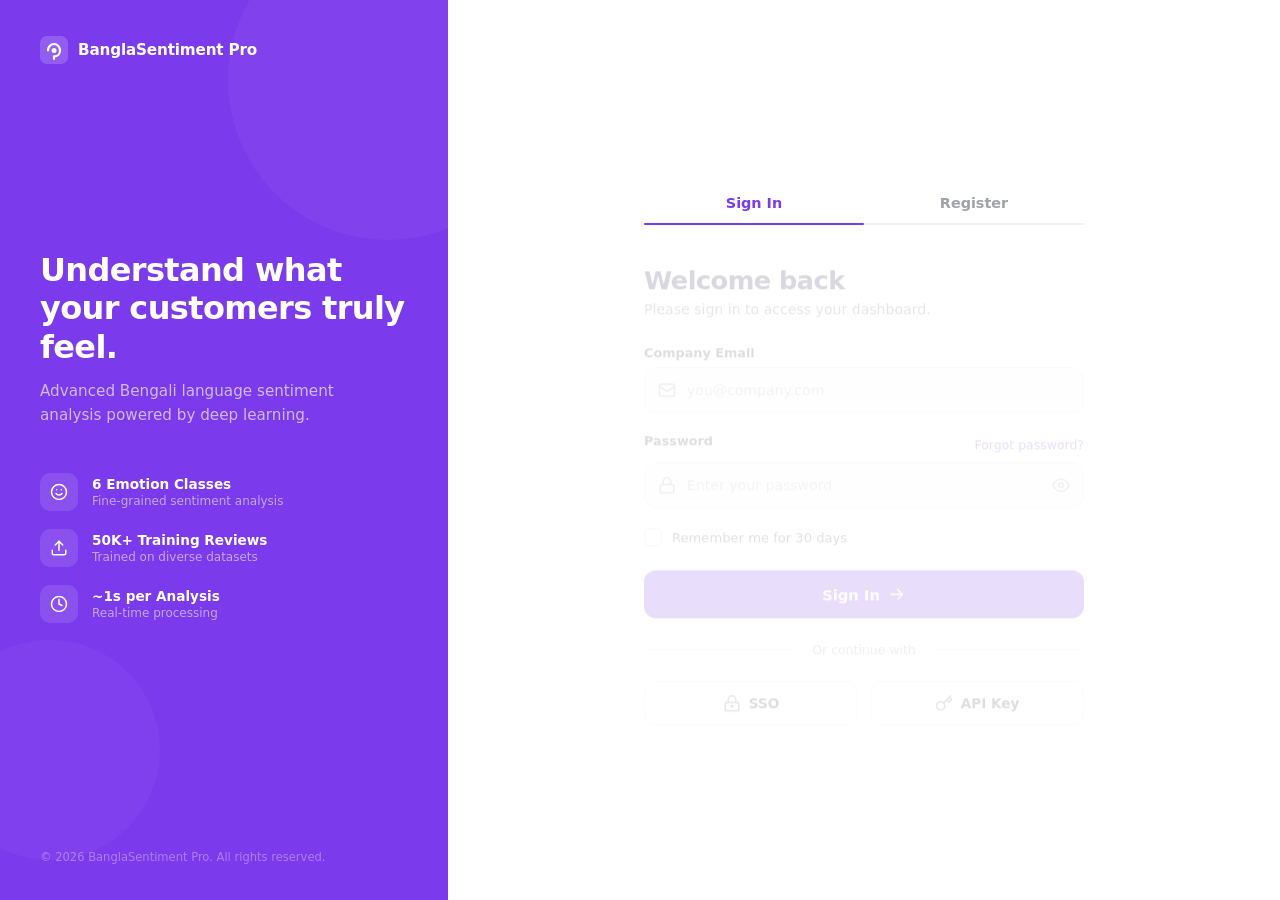
<file: SentimentPro/index.html>
<!DOCTYPE html>
<html lang="en">
<head>
    <meta charset="UTF-8">
    <meta name="viewport" content="width=device-width, initial-scale=1.0">
    <meta name="description" content="BanglaSentiment Pro — Advanced Bengali language sentiment analysis powered by deep learning.">
    <title>BanglaSentiment Pro</title>
    <meta http-equiv="refresh" content="0;url=html/login.html">
    <style>
        body {
            margin: 0;
            min-height: 100vh;
            display: flex;
            align-items: center;
            justify-content: center;
            background: #F5F3FF;
            font-family: 'Inter', system-ui, sans-serif;
            color: #7C3AED;
        }
        .loader {
            text-align: center;
        }
        .spinner {
            width: 36px;
            height: 36px;
            border: 3px solid #EDE9FE;
            border-top-color: #7C3AED;
            border-radius: 50%;
            animation: spin 0.8s linear infinite;
            margin: 0 auto 16px;
        }
        @keyframes spin { to { transform: rotate(360deg); } }
        p { font-size: 0.9rem; font-weight: 500; }
    </style>
</head>
<body>
    <div class="loader">
        <div class="spinner"></div>
        <p>Loading BanglaSentiment Pro…</p>
    </div>
</body>
</html>
</file>
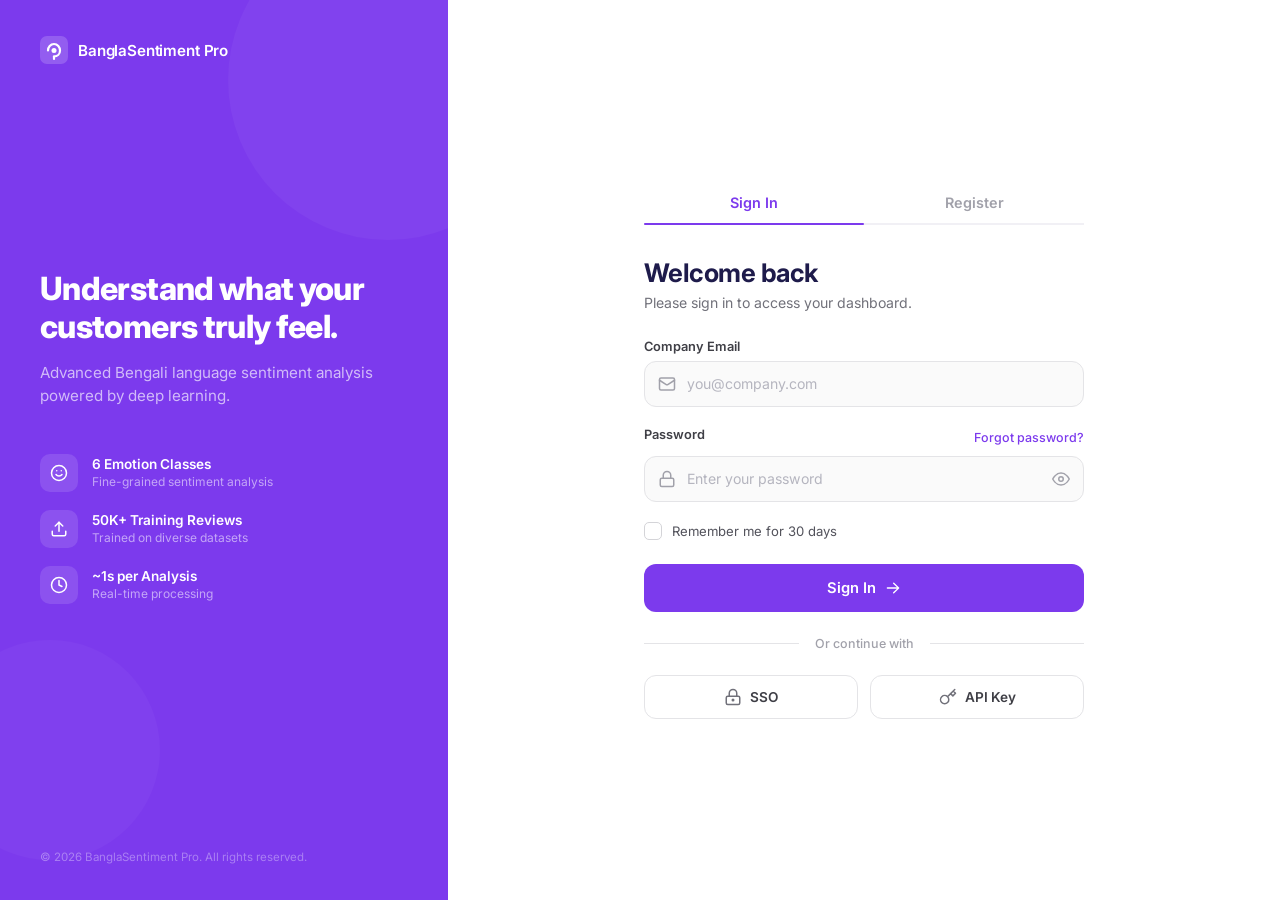
<file: SentimentPro/html/analysis.html>
<!DOCTYPE html>
<html lang="en">
<head>
    <meta charset="UTF-8">
    <meta name="viewport" content="width=device-width, initial-scale=1.0">
    <meta name="description" content="Create a new sentiment analysis — input Bengali text, upload files, or paste bulk data for AI-powered analysis.">
    <title>BanglaSentiment Pro — New Analysis</title>
    <link rel="preconnect" href="https://fonts.googleapis.com">
    <link rel="preconnect" href="https://fonts.gstatic.com" crossorigin>
    <link href="https://fonts.googleapis.com/css2?family=Inter:wght@400;500;600;700;800&family=Noto+Sans+Bengali:wght@400;500;600;700&display=swap" rel="stylesheet">
        <link rel="icon" type="image/svg+xml" href="data:image/svg+xml,<svg xmlns='http://www.w3.org/2000/svg' viewBox='0 0 28 28'><rect width='28' height='28' rx='7' fill='%237C3AED'/><circle cx='14' cy='14.5' r='2.5' fill='white'/></svg>">
<link rel="stylesheet" href="../css/dashboard.css">
        <link rel="icon" type="image/svg+xml" href="data:image/svg+xml,<svg xmlns='http://www.w3.org/2000/svg' viewBox='0 0 28 28'><rect width='28' height='28' rx='7' fill='%237C3AED'/><circle cx='14' cy='14.5' r='2.5' fill='white'/></svg>">
<link rel="stylesheet" href="../css/analysis.css">
    <link rel="stylesheet" href="../css/toast.css">
    <link rel="stylesheet" href="../css/theme.css">
</head>
<body>
    <script src="../js/theme.js"></script>
    <div class="app-layout">

        <!-- ===== SIDEBAR (same as dashboard) ===== -->
        <aside class="sidebar" id="sidebar">
            <div class="sidebar-brand">
                <svg class="sidebar-logo" viewBox="0 0 28 28" fill="none" xmlns="http://www.w3.org/2000/svg">
                    <rect width="28" height="28" rx="7" fill="#7C3AED"/>
                    <path d="M8 14.5C8 11 10.5 8 14 8C17.5 8 20 11 20 14.5C20 18 17.5 20.5 14 20.5" stroke="#fff" stroke-width="2.2" stroke-linecap="round"/>
                    <circle cx="14" cy="14.5" r="2.5" fill="#fff"/>
                    <path d="M14 20.5V23" stroke="#fff" stroke-width="2.2" stroke-linecap="round"/>
                </svg>
                <span class="sidebar-brand-name">BanglaSentiment</span>
            </div>

            <nav class="sidebar-nav" aria-label="Main navigation">
                <ul class="nav-list">
                    <li><a href="dashboard.html" class="nav-link" id="navDashboard">
                        <svg viewBox="0 0 24 24" fill="none" stroke="currentColor" stroke-width="2" stroke-linecap="round" stroke-linejoin="round"><rect x="3" y="3" width="7" height="7" rx="1"/><rect x="14" y="3" width="7" height="7" rx="1"/><rect x="3" y="14" width="7" height="7" rx="1"/><rect x="14" y="14" width="7" height="7" rx="1"/></svg>
                        <span>Dashboard</span>
                    </a></li>
                    <li><a href="analysis.html" class="nav-link active" id="navNewAnalysis">
                        <svg viewBox="0 0 24 24" fill="none" stroke="currentColor" stroke-width="2" stroke-linecap="round" stroke-linejoin="round"><circle cx="12" cy="12" r="10"/><line x1="12" y1="8" x2="12" y2="16"/><line x1="8" y1="12" x2="16" y2="12"/></svg>
                        <span>New Analysis</span>
                    </a></li>
                    <li><a href="results.html" class="nav-link" id="navResults">
                        <svg viewBox="0 0 24 24" fill="none" stroke="currentColor" stroke-width="2" stroke-linecap="round" stroke-linejoin="round"><path d="M14 2H6a2 2 0 0 0-2 2v16a2 2 0 0 0 2 2h12a2 2 0 0 0 2-2V8z"/><polyline points="14 2 14 8 20 8"/><line x1="16" y1="13" x2="8" y2="13"/><line x1="16" y1="17" x2="8" y2="17"/></svg>
                        <span>Results</span>
                    </a></li>
                    <li><a href="history.html" class="nav-link" id="navHistory">
                        <svg viewBox="0 0 24 24" fill="none" stroke="currentColor" stroke-width="2" stroke-linecap="round" stroke-linejoin="round"><circle cx="12" cy="12" r="10"/><polyline points="12 6 12 12 16 14"/></svg>
                        <span>History</span>
                    </a></li>
                    <li><a href="settings.html" class="nav-link" id="navSettings">
                        <svg viewBox="0 0 24 24" fill="none" stroke="currentColor" stroke-width="2" stroke-linecap="round" stroke-linejoin="round"><circle cx="12" cy="12" r="3"/><path d="M19.4 15a1.65 1.65 0 0 0 .33 1.82l.06.06a2 2 0 0 1-2.83 2.83l-.06-.06a1.65 1.65 0 0 0-1.82-.33 1.65 1.65 0 0 0-1 1.51V21a2 2 0 0 1-4 0v-.09A1.65 1.65 0 0 0 9 19.4a1.65 1.65 0 0 0-1.82.33l-.06.06a2 2 0 0 1-2.83-2.83l.06-.06A1.65 1.65 0 0 0 4.68 15a1.65 1.65 0 0 0-1.51-1H3a2 2 0 0 1 0-4h.09A1.65 1.65 0 0 0 4.6 9a1.65 1.65 0 0 0-.33-1.82l-.06-.06a2 2 0 0 1 2.83-2.83l.06.06A1.65 1.65 0 0 0 9 4.68a1.65 1.65 0 0 0 1-1.51V3a2 2 0 0 1 4 0v.09a1.65 1.65 0 0 0 1 1.51 1.65 1.65 0 0 0 1.82-.33l.06-.06a2 2 0 0 1 2.83 2.83l-.06.06A1.65 1.65 0 0 0 19.4 9a1.65 1.65 0 0 0 1.51 1H21a2 2 0 0 1 0 4h-.09a1.65 1.65 0 0 0-1.51 1z"/></svg>
                        <span>Settings</span>
                    </a></li>
                </ul>
            </nav>

            <div class="sidebar-bottom">
                <a href="#" class="nav-link" id="navHelp">
                    <svg viewBox="0 0 24 24" fill="none" stroke="currentColor" stroke-width="2" stroke-linecap="round" stroke-linejoin="round"><circle cx="12" cy="12" r="10"/><path d="M9.09 9a3 3 0 0 1 5.83 1c0 2-3 3-3 3"/><line x1="12" y1="17" x2="12.01" y2="17"/></svg>
                    <span>Help</span>
                </a>
                <a href="login.html" class="nav-link" id="navLogout">
                    <svg viewBox="0 0 24 24" fill="none" stroke="currentColor" stroke-width="2" stroke-linecap="round" stroke-linejoin="round"><path d="M9 21H5a2 2 0 0 1-2-2V5a2 2 0 0 1 2-2h4"/><polyline points="16 17 21 12 16 7"/><line x1="21" y1="12" x2="9" y2="12"/></svg>
                    <span>Logout</span>
                </a>
            </div>
        </aside>

        <!-- ===== MAIN CONTENT ===== -->
        <main class="main-content">
            <!-- Header -->
            <header class="page-header">
                <div>
                    <h1 class="page-title">Create New Analysis</h1>
                    <p class="page-subtitle">Choose how you want to input your data.</p>
                </div>
            </header>

            <!-- Input Method Tabs -->
            <div class="method-tabs" role="tablist" id="methodTabs">
                <button class="method-tab active" role="tab" data-tab="single" id="tabSingle">
                    <svg viewBox="0 0 24 24" fill="none" stroke="currentColor" stroke-width="2" stroke-linecap="round" stroke-linejoin="round"><path d="M21 15a2 2 0 0 1-2 2H7l-4 4V5a2 2 0 0 1 2-2h14a2 2 0 0 1 2 2z"/></svg>
                    <span>Single Comment</span>
                </button>
                <button class="method-tab" role="tab" data-tab="bulk" id="tabBulk">
                    <svg viewBox="0 0 24 24" fill="none" stroke="currentColor" stroke-width="2" stroke-linecap="round" stroke-linejoin="round"><path d="M14 2H6a2 2 0 0 0-2 2v16a2 2 0 0 0 2 2h12a2 2 0 0 0 2-2V8z"/><polyline points="14 2 14 8 20 8"/><line x1="16" y1="13" x2="8" y2="13"/><line x1="16" y1="17" x2="8" y2="17"/></svg>
                    <span>Bulk Paste</span>
                </button>
                <button class="method-tab" role="tab" data-tab="upload" id="tabUpload">
                    <svg viewBox="0 0 24 24" fill="none" stroke="currentColor" stroke-width="2" stroke-linecap="round" stroke-linejoin="round"><path d="M21 15v4a2 2 0 0 1-2 2H5a2 2 0 0 1-2-2v-4"/><polyline points="17 8 12 3 7 8"/><line x1="12" y1="3" x2="12" y2="15"/></svg>
                    <span>Upload Preview</span>
                </button>
                <button class="method-tab" role="tab" data-tab="api" id="tabApi">
                    <svg viewBox="0 0 24 24" fill="none" stroke="currentColor" stroke-width="2" stroke-linecap="round" stroke-linejoin="round"><polyline points="16 18 22 12 16 6"/><polyline points="8 6 2 12 8 18"/></svg>
                    <span>API Docs</span>
                </button>
            </div>

            <!-- ===== TAB PANELS ===== -->

            <!-- Single Comment Panel -->
            <div class="tab-panel active" id="panelSingle" data-panel="single">
                <div class="input-card">
                    <label class="input-label" for="bengaliInput">Bengali Text Input</label>
                    <div class="textarea-wrap" id="textareaWrap">
                        <textarea
                            id="bengaliInput"
                            class="bengali-textarea"
                            lang="bn"
                            placeholder="এখানে বাংলা লিখুন... (Write your review here...)"
                            rows="6"
                        ></textarea>
                        <div class="textarea-actions">
                            <span class="char-count" id="charCount">0 / 2,000</span>
                            <div class="textarea-btns">
                                <button type="button" class="icon-btn" id="micBtn" aria-label="Voice input">
                                    <svg viewBox="0 0 24 24" fill="none" stroke="currentColor" stroke-width="2" stroke-linecap="round" stroke-linejoin="round"><path d="M12 1a3 3 0 0 0-3 3v8a3 3 0 0 0 6 0V4a3 3 0 0 0-3-3z"/><path d="M19 10v2a7 7 0 0 1-14 0v-2"/><line x1="12" y1="19" x2="12" y2="23"/><line x1="8" y1="23" x2="16" y2="23"/></svg>
                                </button>
                                <button type="button" class="icon-btn" id="clearBtn" aria-label="Clear text">
                                    <svg viewBox="0 0 24 24" fill="none" stroke="currentColor" stroke-width="2" stroke-linecap="round" stroke-linejoin="round"><circle cx="12" cy="12" r="10"/><line x1="15" y1="9" x2="9" y2="15"/><line x1="9" y1="9" x2="15" y2="15"/></svg>
                                </button>
                            </div>
                        </div>
                    </div>

                    <!-- Quick Samples -->
                    <div class="samples-section">
                        <span class="samples-label">Quick Samples</span>
                        <div class="sample-chips">
                            <button class="sample-chip" data-text="পণ্যটি খুব ভালো">
                                <span class="chip-bengali">পণ্যটি খুব ভালো</span>
                                <span class="chip-english">Product is very good</span>
                            </button>
                            <button class="sample-chip" data-text="দাম অনেক বেশি">
                                <span class="chip-bengali">দাম অনেক বেশি</span>
                                <span class="chip-english">Price is too high</span>
                            </button>
                            <button class="sample-chip" data-text="ডেলিভারি দেরিতে এলো">
                                <span class="chip-bengali">ডেলিভারি দেরিতে এলো</span>
                                <span class="chip-english">Delivery was late</span>
                            </button>
                        </div>
                    </div>
                </div>
            </div>

            <!-- Bulk Paste Panel -->
            <div class="tab-panel" id="panelBulk" data-panel="bulk">
                <div class="input-card">
                    <label class="input-label" for="bulkInput">Bulk Text Input</label>
                    <p class="input-hint">Paste multiple reviews, one per line.</p>
                    <div class="textarea-wrap">
                        <textarea
                            id="bulkInput"
                            class="bengali-textarea"
                            placeholder="পণ্যটি খুব ভালো&#10;দাম অনেক বেশি&#10;ডেলিভারি দেরিতে এলো&#10;...&#10;(Paste one review per line)"
                            rows="8"
                        ></textarea>
                    </div>
                    <p class="input-meta"><strong>0</strong> reviews detected</p>
                </div>
            </div>

            <!-- Upload File Panel -->
            <div class="tab-panel" id="panelUpload" data-panel="upload">
                <div class="input-card">
                    <label class="input-label">Upload Preview</label>
                    <div class="upload-zone" id="uploadZone">
                        <svg viewBox="0 0 48 48" fill="none" stroke="#A78BFA" stroke-width="2" stroke-linecap="round" stroke-linejoin="round" width="48" height="48"><path d="M30 32l-6-6-6 6"/><path d="M24 26v14"/><path d="M40.78 35.37A8 8 0 0 0 36 20h-2.18A12 12 0 1 0 8 28"/><path d="M30 32l-6-6-6 6"/></svg>
                        <p class="upload-title">File upload is not enabled in this backend</p>
                        <p class="upload-hint">Use Bulk Paste for multiple reviews.</p>
                        <input type="file" id="fileInput" class="file-input" accept=".csv,.txt,.xlsx">
                    </div>
                </div>
            </div>

            <!-- API Integration Panel -->
            <div class="tab-panel" id="panelApi" data-panel="api">
                <div class="input-card">
                    <label class="input-label">Local API Contract</label>
                    <div class="api-info">
                        <div class="api-code-block">
                            <div class="code-header">
                                <span>cURL Example</span>
                                <button class="copy-btn" id="copyApiBtn">
                                    <svg viewBox="0 0 24 24" fill="none" stroke="currentColor" stroke-width="2" stroke-linecap="round" stroke-linejoin="round" width="14" height="14"><rect x="9" y="9" width="13" height="13" rx="2"/><path d="M5 15H4a2 2 0 0 1-2-2V4a2 2 0 0 1 2-2h9a2 2 0 0 1 2 2v1"/></svg>
                                    Copy
                                </button>
                            </div>
                            <pre class="code-body"><code>curl -X POST http://localhost:8000/predict \
  -H "Authorization: Bearer YOUR_JWT_TOKEN" \
  -H "Content-Type: application/json" \
  -d '{"text": "এই পণ্যটি খুব ভালো লেগেছে"}'</code></pre>
                        </div>
                        <p class="api-note">Login first, then use the returned JWT access token.</p>
                    </div>
                </div>
            </div>

            <!-- Analyse Button -->
            <div class="analyse-bar">
                <button class="analyse-btn" id="analyseBtn">
                    <span>Analyse</span>
                    <svg viewBox="0 0 20 20" fill="currentColor" width="18" height="18"><path fill-rule="evenodd" d="M3 10a.75.75 0 01.75-.75h10.638L10.23 5.29a.75.75 0 111.04-1.08l5.5 5.25a.75.75 0 010 1.08l-5.5 5.25a.75.75 0 11-1.04-1.08l4.158-3.96H3.75A.75.75 0 013 10z" clip-rule="evenodd"/></svg>
                </button>
            </div>

            <!-- How It Works -->
            <div class="how-it-works" id="howItWorks">
                <button class="hiw-toggle" id="hiwToggle">
                    <svg class="hiw-chevron" viewBox="0 0 24 24" fill="none" stroke="currentColor" stroke-width="2.5" stroke-linecap="round" stroke-linejoin="round"><polyline points="6 9 12 15 18 9"/></svg>
                    <span>How it works?</span>
                </button>
                <div class="hiw-content" id="hiwContent">
                    <div class="hiw-steps">
                        <div class="hiw-step">
                            <div class="hiw-icon">
                                <svg viewBox="0 0 24 24" fill="none" stroke="currentColor" stroke-width="2" stroke-linecap="round" stroke-linejoin="round"><path d="M11 4H4a2 2 0 0 0-2 2v14a2 2 0 0 0 2 2h14a2 2 0 0 0 2-2v-7"/><path d="M18.5 2.5a2.121 2.121 0 0 1 3 3L12 15l-4 1 1-4 9.5-9.5z"/></svg>
                            </div>
                            <div class="hiw-num">1</div>
                            <strong class="hiw-title">Input Text</strong>
                            <p class="hiw-desc">Provide Bengali reviews</p>
                        </div>
                        <div class="hiw-connector" aria-hidden="true">
                            <svg viewBox="0 0 40 12" fill="none"><path d="M0 6h32m0 0l-5-5m5 5l-5 5" stroke="#D8B4FE" stroke-width="2" stroke-linecap="round" stroke-linejoin="round"/></svg>
                        </div>
                        <div class="hiw-step">
                            <div class="hiw-icon">
                                <svg viewBox="0 0 24 24" fill="none" stroke="currentColor" stroke-width="2" stroke-linecap="round" stroke-linejoin="round"><path d="M12 2a5 5 0 0 1 5 5v3a5 5 0 0 1-10 0V7a5 5 0 0 1 5-5z"/><path d="M3.34 17a10 10 0 0 0 17.32 0"/></svg>
                            </div>
                            <div class="hiw-num">2</div>
                            <strong class="hiw-title">AI Analysis</strong>
                            <p class="hiw-desc">Our model analyses sentiment &amp; emotion</p>
                        </div>
                        <div class="hiw-connector" aria-hidden="true">
                            <svg viewBox="0 0 40 12" fill="none"><path d="M0 6h32m0 0l-5-5m5 5l-5 5" stroke="#D8B4FE" stroke-width="2" stroke-linecap="round" stroke-linejoin="round"/></svg>
                        </div>
                        <div class="hiw-step">
                            <div class="hiw-icon">
                                <svg viewBox="0 0 24 24" fill="none" stroke="currentColor" stroke-width="2" stroke-linecap="round" stroke-linejoin="round"><path d="M21 12V7H5a2 2 0 0 1 0-4h14v4"/><path d="M3 5v14a2 2 0 0 0 2 2h16v-5"/><path d="M18 12a2 2 0 0 0 0 4h4v-4Z"/></svg>
                            </div>
                            <div class="hiw-num">3</div>
                            <strong class="hiw-title">Get Insights</strong>
                            <p class="hiw-desc">View detailed results and export</p>
                        </div>
                    </div>
                </div>
            </div>
        </main>
    </div>

    <script src="../js/api.js"></script>
    <script src="../js/analysis.js"></script>
</body>
</html>
</file>
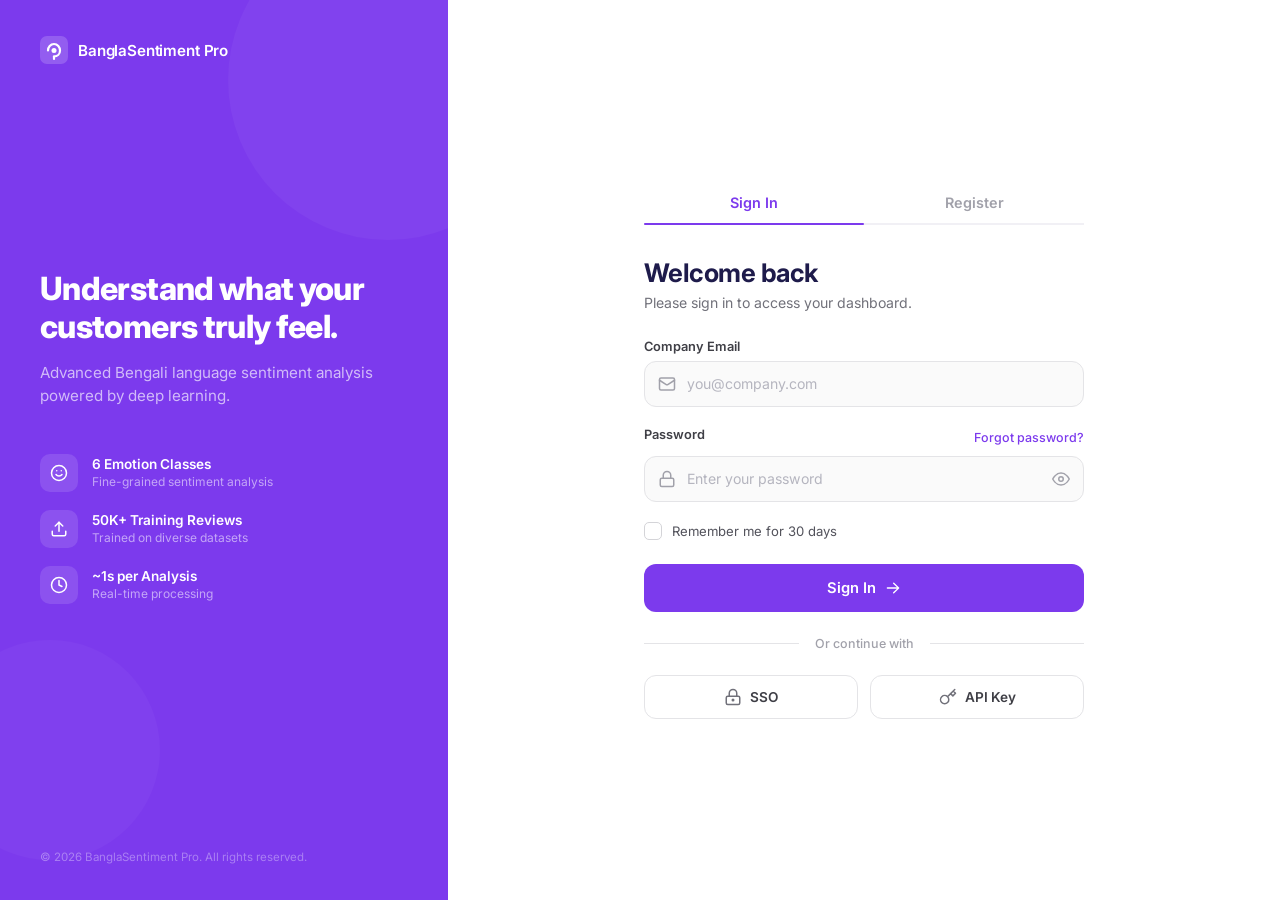
<file: SentimentPro/html/dashboard.html>
<!DOCTYPE html>
<html lang="en">
<head>
    <meta charset="UTF-8">
    <meta name="viewport" content="width=device-width, initial-scale=1.0">
    <meta name="description" content="BanglaSentiment Pro Dashboard — Monitor your sentiment analyses and customer insights at a glance.">
    <title>BanglaSentiment Pro — Dashboard</title>
    <link rel="preconnect" href="https://fonts.googleapis.com">
    <link rel="preconnect" href="https://fonts.gstatic.com" crossorigin>
    <link href="https://fonts.googleapis.com/css2?family=Inter:wght@400;500;600;700;800&display=swap" rel="stylesheet">
        <link rel="icon" type="image/svg+xml" href="data:image/svg+xml,<svg xmlns='http://www.w3.org/2000/svg' viewBox='0 0 28 28'><rect width='28' height='28' rx='7' fill='%237C3AED'/><circle cx='14' cy='14.5' r='2.5' fill='white'/></svg>">
<link rel="stylesheet" href="../css/dashboard.css">
    <link rel="stylesheet" href="../css/toast.css">
    <link rel="stylesheet" href="../css/theme.css">
</head>
<body>
    <script src="../js/theme.js"></script>
    <div class="app-layout">

        <!-- ===== SIDEBAR ===== -->
        <aside class="sidebar" id="sidebar">
            <!-- Logo -->
            <div class="sidebar-brand">
                <svg class="sidebar-logo" viewBox="0 0 28 28" fill="none" xmlns="http://www.w3.org/2000/svg">
                    <rect width="28" height="28" rx="7" fill="#7C3AED"/>
                    <path d="M8 14.5C8 11 10.5 8 14 8C17.5 8 20 11 20 14.5C20 18 17.5 20.5 14 20.5" stroke="#fff" stroke-width="2.2" stroke-linecap="round"/>
                    <circle cx="14" cy="14.5" r="2.5" fill="#fff"/>
                    <path d="M14 20.5V23" stroke="#fff" stroke-width="2.2" stroke-linecap="round"/>
                </svg>
                <span class="sidebar-brand-name">BanglaSentiment</span>
            </div>

            <!-- Nav links -->
            <nav class="sidebar-nav" aria-label="Main navigation">
                <ul class="nav-list">
                    <li>
                        <a href="dashboard.html" class="nav-link active" id="navDashboard">
                            <svg viewBox="0 0 24 24" fill="none" stroke="currentColor" stroke-width="2" stroke-linecap="round" stroke-linejoin="round"><rect x="3" y="3" width="7" height="7" rx="1"/><rect x="14" y="3" width="7" height="7" rx="1"/><rect x="3" y="14" width="7" height="7" rx="1"/><rect x="14" y="14" width="7" height="7" rx="1"/></svg>
                            <span>Dashboard</span>
                        </a>
                    </li>
                    <li>
                        <a href="analysis.html" class="nav-link" id="navNewAnalysis">
                            <svg viewBox="0 0 24 24" fill="none" stroke="currentColor" stroke-width="2" stroke-linecap="round" stroke-linejoin="round"><circle cx="12" cy="12" r="10"/><line x1="12" y1="8" x2="12" y2="16"/><line x1="8" y1="12" x2="16" y2="12"/></svg>
                            <span>New Analysis</span>
                        </a>
                    </li>
                    <li>
                        <a href="results.html" class="nav-link" id="navResults">
                            <svg viewBox="0 0 24 24" fill="none" stroke="currentColor" stroke-width="2" stroke-linecap="round" stroke-linejoin="round"><path d="M14 2H6a2 2 0 0 0-2 2v16a2 2 0 0 0 2 2h12a2 2 0 0 0 2-2V8z"/><polyline points="14 2 14 8 20 8"/><line x1="16" y1="13" x2="8" y2="13"/><line x1="16" y1="17" x2="8" y2="17"/></svg>
                            <span>Results</span>
                        </a>
                    </li>
                    <li>
                        <a href="history.html" class="nav-link" id="navHistory">
                            <svg viewBox="0 0 24 24" fill="none" stroke="currentColor" stroke-width="2" stroke-linecap="round" stroke-linejoin="round"><circle cx="12" cy="12" r="10"/><polyline points="12 6 12 12 16 14"/></svg>
                            <span>History</span>
                        </a>
                    </li>
                    <li>
                        <a href="settings.html" class="nav-link" id="navSettings">
                            <svg viewBox="0 0 24 24" fill="none" stroke="currentColor" stroke-width="2" stroke-linecap="round" stroke-linejoin="round"><circle cx="12" cy="12" r="3"/><path d="M19.4 15a1.65 1.65 0 0 0 .33 1.82l.06.06a2 2 0 0 1-2.83 2.83l-.06-.06a1.65 1.65 0 0 0-1.82-.33 1.65 1.65 0 0 0-1 1.51V21a2 2 0 0 1-4 0v-.09A1.65 1.65 0 0 0 9 19.4a1.65 1.65 0 0 0-1.82.33l-.06.06a2 2 0 0 1-2.83-2.83l.06-.06A1.65 1.65 0 0 0 4.68 15a1.65 1.65 0 0 0-1.51-1H3a2 2 0 0 1 0-4h.09A1.65 1.65 0 0 0 4.6 9a1.65 1.65 0 0 0-.33-1.82l-.06-.06a2 2 0 0 1 2.83-2.83l.06.06A1.65 1.65 0 0 0 9 4.68a1.65 1.65 0 0 0 1-1.51V3a2 2 0 0 1 4 0v.09a1.65 1.65 0 0 0 1 1.51 1.65 1.65 0 0 0 1.82-.33l.06-.06a2 2 0 0 1 2.83 2.83l-.06.06A1.65 1.65 0 0 0 19.4 9a1.65 1.65 0 0 0 1.51 1H21a2 2 0 0 1 0 4h-.09a1.65 1.65 0 0 0-1.51 1z"/></svg>
                            <span>Settings</span>
                        </a>
                    </li>
                </ul>
            </nav>

            <!-- Bottom links -->
            <div class="sidebar-bottom">
                <a href="#" class="nav-link" id="navHelp">
                    <svg viewBox="0 0 24 24" fill="none" stroke="currentColor" stroke-width="2" stroke-linecap="round" stroke-linejoin="round"><circle cx="12" cy="12" r="10"/><path d="M9.09 9a3 3 0 0 1 5.83 1c0 2-3 3-3 3"/><line x1="12" y1="17" x2="12.01" y2="17"/></svg>
                    <span>Help</span>
                </a>
                <a href="login.html" class="nav-link" id="navLogout">
                    <svg viewBox="0 0 24 24" fill="none" stroke="currentColor" stroke-width="2" stroke-linecap="round" stroke-linejoin="round"><path d="M9 21H5a2 2 0 0 1-2-2V5a2 2 0 0 1 2-2h4"/><polyline points="16 17 21 12 16 7"/><line x1="21" y1="12" x2="9" y2="12"/></svg>
                    <span>Logout</span>
                </a>
            </div>
        </aside>

        <!-- ===== MAIN CONTENT ===== -->
        <main class="main-content">
            <!-- Top bar -->
            <header class="top-bar">
                <div class="greeting">
                    <h1 class="greeting-text">Loading account...</h1>
                    <p class="greeting-sub">Here's what's happening with your analyses.</p>
                </div>
                <button class="new-analysis-btn" id="newAnalysisBtn">
                    <svg viewBox="0 0 20 20" fill="currentColor" width="18" height="18"><path d="M10 3a1 1 0 011 1v5h5a1 1 0 110 2h-5v5a1 1 0 11-2 0v-5H4a1 1 0 110-2h5V4a1 1 0 011-1z"/></svg>
                    <span>New Analysis</span>
                </button>
            </header>

            <!-- Metric Cards -->
            <div class="metrics-grid">
                <div class="metric-card">
                    <div class="metric-icon-wrap blue">
                        <svg viewBox="0 0 24 24" fill="none" stroke="currentColor" stroke-width="2" stroke-linecap="round" stroke-linejoin="round"><path d="M14 2H6a2 2 0 0 0-2 2v16a2 2 0 0 0 2 2h12a2 2 0 0 0 2-2V8z"/><polyline points="14 2 14 8 20 8"/></svg>
                    </div>
                    <div class="metric-body">
                        <span class="metric-label">Total Analyses</span>
                        <div class="metric-row">
                            <span class="metric-value" data-target="0">0</span>
                            <span class="trend up">
                                <svg viewBox="0 0 16 16" fill="currentColor" width="12" height="12"><path d="M8 4l4 4H4l4-4z"/></svg>
                                Live
                            </span>
                        </div>
                    </div>
                </div>

                <div class="metric-card">
                    <div class="metric-icon-wrap purple">
                        <svg viewBox="0 0 24 24" fill="none" stroke="currentColor" stroke-width="2" stroke-linecap="round" stroke-linejoin="round"><path d="M21 15a2 2 0 0 1-2 2H7l-4 4V5a2 2 0 0 1 2-2h14a2 2 0 0 1 2 2z"/></svg>
                    </div>
                    <div class="metric-body">
                        <span class="metric-label">Total Reviews</span>
                        <div class="metric-row">
                            <span class="metric-value" data-target="0">0</span>
                            <span class="trend up">
                                <svg viewBox="0 0 16 16" fill="currentColor" width="12" height="12"><path d="M8 4l4 4H4l4-4z"/></svg>
                                Live
                            </span>
                        </div>
                    </div>
                </div>

                <div class="metric-card">
                    <div class="metric-icon-wrap green">
                        <svg viewBox="0 0 24 24" fill="none" stroke="currentColor" stroke-width="2" stroke-linecap="round" stroke-linejoin="round"><circle cx="12" cy="12" r="10"/><path d="M8 14s1.5 2 4 2 4-2 4-2"/><line x1="9" y1="9" x2="9.01" y2="9"/><line x1="15" y1="9" x2="15.01" y2="9"/></svg>
                    </div>
                    <div class="metric-body">
                        <span class="metric-label">Positive Sentiment</span>
                        <div class="metric-row">
                            <span class="metric-value" data-target="0" data-suffix="%">0%</span>
                            <span class="trend up">
                                <svg viewBox="0 0 16 16" fill="currentColor" width="12" height="12"><path d="M8 4l4 4H4l4-4z"/></svg>
                                Live
                            </span>
                        </div>
                    </div>
                </div>

                <div class="metric-card">
                    <div class="metric-icon-wrap red">
                        <svg viewBox="0 0 24 24" fill="none" stroke="currentColor" stroke-width="2" stroke-linecap="round" stroke-linejoin="round"><circle cx="12" cy="12" r="10"/><path d="M16 16s-1.5-2-4-2-4 2-4 2"/><line x1="9" y1="9" x2="9.01" y2="9"/><line x1="15" y1="9" x2="15.01" y2="9"/></svg>
                    </div>
                    <div class="metric-body">
                        <span class="metric-label">Negative Sentiment</span>
                        <div class="metric-row">
                            <span class="metric-value" data-target="0" data-suffix="%">0%</span>
                            <span class="trend down">
                                <svg viewBox="0 0 16 16" fill="currentColor" width="12" height="12"><path d="M8 12l4-4H4l4 4z"/></svg>
                                Live
                            </span>
                        </div>
                    </div>
                </div>
            </div>

            <!-- Empty State -->
            <div class="empty-state" id="emptyState">
                <div class="empty-illustration" aria-hidden="true">
                    <svg viewBox="0 0 200 160" fill="none" xmlns="http://www.w3.org/2000/svg">
                        <!-- Document bg -->
                        <rect x="50" y="16" width="100" height="128" rx="10" fill="#EDE9FE"/>
                        <rect x="58" y="28" width="84" height="104" rx="6" fill="#fff"/>
                        <!-- Lines -->
                        <rect x="70" y="44" width="40" height="6" rx="3" fill="#D8B4FE"/>
                        <rect x="70" y="58" width="60" height="5" rx="2.5" fill="#EDE9FE"/>
                        <rect x="70" y="70" width="55" height="5" rx="2.5" fill="#EDE9FE"/>
                        <rect x="70" y="82" width="48" height="5" rx="2.5" fill="#EDE9FE"/>
                        <!-- Mini chart bars -->
                        <rect x="72" y="104" width="12" height="20" rx="3" fill="#7C3AED" opacity="0.7"/>
                        <rect x="90" y="112" width="12" height="12" rx="3" fill="#A78BFA"/>
                        <rect x="108" y="108" width="12" height="16" rx="3" fill="#C4B5FD"/>
                        <!-- Chart icon overlay -->
                        <circle cx="138" cy="40" r="20" fill="#7C3AED" opacity="0.12"/>
                        <path d="M130 46V36l6 4 6-8 6 6" stroke="#7C3AED" stroke-width="2.5" stroke-linecap="round" stroke-linejoin="round"/>
                        <!-- Sparkle -->
                        <circle cx="60" cy="22" r="4" fill="#FBBF24"/>
                        <circle cx="152" cy="80" r="3" fill="#34D399"/>
                        <circle cx="48" cy="100" r="3" fill="#F472B6"/>
                    </svg>
                </div>
                <h2 class="empty-title">No analysis yet!</h2>
                <p class="empty-subtitle">Create your first analysis to start unlocking customer insights.</p>
                <button class="cta-btn" id="createAnalysisBtn">
                    <svg viewBox="0 0 20 20" fill="currentColor" width="18" height="18"><path d="M10 3a1 1 0 011 1v5h5a1 1 0 110 2h-5v5a1 1 0 11-2 0v-5H4a1 1 0 110-2h5V4a1 1 0 011-1z"/></svg>
                    <span>Create New Analysis</span>
                </button>
            </div>

            <!-- Recent Analyses (Hidden by default, shown via JS if data exists) -->
            <div class="s-card" id="recentAnalyses" style="display: none; margin-top: 24px;">
                <div class="s-card-header" style="display: flex; justify-content: space-between; align-items: center; margin-bottom: 16px;">
                    <div>
                        <h3 class="s-card-title">Recent Analyses</h3>
                        <p class="s-card-desc">Your most recent prediction results.</p>
                    </div>
                    <a href="history.html" class="btn-sm" style="text-decoration: none;">View All</a>
                </div>
                
                <div class="table-wrap">
                    <table class="history-table" style="width: 100%; border-collapse: collapse; text-align: left;">
                        <thead>
                            <tr style="border-bottom: 1px solid var(--border-color); color: var(--text-secondary); font-size: 0.85rem;">
                                <th style="padding: 12px 16px;">Input Text</th>
                                <th style="padding: 12px 16px;">Sentiment</th>
                                <th style="padding: 12px 16px;">Confidence</th>
                                <th style="padding: 12px 16px;">Date</th>
                            </tr>
                        </thead>
                        <tbody id="recentAnalysesBody">
                            <!-- Rows injected by JS -->
                        </tbody>
                    </table>
                </div>
            </div>
        </main>
    </div>

    <script src="../js/api.js"></script>
    <script src="../js/dashboard.js"></script>
</body>
</html>
</file>
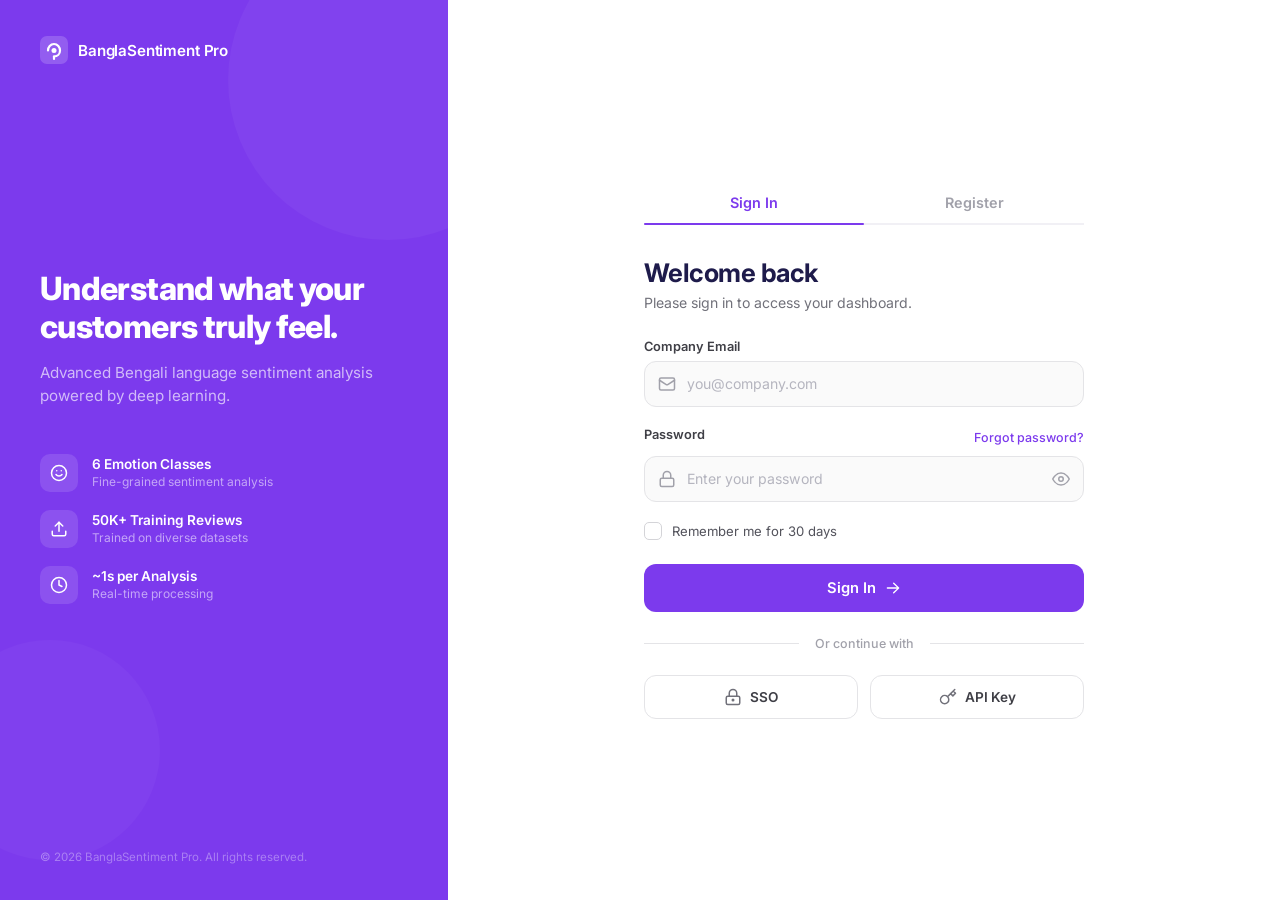
<file: SentimentPro/html/history.html>
<!DOCTYPE html>
<html lang="en">
<head>
    <meta charset="UTF-8">
    <meta name="viewport" content="width=device-width, initial-scale=1.0">
    <meta name="description" content="BanglaSentiment Pro — View your complete analysis history and track all past sentiment analyses.">
    <title>BanglaSentiment Pro — History</title>
    <link rel="preconnect" href="https://fonts.googleapis.com">
    <link rel="preconnect" href="https://fonts.gstatic.com" crossorigin>
    <link href="https://fonts.googleapis.com/css2?family=Inter:wght@400;500;600;700;800&family=Noto+Sans+Bengali:wght@400;500;600;700&display=swap" rel="stylesheet">
        <link rel="icon" type="image/svg+xml" href="data:image/svg+xml,<svg xmlns='http://www.w3.org/2000/svg' viewBox='0 0 28 28'><rect width='28' height='28' rx='7' fill='%237C3AED'/><circle cx='14' cy='14.5' r='2.5' fill='white'/></svg>">
<link rel="stylesheet" href="../css/dashboard.css">
        <link rel="icon" type="image/svg+xml" href="data:image/svg+xml,<svg xmlns='http://www.w3.org/2000/svg' viewBox='0 0 28 28'><rect width='28' height='28' rx='7' fill='%237C3AED'/><circle cx='14' cy='14.5' r='2.5' fill='white'/></svg>">
<link rel="stylesheet" href="../css/history.css">
    <link rel="stylesheet" href="../css/toast.css">
    <link rel="stylesheet" href="../css/theme.css">
</head>
<body>
    <script src="../js/theme.js"></script>
    <div class="app-layout">

        <!-- ===== SIDEBAR ===== -->
        <aside class="sidebar" id="sidebar">
            <div class="sidebar-brand">
                <svg class="sidebar-logo" viewBox="0 0 28 28" fill="none" xmlns="http://www.w3.org/2000/svg">
                    <rect width="28" height="28" rx="7" fill="#7C3AED"/>
                    <path d="M8 14.5C8 11 10.5 8 14 8C17.5 8 20 11 20 14.5C20 18 17.5 20.5 14 20.5" stroke="#fff" stroke-width="2.2" stroke-linecap="round"/>
                    <circle cx="14" cy="14.5" r="2.5" fill="#fff"/>
                    <path d="M14 20.5V23" stroke="#fff" stroke-width="2.2" stroke-linecap="round"/>
                </svg>
                <span class="sidebar-brand-name">BanglaSentiment</span>
            </div>
            <nav class="sidebar-nav" aria-label="Main navigation">
                <ul class="nav-list">
                    <li><a href="dashboard.html" class="nav-link" id="navDashboard">
                        <svg viewBox="0 0 24 24" fill="none" stroke="currentColor" stroke-width="2" stroke-linecap="round" stroke-linejoin="round"><rect x="3" y="3" width="7" height="7" rx="1"/><rect x="14" y="3" width="7" height="7" rx="1"/><rect x="3" y="14" width="7" height="7" rx="1"/><rect x="14" y="14" width="7" height="7" rx="1"/></svg>
                        <span>Dashboard</span>
                    </a></li>
                    <li><a href="analysis.html" class="nav-link" id="navNewAnalysis">
                        <svg viewBox="0 0 24 24" fill="none" stroke="currentColor" stroke-width="2" stroke-linecap="round" stroke-linejoin="round"><circle cx="12" cy="12" r="10"/><line x1="12" y1="8" x2="12" y2="16"/><line x1="8" y1="12" x2="16" y2="12"/></svg>
                        <span>New Analysis</span>
                    </a></li>
                    <li><a href="results.html" class="nav-link" id="navResults">
                        <svg viewBox="0 0 24 24" fill="none" stroke="currentColor" stroke-width="2" stroke-linecap="round" stroke-linejoin="round"><path d="M14 2H6a2 2 0 0 0-2 2v16a2 2 0 0 0 2 2h12a2 2 0 0 0 2-2V8z"/><polyline points="14 2 14 8 20 8"/><line x1="16" y1="13" x2="8" y2="13"/><line x1="16" y1="17" x2="8" y2="17"/></svg>
                        <span>Results</span>
                    </a></li>
                    <li><a href="history.html" class="nav-link active" id="navHistory">
                        <svg viewBox="0 0 24 24" fill="none" stroke="currentColor" stroke-width="2" stroke-linecap="round" stroke-linejoin="round"><circle cx="12" cy="12" r="10"/><polyline points="12 6 12 12 16 14"/></svg>
                        <span>History</span>
                    </a></li>
                    <li><a href="settings.html" class="nav-link" id="navSettings">
                        <svg viewBox="0 0 24 24" fill="none" stroke="currentColor" stroke-width="2" stroke-linecap="round" stroke-linejoin="round"><circle cx="12" cy="12" r="3"/><path d="M19.4 15a1.65 1.65 0 0 0 .33 1.82l.06.06a2 2 0 0 1-2.83 2.83l-.06-.06a1.65 1.65 0 0 0-1.82-.33 1.65 1.65 0 0 0-1 1.51V21a2 2 0 0 1-4 0v-.09A1.65 1.65 0 0 0 9 19.4a1.65 1.65 0 0 0-1.82.33l-.06.06a2 2 0 0 1-2.83-2.83l.06-.06A1.65 1.65 0 0 0 4.68 15a1.65 1.65 0 0 0-1.51-1H3a2 2 0 0 1 0-4h.09A1.65 1.65 0 0 0 4.6 9a1.65 1.65 0 0 0-.33-1.82l-.06-.06a2 2 0 0 1 2.83-2.83l.06.06A1.65 1.65 0 0 0 9 4.68a1.65 1.65 0 0 0 1-1.51V3a2 2 0 0 1 4 0v.09a1.65 1.65 0 0 0 1 1.51 1.65 1.65 0 0 0 1.82-.33l.06-.06a2 2 0 0 1 2.83 2.83l-.06.06A1.65 1.65 0 0 0 19.4 9a1.65 1.65 0 0 0 1.51 1H21a2 2 0 0 1 0 4h-.09a1.65 1.65 0 0 0-1.51 1z"/></svg>
                        <span>Settings</span>
                    </a></li>
                </ul>
            </nav>
            <div class="sidebar-bottom">
                <a href="#" class="nav-link" id="navHelp">
                    <svg viewBox="0 0 24 24" fill="none" stroke="currentColor" stroke-width="2" stroke-linecap="round" stroke-linejoin="round"><circle cx="12" cy="12" r="10"/><path d="M9.09 9a3 3 0 0 1 5.83 1c0 2-3 3-3 3"/><line x1="12" y1="17" x2="12.01" y2="17"/></svg>
                    <span>Help</span>
                </a>
                <a href="login.html" class="nav-link" id="navLogout">
                    <svg viewBox="0 0 24 24" fill="none" stroke="currentColor" stroke-width="2" stroke-linecap="round" stroke-linejoin="round"><path d="M9 21H5a2 2 0 0 1-2-2V5a2 2 0 0 1 2-2h4"/><polyline points="16 17 21 12 16 7"/><line x1="21" y1="12" x2="9" y2="12"/></svg>
                    <span>Logout</span>
                </a>
            </div>
        </aside>

        <!-- ===== MAIN CONTENT ===== -->
        <main class="main-content">
            <!-- Header -->
            <header class="history-header">
                <div>
                    <h1 class="page-title">Analysis History</h1>
                    <p class="page-subtitle">Track all your past sentiment analyses.</p>
                </div>
                <div class="header-actions">
                    <button class="outline-btn" id="clearHistoryBtn">
                        <svg viewBox="0 0 24 24" fill="none" stroke="currentColor" stroke-width="2" stroke-linecap="round" stroke-linejoin="round" width="16" height="16"><polyline points="3 6 5 6 21 6"/><path d="M19 6v14a2 2 0 0 1-2 2H7a2 2 0 0 1-2-2V6m3 0V4a2 2 0 0 1 2-2h4a2 2 0 0 1 2 2v2"/></svg>
                        <span>Clear All</span>
                    </button>
                    <a href="analysis.html" class="new-analysis-btn">
                        <svg viewBox="0 0 20 20" fill="currentColor" width="18" height="18"><path d="M10 3a1 1 0 011 1v5h5a1 1 0 110 2h-5v5a1 1 0 11-2 0v-5H4a1 1 0 110-2h5V4a1 1 0 011-1z"/></svg>
                        <span>New Analysis</span>
                    </a>
                </div>
            </header>

            <!-- Stats Bar -->
            <div class="stats-bar" id="statsBar">
                <div class="stat-item">
                    <span class="stat-num" id="statTotal">0</span>
                    <span class="stat-label">Total Analyses</span>
                </div>
                <div class="stat-item">
                    <span class="stat-num positive" id="statPositive">0</span>
                    <span class="stat-label">Positive</span>
                </div>
                <div class="stat-item">
                    <span class="stat-num neutral" id="statNeutral">0</span>
                    <span class="stat-label">Neutral</span>
                </div>
                <div class="stat-item">
                    <span class="stat-num negative" id="statNegative">0</span>
                    <span class="stat-label">Negative</span>
                </div>
            </div>

            <!-- History Table -->
            <div class="history-card" id="historyCard">
                <div class="table-wrap">
                    <table class="history-table" id="historyTable">
                        <thead>
                            <tr>
                                <th>#</th>
                                <th>Input Text</th>
                                <th>Method</th>
                                <th>Sentiment</th>
                                <th>Emotion</th>
                                <th>Confidence</th>
                                <th>Date & Time</th>
                                <th></th>
                            </tr>
                        </thead>
                        <tbody id="historyBody">
                            <!-- Rows injected by JS -->
                        </tbody>
                    </table>
                </div>
            </div>

            <!-- Empty State -->
            <div class="history-empty" id="historyEmpty" style="display:none">
                <div class="empty-icon">
                    <svg viewBox="0 0 80 80" fill="none" width="80" height="80">
                        <circle cx="40" cy="40" r="36" fill="#F5F3FF" stroke="#EDE9FE" stroke-width="2"/>
                        <circle cx="40" cy="40" r="20" fill="#EDE9FE"/>
                        <polyline points="40 28 40 40 48 44" stroke="#7C3AED" stroke-width="3" stroke-linecap="round" stroke-linejoin="round"/>
                    </svg>
                </div>
                <h2 class="empty-title">No analysis history yet</h2>
                <p class="empty-subtitle">Run your first analysis to start tracking results here.</p>
                <a href="analysis.html" class="cta-btn">
                    <svg viewBox="0 0 20 20" fill="currentColor" width="18" height="18"><path d="M10 3a1 1 0 011 1v5h5a1 1 0 110 2h-5v5a1 1 0 11-2 0v-5H4a1 1 0 110-2h5V4a1 1 0 011-1z"/></svg>
                    <span>Create New Analysis</span>
                </a>
            </div>
        </main>
    </div>

    <script src="../js/api.js"></script>
    <script src="../js/history.js"></script>
</body>
</html>
</file>
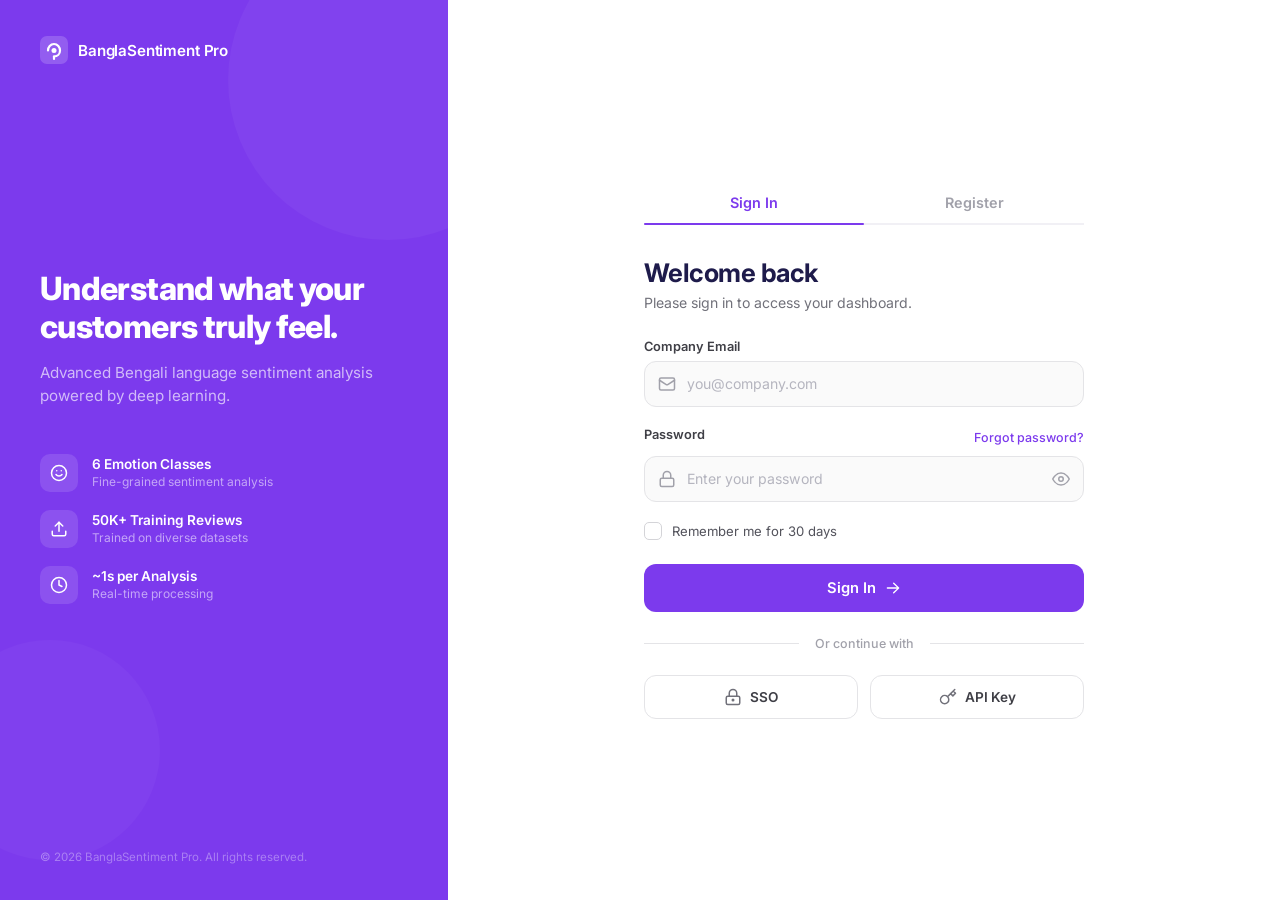
<file: SentimentPro/html/login.html>
<!DOCTYPE html>
<html lang="en">
<head>
    <meta charset="UTF-8">
    <meta name="viewport" content="width=device-width, initial-scale=1.0">
    <meta name="description" content="BanglaSentiment Pro — Advanced Bengali language sentiment analysis powered by deep learning. Sign in or register to access your dashboard.">
    <title>BanglaSentiment Pro — Login</title>
    <link rel="preconnect" href="https://fonts.googleapis.com">
    <link rel="preconnect" href="https://fonts.gstatic.com" crossorigin>
    <link href="https://fonts.googleapis.com/css2?family=Inter:wght@400;500;600;700;800&display=swap" rel="stylesheet">
        <link rel="icon" type="image/svg+xml" href="data:image/svg+xml,<svg xmlns='http://www.w3.org/2000/svg' viewBox='0 0 28 28'><rect width='28' height='28' rx='7' fill='%237C3AED'/><circle cx='14' cy='14.5' r='2.5' fill='white'/></svg>">
<link rel="stylesheet" href="../css/login.css">
    <link rel="stylesheet" href="../css/toast.css">
    <link rel="stylesheet" href="../css/theme.css">
</head>
<body>
    <script src="../js/theme.js"></script>
    <main class="split-layout">
        <!-- ===== LEFT PANEL ===== -->
        <aside class="left-panel" aria-label="Brand information">
            <!-- Brand -->
            <div class="brand">
                <svg class="brand-icon" viewBox="0 0 28 28" fill="none" xmlns="http://www.w3.org/2000/svg">
                    <rect width="28" height="28" rx="7" fill="rgba(255,255,255,0.18)"/>
                    <path d="M8 14.5C8 11 10.5 8 14 8C17.5 8 20 11 20 14.5C20 18 17.5 20.5 14 20.5" stroke="#fff" stroke-width="2.2" stroke-linecap="round"/>
                    <circle cx="14" cy="14.5" r="2.5" fill="#fff"/>
                    <path d="M14 20.5V23" stroke="#fff" stroke-width="2.2" stroke-linecap="round"/>
                </svg>
                <span class="brand-name">BanglaSentiment Pro</span>
            </div>

            <!-- Hero copy -->
            <div class="hero-copy">
                <h1 class="hero-heading">Understand what your customers truly feel.</h1>
                <p class="hero-subtitle">Advanced Bengali language sentiment analysis powered by deep learning.</p>
            </div>

            <!-- Feature highlights -->
            <ul class="features">
                <li class="feature-row">
                    <div class="feature-icon-wrap">
                        <svg viewBox="0 0 24 24" fill="none" stroke="currentColor" stroke-width="2" stroke-linecap="round" stroke-linejoin="round"><circle cx="12" cy="12" r="10"/><path d="M8 14s1.5 2 4 2 4-2 4-2"/><line x1="9" y1="9" x2="9.01" y2="9"/><line x1="15" y1="9" x2="15.01" y2="9"/></svg>
                    </div>
                    <div>
                        <strong class="feature-title">6 Emotion Classes</strong>
                        <span class="feature-desc">Fine-grained sentiment analysis</span>
                    </div>
                </li>
                <li class="feature-row">
                    <div class="feature-icon-wrap">
                        <svg viewBox="0 0 24 24" fill="none" stroke="currentColor" stroke-width="2" stroke-linecap="round" stroke-linejoin="round"><path d="M21 15v4a2 2 0 0 1-2 2H5a2 2 0 0 1-2-2v-4"/><polyline points="17 8 12 3 7 8"/><line x1="12" y1="3" x2="12" y2="15"/></svg>
                    </div>
                    <div>
                        <strong class="feature-title">50K+ Training Reviews</strong>
                        <span class="feature-desc">Trained on diverse datasets</span>
                    </div>
                </li>
                <li class="feature-row">
                    <div class="feature-icon-wrap">
                        <svg viewBox="0 0 24 24" fill="none" stroke="currentColor" stroke-width="2" stroke-linecap="round" stroke-linejoin="round"><circle cx="12" cy="12" r="10"/><polyline points="12 6 12 12 16 14"/></svg>
                    </div>
                    <div>
                        <strong class="feature-title">~1s per Analysis</strong>
                        <span class="feature-desc">Real-time processing</span>
                    </div>
                </li>
            </ul>

            <!-- Copyright -->
            <p class="copyright">&copy; 2026 BanglaSentiment Pro. All rights reserved.</p>
        </aside>

        <!-- ===== RIGHT PANEL ===== -->
        <section class="right-panel" aria-label="Authentication">
            <div class="form-card" id="formCard">
                <!-- Tabs -->
                <div class="tabs" role="tablist">
                    <button class="tab active" id="tabSignIn" role="tab" aria-selected="true" data-tab="signin">Sign In</button>
                    <button class="tab" id="tabRegister" role="tab" aria-selected="false" data-tab="register">Register</button>
                    <div class="tab-indicator" id="tabIndicator"></div>
                </div>

                <!-- ===== SIGN IN FORM ===== -->
                <form class="auth-form" id="signinForm" autocomplete="off" novalidate>
                    <h2 class="form-heading">Welcome back</h2>
                    <p class="form-subtitle">Please sign in to access your dashboard.</p>

                    <div class="field-group">
                        <label for="signinEmail" class="field-label">Company Email</label>
                        <div class="input-wrap">
                            <svg class="input-icon" viewBox="0 0 24 24" fill="none" stroke="currentColor" stroke-width="2" stroke-linecap="round" stroke-linejoin="round"><rect x="2" y="4" width="20" height="16" rx="2"/><path d="m22 7-8.97 5.7a1.94 1.94 0 0 1-2.06 0L2 7"/></svg>
                            <input type="email" id="signinEmail" class="input" placeholder="you@company.com" autocomplete="email" required>
                        </div>
                    </div>

                    <div class="field-group">
                        <div class="label-row">
                            <label for="signinPassword" class="field-label">Password</label>
                            <a href="#" class="forgot-link" id="forgotLink">Forgot password?</a>
                        </div>
                        <div class="input-wrap">
                            <svg class="input-icon" viewBox="0 0 24 24" fill="none" stroke="currentColor" stroke-width="2" stroke-linecap="round" stroke-linejoin="round"><rect x="3" y="11" width="18" height="11" rx="2"/><path d="M7 11V7a5 5 0 0 1 10 0v4"/></svg>
                            <input type="password" id="signinPassword" class="input" placeholder="Enter your password" autocomplete="current-password" required>
                            <button type="button" class="eye-toggle" id="eyeToggle" aria-label="Toggle password visibility">
                                <svg class="eye-open" viewBox="0 0 24 24" fill="none" stroke="currentColor" stroke-width="2" stroke-linecap="round" stroke-linejoin="round"><path d="M1 12s4-8 11-8 11 8 11 8-4 8-11 8-11-8-11-8z"/><circle cx="12" cy="12" r="3"/></svg>
                                <svg class="eye-closed" viewBox="0 0 24 24" fill="none" stroke="currentColor" stroke-width="2" stroke-linecap="round" stroke-linejoin="round"><path d="M17.94 17.94A10.07 10.07 0 0 1 12 20c-7 0-11-8-11-8a18.45 18.45 0 0 1 5.06-5.94"/><path d="M9.9 4.24A9.12 9.12 0 0 1 12 4c7 0 11 8 11 8a18.5 18.5 0 0 1-2.16 3.19"/><line x1="1" y1="1" x2="23" y2="23"/><path d="M14.12 14.12a3 3 0 1 1-4.24-4.24"/></svg>
                            </button>
                        </div>
                    </div>

                    <label class="remember-row" for="rememberMe">
                        <input type="checkbox" id="rememberMe" class="checkbox">
                        <span class="checkmark"></span>
                        <span class="remember-label">Remember me for 30 days</span>
                    </label>

                    <button type="submit" class="cta-btn" id="signinBtn">
                        <span>Sign In</span>
                        <svg viewBox="0 0 20 20" fill="currentColor" width="18" height="18"><path fill-rule="evenodd" d="M3 10a.75.75 0 01.75-.75h10.638L10.23 5.29a.75.75 0 111.04-1.08l5.5 5.25a.75.75 0 010 1.08l-5.5 5.25a.75.75 0 11-1.04-1.08l4.158-3.96H3.75A.75.75 0 013 10z" clip-rule="evenodd"/></svg>
                    </button>

                    <div class="divider">
                        <span>Or continue with</span>
                    </div>

                    <div class="alt-buttons">
                        <button type="button" class="alt-btn" id="ssoBtn">
                            <svg viewBox="0 0 24 24" fill="none" stroke="currentColor" stroke-width="2" stroke-linecap="round" stroke-linejoin="round"><rect x="3" y="11" width="18" height="11" rx="2"/><path d="M7 11V7a5 5 0 0 1 10 0v4"/><circle cx="12" cy="16" r="1"/></svg>
                            <span>SSO</span>
                        </button>
                        <button type="button" class="alt-btn" id="apiKeyBtn">
                            <svg viewBox="0 0 24 24" fill="none" stroke="currentColor" stroke-width="2" stroke-linecap="round" stroke-linejoin="round"><path d="m21 2-2 2m-7.61 7.61a5.5 5.5 0 1 1-7.778 7.778 5.5 5.5 0 0 1 7.777-7.777zm0 0L15.5 7.5m0 0 3 3L22 7l-3-3m-3.5 3.5L19 4"/></svg>
                            <span>API Key</span>
                        </button>
                    </div>
                </form>

                <!-- ===== REGISTER FORM ===== -->
                <form class="auth-form hidden" id="registerForm" autocomplete="off" novalidate>
                    <h2 class="form-heading">Create an account</h2>
                    <p class="form-subtitle">Get started with BanglaSentiment Pro today.</p>

                    <div class="field-group">
                        <label for="regName" class="field-label">Full Name</label>
                        <div class="input-wrap">
                            <svg class="input-icon" viewBox="0 0 24 24" fill="none" stroke="currentColor" stroke-width="2" stroke-linecap="round" stroke-linejoin="round"><path d="M20 21v-2a4 4 0 0 0-4-4H8a4 4 0 0 0-4 4v2"/><circle cx="12" cy="7" r="4"/></svg>
                            <input type="text" id="regName" class="input" placeholder="John Doe" required>
                        </div>
                    </div>

                    <div class="field-group">
                        <label for="regEmail" class="field-label">Company Email</label>
                        <div class="input-wrap">
                            <svg class="input-icon" viewBox="0 0 24 24" fill="none" stroke="currentColor" stroke-width="2" stroke-linecap="round" stroke-linejoin="round"><rect x="2" y="4" width="20" height="16" rx="2"/><path d="m22 7-8.97 5.7a1.94 1.94 0 0 1-2.06 0L2 7"/></svg>
                            <input type="email" id="regEmail" class="input" placeholder="you@company.com" required>
                        </div>
                    </div>

                    <div class="field-group">
                        <label for="regPassword" class="field-label">Password</label>
                        <div class="input-wrap">
                            <svg class="input-icon" viewBox="0 0 24 24" fill="none" stroke="currentColor" stroke-width="2" stroke-linecap="round" stroke-linejoin="round"><rect x="3" y="11" width="18" height="11" rx="2"/><path d="M7 11V7a5 5 0 0 1 10 0v4"/></svg>
                            <input type="password" id="regPassword" class="input" placeholder="Min 8 characters" autocomplete="new-password" required>
                            <button type="button" class="eye-toggle" aria-label="Toggle password visibility" data-target="regPassword">
                                <svg class="eye-open" viewBox="0 0 24 24" fill="none" stroke="currentColor" stroke-width="2" stroke-linecap="round" stroke-linejoin="round"><path d="M1 12s4-8 11-8 11 8 11 8-4 8-11 8-11-8-11-8z"/><circle cx="12" cy="12" r="3"/></svg>
                                <svg class="eye-closed" viewBox="0 0 24 24" fill="none" stroke="currentColor" stroke-width="2" stroke-linecap="round" stroke-linejoin="round"><path d="M17.94 17.94A10.07 10.07 0 0 1 12 20c-7 0-11-8-11-8a18.45 18.45 0 0 1 5.06-5.94"/><path d="M9.9 4.24A9.12 9.12 0 0 1 12 4c7 0 11 8 11 8a18.5 18.5 0 0 1-2.16 3.19"/><line x1="1" y1="1" x2="23" y2="23"/><path d="M14.12 14.12a3 3 0 1 1-4.24-4.24"/></svg>
                            </button>
                        </div>
                    </div>

                    <div class="field-group">
                        <label for="regConfirm" class="field-label">Confirm Password</label>
                        <div class="input-wrap">
                            <svg class="input-icon" viewBox="0 0 24 24" fill="none" stroke="currentColor" stroke-width="2" stroke-linecap="round" stroke-linejoin="round"><rect x="3" y="11" width="18" height="11" rx="2"/><path d="M7 11V7a5 5 0 0 1 10 0v4"/></svg>
                            <input type="password" id="regConfirm" class="input" placeholder="Repeat your password" autocomplete="new-password" required>
                        </div>
                    </div>

                    <label class="remember-row" for="agreeTerms">
                        <input type="checkbox" id="agreeTerms" class="checkbox" required>
                        <span class="checkmark"></span>
                        <span class="remember-label">I agree to the <a href="#" class="terms-link">Terms of Service</a> and <a href="#" class="terms-link">Privacy Policy</a></span>
                    </label>

                    <button type="submit" class="cta-btn" id="registerBtn">
                        <span>Create Account</span>
                        <svg viewBox="0 0 20 20" fill="currentColor" width="18" height="18"><path fill-rule="evenodd" d="M3 10a.75.75 0 01.75-.75h10.638L10.23 5.29a.75.75 0 111.04-1.08l5.5 5.25a.75.75 0 010 1.08l-5.5 5.25a.75.75 0 11-1.04-1.08l4.158-3.96H3.75A.75.75 0 013 10z" clip-rule="evenodd"/></svg>
                    </button>

                    <div class="divider">
                        <span>Or continue with</span>
                    </div>

                    <div class="alt-buttons">
                        <button type="button" class="alt-btn">
                            <svg viewBox="0 0 24 24" fill="none" stroke="currentColor" stroke-width="2" stroke-linecap="round" stroke-linejoin="round"><rect x="3" y="11" width="18" height="11" rx="2"/><path d="M7 11V7a5 5 0 0 1 10 0v4"/><circle cx="12" cy="16" r="1"/></svg>
                            <span>SSO</span>
                        </button>
                        <button type="button" class="alt-btn">
                            <svg viewBox="0 0 24 24" fill="none" stroke="currentColor" stroke-width="2" stroke-linecap="round" stroke-linejoin="round"><path d="m21 2-2 2m-7.61 7.61a5.5 5.5 0 1 1-7.778 7.778 5.5 5.5 0 0 1 7.777-7.777zm0 0L15.5 7.5m0 0 3 3L22 7l-3-3m-3.5 3.5L19 4"/></svg>
                            <span>API Key</span>
                        </button>
                    </div>
                </form>
            </div>
        </section>
    </main>

    <script src="../js/api.js"></script>
    <script src="../js/login.js"></script>
</body>
</html>
</file>
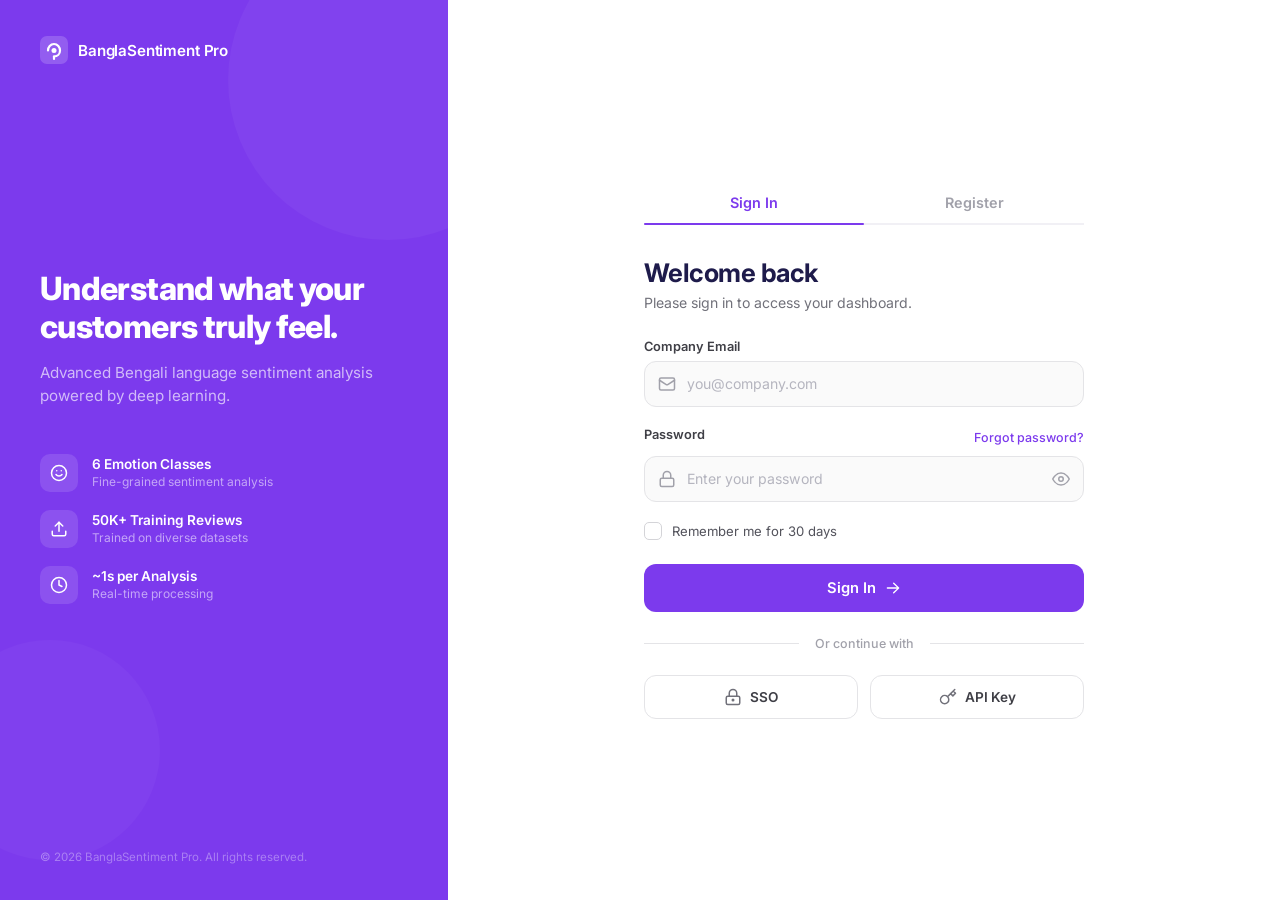
<file: SentimentPro/html/onboarding.html>
<!DOCTYPE html>
<html lang="en">
<head>
    <meta charset="UTF-8">
    <meta name="viewport" content="width=device-width, initial-scale=1.0">
    <meta name="description" content="Welcome to BanglaSentiment Pro — Get started with advanced Bengali sentiment analysis in just a few simple steps.">
    <title>BanglaSentiment Pro — Welcome</title>
    <link rel="preconnect" href="https://fonts.googleapis.com">
    <link rel="preconnect" href="https://fonts.gstatic.com" crossorigin>
    <link href="https://fonts.googleapis.com/css2?family=Inter:wght@400;500;600;700;800&display=swap" rel="stylesheet">
        <link rel="icon" type="image/svg+xml" href="data:image/svg+xml,<svg xmlns='http://www.w3.org/2000/svg' viewBox='0 0 28 28'><rect width='28' height='28' rx='7' fill='%237C3AED'/><circle cx='14' cy='14.5' r='2.5' fill='white'/></svg>">
<link rel="stylesheet" href="../css/onboarding.css">
    <link rel="stylesheet" href="../css/toast.css">
    <link rel="stylesheet" href="../css/theme.css">
</head>
<body>
    <script src="../js/theme.js"></script>
    <main class="onboarding-wrapper">
        <div class="onboarding-card" id="onboardingCard">

            <!-- ===== HEADER ===== -->
            <header class="card-header">
                <span class="celebration-emoji" aria-hidden="true">OK</span>
                <h1 class="card-heading">Welcome to BanglaSentiment Pro!</h1>
                <p class="card-subtitle">Let's get you started in just a few simple steps.</p>
            </header>

            <!-- ===== BODY: Steps + Illustration ===== -->
            <div class="card-body">

                <!-- LEFT: Checklist -->
                <nav class="steps-checklist" aria-label="Onboarding steps">
                    <ol class="steps-list">
                        <li class="step active" data-step="1">
                            <div class="step-badge">1</div>
                            <div class="step-content">
                                <span class="step-title">Create Your First Analysis</span>
                            </div>
                        </li>
                        <li class="step" data-step="2">
                            <div class="step-badge">2</div>
                            <div class="step-content">
                                <span class="step-title">Understand Results</span>
                            </div>
                        </li>
                        <li class="step" data-step="3">
                            <div class="step-badge">3</div>
                            <div class="step-content">
                                <span class="step-title">Explore Dashboard</span>
                            </div>
                        </li>
                        <li class="step" data-step="4">
                            <div class="step-badge">4</div>
                            <div class="step-content">
                                <span class="step-title">Export &amp; Share Insights</span>
                            </div>
                        </li>
                    </ol>
                </nav>

                <!-- RIGHT: Illustration -->
                <div class="illustration-area">
                    <div class="emoji-faces">
                        <div class="emoji-face happy">
                            <svg viewBox="0 0 80 80" fill="none" xmlns="http://www.w3.org/2000/svg">
                                <circle cx="40" cy="40" r="38" fill="#22C55E" opacity="0.15"/>
                                <circle cx="40" cy="40" r="32" fill="#22C55E"/>
                                <ellipse cx="29" cy="34" rx="3.5" ry="4" fill="#fff"/>
                                <ellipse cx="51" cy="34" rx="3.5" ry="4" fill="#fff"/>
                                <path d="M26 46c3.5 6 10.5 9 14 9s10.5-3 14-9" stroke="#fff" stroke-width="3" stroke-linecap="round"/>
                                <circle cx="29" cy="34" rx="1.5" ry="2" fill="#166534"/>
                                <circle cx="51" cy="34" rx="1.5" ry="2" fill="#166534"/>
                            </svg>
                            <span class="emoji-label">Happy</span>
                        </div>
                        <div class="emoji-face neutral">
                            <svg viewBox="0 0 80 80" fill="none" xmlns="http://www.w3.org/2000/svg">
                                <circle cx="40" cy="40" r="38" fill="#EAB308" opacity="0.15"/>
                                <circle cx="40" cy="40" r="32" fill="#EAB308"/>
                                <ellipse cx="29" cy="34" rx="3.5" ry="4" fill="#fff"/>
                                <ellipse cx="51" cy="34" rx="3.5" ry="4" fill="#fff"/>
                                <line x1="28" y1="48" x2="52" y2="48" stroke="#fff" stroke-width="3" stroke-linecap="round"/>
                                <circle cx="29" cy="34" rx="1.5" ry="2" fill="#854d0e"/>
                                <circle cx="51" cy="34" rx="1.5" ry="2" fill="#854d0e"/>
                            </svg>
                            <span class="emoji-label">Neutral</span>
                        </div>
                        <div class="emoji-face sad">
                            <svg viewBox="0 0 80 80" fill="none" xmlns="http://www.w3.org/2000/svg">
                                <circle cx="40" cy="40" r="38" fill="#EF4444" opacity="0.15"/>
                                <circle cx="40" cy="40" r="32" fill="#EF4444"/>
                                <ellipse cx="29" cy="34" rx="3.5" ry="4" fill="#fff"/>
                                <ellipse cx="51" cy="34" rx="3.5" ry="4" fill="#fff"/>
                                <path d="M28 52c3.5-6 10.5-9 12-9s8.5 3 12 9" stroke="#fff" stroke-width="3" stroke-linecap="round"/>
                                <circle cx="29" cy="34" rx="1.5" ry="2" fill="#7f1d1d"/>
                                <circle cx="51" cy="34" rx="1.5" ry="2" fill="#7f1d1d"/>
                            </svg>
                            <span class="emoji-label">Sad</span>
                        </div>
                    </div>

                    <!-- Mini bar chart -->
                    <div class="mini-chart" aria-hidden="true">
                        <div class="bar bar-happy" style="--h: 78%">
                            <span class="bar-val">62%</span>
                        </div>
                        <div class="bar bar-neutral" style="--h: 45%">
                            <span class="bar-val">24%</span>
                        </div>
                        <div class="bar bar-sad" style="--h: 28%">
                            <span class="bar-val">14%</span>
                        </div>
                    </div>

                    <p class="illustration-caption">Analyze Bengali customer reviews, understand sentiment, and make data-driven decisions.</p>

                    <!-- CTA -->
                    <button class="cta-btn" id="ctaStart">
                        <span>Let's Start</span>
                        <svg viewBox="0 0 20 20" fill="currentColor" width="18" height="18"><path fill-rule="evenodd" d="M3 10a.75.75 0 01.75-.75h10.638L10.23 5.29a.75.75 0 111.04-1.08l5.5 5.25a.75.75 0 010 1.08l-5.5 5.25a.75.75 0 11-1.04-1.08l4.158-3.96H3.75A.75.75 0 013 10z" clip-rule="evenodd"/></svg>
                    </button>
                </div>
            </div>

            <!-- ===== FOOTER: Feature Icons ===== -->
            <footer class="card-footer">
                <div class="feature-item">
                    <div class="feature-icon">
                        <svg viewBox="0 0 24 24" fill="none" stroke="currentColor" stroke-width="2" stroke-linecap="round" stroke-linejoin="round"><path d="M12 2a5 5 0 0 1 5 5v3a5 5 0 0 1-10 0V7a5 5 0 0 1 5-5z"/><path d="M3.34 17a10 10 0 0 0 17.32 0"/><line x1="12" y1="22" x2="12" y2="19"/><circle cx="12" cy="12" r="0.5" fill="currentColor"/><path d="M9 2.5c1-0.5 2-0.5 3-0.5s2 0 3 0.5"/></svg>
                    </div>
                    <span class="feature-label">Accurate AI-Powered Analysis</span>
                </div>
                <div class="feature-item">
                    <div class="feature-icon">
                        <svg viewBox="0 0 24 24" fill="none" stroke="currentColor" stroke-width="2" stroke-linecap="round" stroke-linejoin="round"><path d="M4 19.5v-15A2.5 2.5 0 0 1 6.5 2H20v20H6.5a2.5 2.5 0 0 1 0-5H20"/><path d="M9 10h6"/><path d="M9 14h4"/></svg>
                    </div>
                    <span class="feature-label">Bengali Language Optimized</span>
                </div>
                <div class="feature-item">
                    <div class="feature-icon">
                        <svg viewBox="0 0 24 24" fill="none" stroke="currentColor" stroke-width="2" stroke-linecap="round" stroke-linejoin="round"><path d="M21 12V7H5a2 2 0 0 1 0-4h14v4"/><path d="M3 5v14a2 2 0 0 0 2 2h16v-5"/><path d="M18 12a2 2 0 0 0 0 4h4v-4Z"/></svg>
                    </div>
                    <span class="feature-label">Actionable Business Insights</span>
                </div>
            </footer>
        </div>
    </main>

    <script src="../js/api.js"></script>
    <script src="../js/onboarding.js"></script>
</body>
</html>
</file>
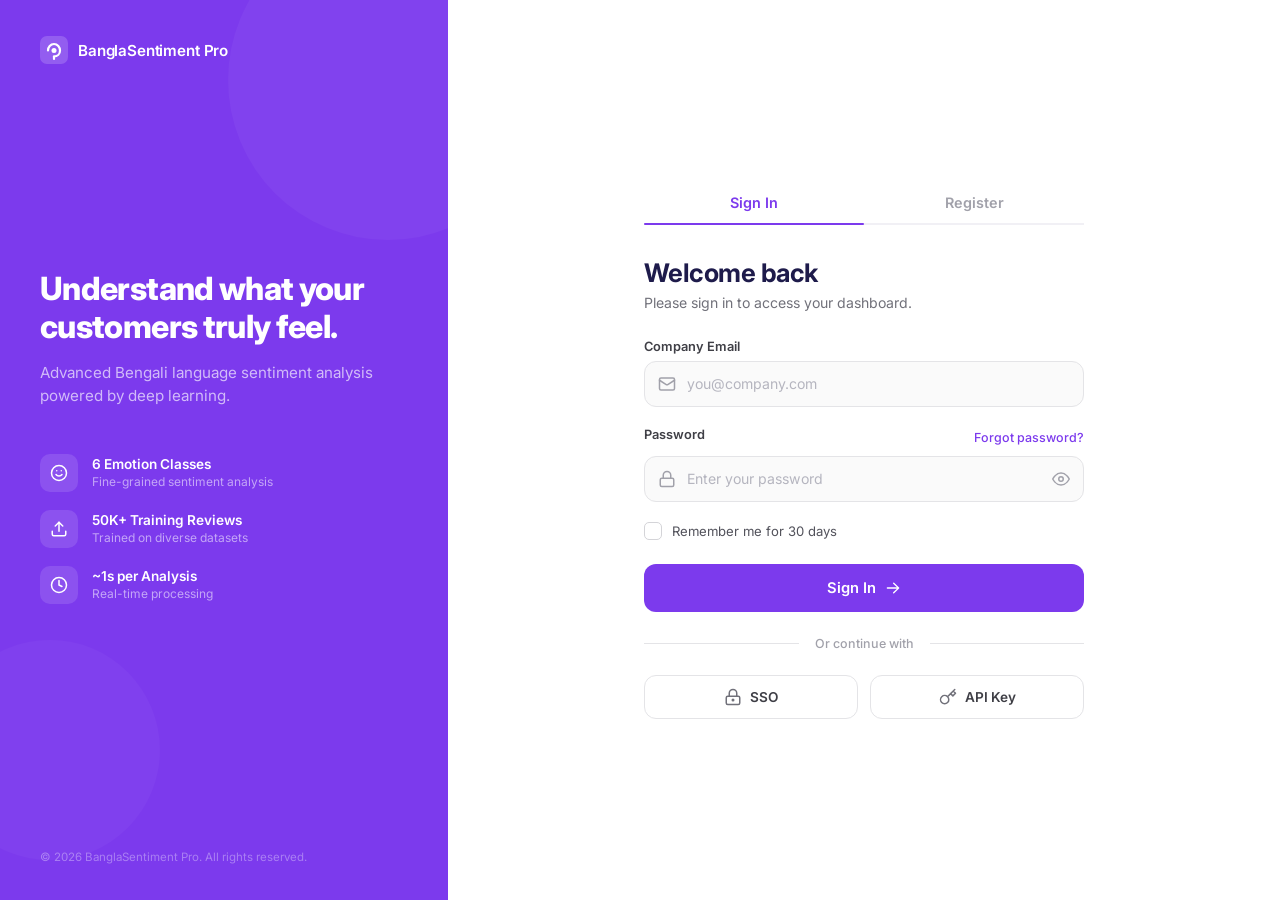
<file: SentimentPro/html/results.html>
﻿<!DOCTYPE html>
<html lang="en">
<head>
    <meta charset="UTF-8">
    <meta name="viewport" content="width=device-width, initial-scale=1.0">
    <meta name="description" content="BanglaSentiment Pro - View detailed sentiment analysis results with distribution charts, insights, and review breakdowns.">
    <title>BanglaSentiment Pro - Results</title>
    <link rel="preconnect" href="https://fonts.googleapis.com">
    <link rel="preconnect" href="https://fonts.gstatic.com" crossorigin>
    <link href="https://fonts.googleapis.com/css2?family=Inter:wght@400;500;600;700;800&family=Noto+Sans+Bengali:wght@400;500;600;700&display=swap" rel="stylesheet">
        <link rel="icon" type="image/svg+xml" href="data:image/svg+xml,<svg xmlns='http://www.w3.org/2000/svg' viewBox='0 0 28 28'><rect width='28' height='28' rx='7' fill='%237C3AED'/><circle cx='14' cy='14.5' r='2.5' fill='white'/></svg>">
<link rel="stylesheet" href="../css/dashboard.css">
        <link rel="icon" type="image/svg+xml" href="data:image/svg+xml,<svg xmlns='http://www.w3.org/2000/svg' viewBox='0 0 28 28'><rect width='28' height='28' rx='7' fill='%237C3AED'/><circle cx='14' cy='14.5' r='2.5' fill='white'/></svg>">
<link rel="stylesheet" href="../css/results.css">
    <link rel="stylesheet" href="../css/toast.css">
    <link rel="stylesheet" href="../css/theme.css">
</head>
<body>
    <script src="../js/theme.js"></script>
    <div class="app-layout">

        <!-- ===== SIDEBAR ===== -->
        <aside class="sidebar" id="sidebar">
            <div class="sidebar-brand">
                <svg class="sidebar-logo" viewBox="0 0 28 28" fill="none" xmlns="http://www.w3.org/2000/svg">
                    <rect width="28" height="28" rx="7" fill="#7C3AED"/>
                    <path d="M8 14.5C8 11 10.5 8 14 8C17.5 8 20 11 20 14.5C20 18 17.5 20.5 14 20.5" stroke="#fff" stroke-width="2.2" stroke-linecap="round"/>
                    <circle cx="14" cy="14.5" r="2.5" fill="#fff"/>
                    <path d="M14 20.5V23" stroke="#fff" stroke-width="2.2" stroke-linecap="round"/>
                </svg>
                <span class="sidebar-brand-name">BanglaSentiment</span>
            </div>
            <nav class="sidebar-nav" aria-label="Main navigation">
                <ul class="nav-list">
                    <li><a href="dashboard.html" class="nav-link" id="navDashboard">
                        <svg viewBox="0 0 24 24" fill="none" stroke="currentColor" stroke-width="2" stroke-linecap="round" stroke-linejoin="round"><rect x="3" y="3" width="7" height="7" rx="1"/><rect x="14" y="3" width="7" height="7" rx="1"/><rect x="3" y="14" width="7" height="7" rx="1"/><rect x="14" y="14" width="7" height="7" rx="1"/></svg>
                        <span>Dashboard</span>
                    </a></li>
                    <li><a href="analysis.html" class="nav-link" id="navNewAnalysis">
                        <svg viewBox="0 0 24 24" fill="none" stroke="currentColor" stroke-width="2" stroke-linecap="round" stroke-linejoin="round"><circle cx="12" cy="12" r="10"/><line x1="12" y1="8" x2="12" y2="16"/><line x1="8" y1="12" x2="16" y2="12"/></svg>
                        <span>New Analysis</span>
                    </a></li>
                    <li><a href="results.html" class="nav-link active" id="navResults">
                        <svg viewBox="0 0 24 24" fill="none" stroke="currentColor" stroke-width="2" stroke-linecap="round" stroke-linejoin="round"><path d="M14 2H6a2 2 0 0 0-2 2v16a2 2 0 0 0 2 2h12a2 2 0 0 0 2-2V8z"/><polyline points="14 2 14 8 20 8"/><line x1="16" y1="13" x2="8" y2="13"/><line x1="16" y1="17" x2="8" y2="17"/></svg>
                        <span>Results</span>
                    </a></li>
                    <li><a href="history.html" class="nav-link" id="navHistory">
                        <svg viewBox="0 0 24 24" fill="none" stroke="currentColor" stroke-width="2" stroke-linecap="round" stroke-linejoin="round"><circle cx="12" cy="12" r="10"/><polyline points="12 6 12 12 16 14"/></svg>
                        <span>History</span>
                    </a></li>
                    <li><a href="settings.html" class="nav-link" id="navSettings">
                        <svg viewBox="0 0 24 24" fill="none" stroke="currentColor" stroke-width="2" stroke-linecap="round" stroke-linejoin="round"><circle cx="12" cy="12" r="3"/><path d="M19.4 15a1.65 1.65 0 0 0 .33 1.82l.06.06a2 2 0 0 1-2.83 2.83l-.06-.06a1.65 1.65 0 0 0-1.82-.33 1.65 1.65 0 0 0-1 1.51V21a2 2 0 0 1-4 0v-.09A1.65 1.65 0 0 0 9 19.4a1.65 1.65 0 0 0-1.82.33l-.06.06a2 2 0 0 1-2.83-2.83l.06-.06A1.65 1.65 0 0 0 4.68 15a1.65 1.65 0 0 0-1.51-1H3a2 2 0 0 1 0-4h.09A1.65 1.65 0 0 0 4.6 9a1.65 1.65 0 0 0-.33-1.82l-.06-.06a2 2 0 0 1 2.83-2.83l.06.06A1.65 1.65 0 0 0 9 4.68a1.65 1.65 0 0 0 1-1.51V3a2 2 0 0 1 4 0v.09a1.65 1.65 0 0 0 1 1.51 1.65 1.65 0 0 0 1.82-.33l.06-.06a2 2 0 0 1 2.83 2.83l-.06.06A1.65 1.65 0 0 0 19.4 9a1.65 1.65 0 0 0 1.51 1H21a2 2 0 0 1 0 4h-.09a1.65 1.65 0 0 0-1.51 1z"/></svg>
                        <span>Settings</span>
                    </a></li>
                </ul>
            </nav>
            <div class="sidebar-bottom">
                <a href="#" class="nav-link" id="navHelp">
                    <svg viewBox="0 0 24 24" fill="none" stroke="currentColor" stroke-width="2" stroke-linecap="round" stroke-linejoin="round"><circle cx="12" cy="12" r="10"/><path d="M9.09 9a3 3 0 0 1 5.83 1c0 2-3 3-3 3"/><line x1="12" y1="17" x2="12.01" y2="17"/></svg>
                    <span>Help</span>
                </a>
                <a href="login.html" class="nav-link" id="navLogout">
                    <svg viewBox="0 0 24 24" fill="none" stroke="currentColor" stroke-width="2" stroke-linecap="round" stroke-linejoin="round"><path d="M9 21H5a2 2 0 0 1-2-2V5a2 2 0 0 1 2-2h4"/><polyline points="16 17 21 12 16 7"/><line x1="21" y1="12" x2="9" y2="12"/></svg>
                    <span>Logout</span>
                </a>
            </div>
        </aside>

        <!-- ===== MAIN CONTENT ===== -->
        <main class="main-content">

            <!-- ===== TOP RESULT CARD ===== -->
            <div class="result-card result-header-card">
                <div class="result-header-top">
                    <div>
                        <h1 class="result-title">Analysis Result</h1>
                        <p class="result-date">Run an analysis to generate a result.</p>
                    </div>
                    <div class="result-actions">
                        <button class="outline-btn" id="exportBtn">
                            <svg viewBox="0 0 24 24" fill="none" stroke="currentColor" stroke-width="2" stroke-linecap="round" stroke-linejoin="round"><path d="M21 15v4a2 2 0 0 1-2 2H5a2 2 0 0 1-2-2v-4"/><polyline points="7 10 12 15 17 10"/><line x1="12" y1="15" x2="12" y2="3"/></svg>
                            <span>Export</span>
                        </button>
                        <button class="outline-btn" id="shareBtn">
                            <svg viewBox="0 0 24 24" fill="none" stroke="currentColor" stroke-width="2" stroke-linecap="round" stroke-linejoin="round"><circle cx="18" cy="5" r="3"/><circle cx="6" cy="12" r="3"/><circle cx="18" cy="19" r="3"/><line x1="8.59" y1="13.51" x2="15.42" y2="17.49"/><line x1="15.41" y1="6.51" x2="8.59" y2="10.49"/></svg>
                            <span>Share</span>
                        </button>
                    </div>
                </div>

                <!-- Summary Row -->
                <div class="summary-row">
                    <div class="summary-block overall">
                        <span class="summary-label">Overall Sentiment</span>
                        <span class="summary-value positive">No data</span>
                        <span class="summary-confidence">Confidence: 0%</span>
                    </div>
                    <div class="summary-block">
                        <span class="summary-label">Positive</span>
                        <div class="summary-metric">
                            <span class="summary-pct positive">0%</span>
                            <span class="trend-badge up">
                                <svg viewBox="0 0 16 16" fill="currentColor" width="11" height="11"><path d="M8 4l4 4H4l4-4z"/></svg>
                            </span>
                        </div>
                    </div>
                    <div class="summary-block">
                        <span class="summary-label">Neutral</span>
                        <div class="summary-metric">
                            <span class="summary-pct neutral">0%</span>
                            <span class="trend-badge flat">
                                <svg viewBox="0 0 16 16" fill="currentColor" width="11" height="11"><rect x="3" y="7" width="10" height="2" rx="1"/></svg>
                            </span>
                        </div>
                    </div>
                    <div class="summary-block">
                        <span class="summary-label">Negative</span>
                        <div class="summary-metric">
                            <span class="summary-pct negative">0%</span>
                            <span class="trend-badge down">
                                <svg viewBox="0 0 16 16" fill="currentColor" width="11" height="11"><path d="M8 12l4-4H4l4 4z"/></svg>
                            </span>
                        </div>
                    </div>
                </div>
            </div>

            <!-- ===== MIDDLE ROW: Charts ===== -->
            <div class="charts-row">
                <!-- Donut Chart -->
                <div class="result-card chart-card">
                    <h2 class="card-title">Sentiment Distribution</h2>
                    <div class="donut-area">
                        <div class="donut-chart" id="donutChart">
                            <svg viewBox="0 0 160 160" class="donut-svg">
                                <circle class="donut-bg" cx="80" cy="80" r="60" fill="none" stroke="#f1f0f5" stroke-width="22"/>
                                <circle class="donut-seg seg-positive" cx="80" cy="80" r="60" fill="none" stroke="#16A34A" stroke-width="22" stroke-dasharray="0 377" stroke-dashoffset="0" stroke-linecap="round"/>
                                <circle class="donut-seg seg-neutral" cx="80" cy="80" r="60" fill="none" stroke="#6B7280" stroke-width="22" stroke-dasharray="0 377" stroke-dashoffset="0" stroke-linecap="round"/>
                                <circle class="donut-seg seg-negative" cx="80" cy="80" r="60" fill="none" stroke="#DC2626" stroke-width="22" stroke-dasharray="0 377" stroke-dashoffset="0" stroke-linecap="round"/>
                            </svg>
                            <div class="donut-center">
                                <span class="donut-center-num">100%</span>
                                <span class="donut-center-label">Total</span>
                            </div>
                        </div>
                        <div class="donut-legend">
                            <div class="legend-item">
                                <span class="legend-dot" style="background:#16A34A"></span>
                                <span class="legend-text">Positive</span>
                                <span class="legend-pct">0%</span>
                            </div>
                            <div class="legend-item">
                                <span class="legend-dot" style="background:#6B7280"></span>
                                <span class="legend-text">Neutral</span>
                                <span class="legend-pct">0%</span>
                            </div>
                            <div class="legend-item">
                                <span class="legend-dot" style="background:#DC2626"></span>
                                <span class="legend-text">Negative</span>
                                <span class="legend-pct">0%</span>
                            </div>
                        </div>
                    </div>
                </div>

                <!-- Sentiment Breakdown Bars -->
                <div class="result-card chart-card">
                    <h2 class="card-title">Sentiment Breakdown</h2>
                    <div class="bars-area">
                        <div class="bar-row">
                            <div class="bar-label-row">
                                <span class="bar-label">Positive</span>
                                <span class="bar-pct positive">0%</span>
                            </div>
                            <div class="progress-track">
                                <div class="progress-fill positive" data-width="68"></div>
                            </div>
                        </div>
                        <div class="bar-row">
                            <div class="bar-label-row">
                                <span class="bar-label">Neutral</span>
                                <span class="bar-pct neutral">0%</span>
                            </div>
                            <div class="progress-track">
                                <div class="progress-fill neutral" data-width="18"></div>
                            </div>
                        </div>
                        <div class="bar-row">
                            <div class="bar-label-row">
                                <span class="bar-label">Negative</span>
                                <span class="bar-pct negative">0%</span>
                            </div>
                            <div class="progress-track">
                                <div class="progress-fill negative" data-width="14"></div>
                            </div>
                        </div>
                    </div>
                </div>
            </div>

            <!-- ===== EMOTION BREAKDOWN (Full-width horizontal) ===== -->
            <div class="result-card emotion-card">
                <h2 class="card-title">Emotion Breakdown</h2>
                <div class="emotion-bars-horizontal">
                    <div class="emotion-bar-item">
                        <div class="emotion-bar-head">
                            <span class="emotion-icon">H</span>
                            <span class="emotion-bar-name">Happy</span>
                            <span class="bar-pct emotion-happy">0%</span>
                        </div>
                        <div class="progress-track">
                            <div class="progress-fill emotion-happy" data-width="38"></div>
                        </div>
                    </div>
                    <div class="emotion-bar-item">
                        <div class="emotion-bar-head">
                            <span class="emotion-icon">L</span>
                            <span class="emotion-bar-name">Love</span>
                            <span class="bar-pct emotion-love">0%</span>
                        </div>
                        <div class="progress-track">
                            <div class="progress-fill emotion-love" data-width="24"></div>
                        </div>
                    </div>
                    <div class="emotion-bar-item">
                        <div class="emotion-bar-head">
                            <span class="emotion-icon">A</span>
                            <span class="emotion-bar-name">Anger</span>
                            <span class="bar-pct emotion-anger">0%</span>
                        </div>
                        <div class="progress-track">
                            <div class="progress-fill emotion-anger" data-width="16"></div>
                        </div>
                    </div>
                    <div class="emotion-bar-item">
                        <div class="emotion-bar-head">
                            <span class="emotion-icon">F</span>
                            <span class="emotion-bar-name">Fear</span>
                            <span class="bar-pct emotion-fear">0%</span>
                        </div>
                        <div class="progress-track">
                            <div class="progress-fill emotion-fear" data-width="12"></div>
                        </div>
                    </div>
                    <div class="emotion-bar-item">
                        <div class="emotion-bar-head">
                            <span class="emotion-icon">S</span>
                            <span class="emotion-bar-name">Sadness</span>
                            <span class="bar-pct emotion-sadness">0%</span>
                        </div>
                        <div class="progress-track">
                            <div class="progress-fill emotion-sadness" data-width="10"></div>
                        </div>
                    </div>
                </div>
            </div>

            <!-- ===== KEY INSIGHTS ===== -->
            <div class="result-card insights-card">
                <h2 class="card-title">Key Insights</h2>
                <div class="insight-chips">
                    <div class="insight-chip positive">
                        <svg viewBox="0 0 24 24" fill="none" stroke="currentColor" stroke-width="2" stroke-linecap="round" stroke-linejoin="round" width="18" height="18"><circle cx="12" cy="12" r="10"/><path d="M8 14s1.5 2 4 2 4-2 4-2"/><line x1="9" y1="9" x2="9.01" y2="9"/><line x1="15" y1="9" x2="15.01" y2="9"/></svg>
                        <span>Run an analysis to generate insight summaries</span>
                    </div>
                    <div class="insight-chip neutral-chip">
                        <svg viewBox="0 0 24 24" fill="none" stroke="currentColor" stroke-width="2" stroke-linecap="round" stroke-linejoin="round" width="18" height="18"><path d="M14 2H6a2 2 0 0 0-2 2v16a2 2 0 0 0 2 2h12a2 2 0 0 0 2-2V8z"/><polyline points="14 2 14 8 20 8"/></svg>
                        <span>Sentiment and emotion signals will appear after prediction</span>
                    </div>
                    <div class="insight-chip negative">
                        <svg viewBox="0 0 24 24" fill="none" stroke="currentColor" stroke-width="2" stroke-linecap="round" stroke-linejoin="round" width="18" height="18"><circle cx="12" cy="12" r="10"/><line x1="15" y1="9" x2="9" y2="15"/><line x1="9" y1="9" x2="15" y2="15"/></svg>
                        <span>Saved predictions are stored in PostgreSQL history</span>
                    </div>
                </div>
            </div>

            <!-- ===== REVIEW TABLE ===== -->
            <div class="result-card table-card">
                <h2 class="card-title">Model Output</h2>
                <div class="table-wrap">
                    <table class="review-table" id="reviewTable">
                        <thead>
                            <tr>
                                <th>Original Text</th>
                                <th>Sentiment</th>
                                <th>Emotion</th>
                                <th>Confidence</th>
                                <th></th>
                            </tr>
                        </thead>
                        <tbody>
                            <tr>
                                <td colspan="5" class="cell-text">No saved result found. Go to New Analysis and submit Bangla text.</td>
                            </tr>
                        </tbody>
                    </table>
                </div>
            </div>

        </main>
    </div>

    <script src="../js/api.js"></script>
    <script src="../js/results.js"></script>
</body>
</html>
</file>
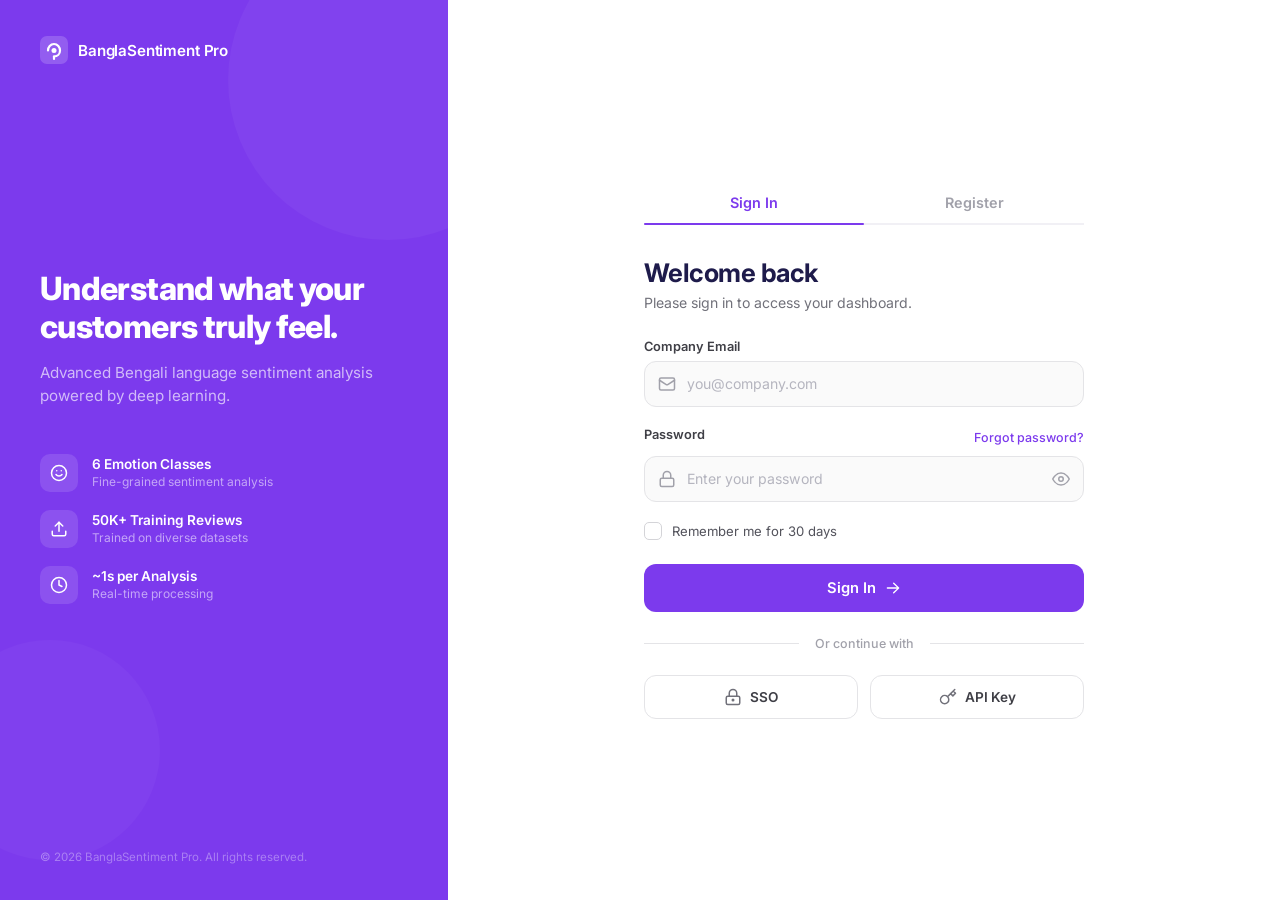
<file: SentimentPro/html/settings.html>
<!DOCTYPE html>
<html lang="en">
<head>
    <meta charset="UTF-8">
    <meta name="viewport" content="width=device-width, initial-scale=1.0">
    <meta name="description" content="BanglaSentiment Pro — Manage your profile, preferences, API keys, and account settings.">
    <title>BanglaSentiment Pro — Settings</title>
    <link rel="preconnect" href="https://fonts.googleapis.com">
    <link rel="preconnect" href="https://fonts.gstatic.com" crossorigin>
    <link href="https://fonts.googleapis.com/css2?family=Inter:wght@400;500;600;700;800&family=Noto+Sans+Bengali:wght@400;500;600;700&display=swap" rel="stylesheet">
        <link rel="icon" type="image/svg+xml" href="data:image/svg+xml,<svg xmlns='http://www.w3.org/2000/svg' viewBox='0 0 28 28'><rect width='28' height='28' rx='7' fill='%237C3AED'/><circle cx='14' cy='14.5' r='2.5' fill='white'/></svg>">
<link rel="stylesheet" href="../css/dashboard.css">
        <link rel="icon" type="image/svg+xml" href="data:image/svg+xml,<svg xmlns='http://www.w3.org/2000/svg' viewBox='0 0 28 28'><rect width='28' height='28' rx='7' fill='%237C3AED'/><circle cx='14' cy='14.5' r='2.5' fill='white'/></svg>">
<link rel="stylesheet" href="../css/settings.css">
    <link rel="stylesheet" href="../css/toast.css">
    <link rel="stylesheet" href="../css/theme.css">
</head>
<body>
    <script src="../js/theme.js"></script>
    <div class="app-layout">

        <!-- ===== SIDEBAR ===== -->
        <aside class="sidebar" id="sidebar">
            <div class="sidebar-brand">
                <svg class="sidebar-logo" viewBox="0 0 28 28" fill="none" xmlns="http://www.w3.org/2000/svg">
                    <rect width="28" height="28" rx="7" fill="#7C3AED"/>
                    <path d="M8 14.5C8 11 10.5 8 14 8C17.5 8 20 11 20 14.5C20 18 17.5 20.5 14 20.5" stroke="#fff" stroke-width="2.2" stroke-linecap="round"/>
                    <circle cx="14" cy="14.5" r="2.5" fill="#fff"/>
                    <path d="M14 20.5V23" stroke="#fff" stroke-width="2.2" stroke-linecap="round"/>
                </svg>
                <span class="sidebar-brand-name">BanglaSentiment</span>
            </div>
            <nav class="sidebar-nav" aria-label="Main navigation">
                <ul class="nav-list">
                    <li><a href="dashboard.html" class="nav-link" id="navDashboard">
                        <svg viewBox="0 0 24 24" fill="none" stroke="currentColor" stroke-width="2" stroke-linecap="round" stroke-linejoin="round"><rect x="3" y="3" width="7" height="7" rx="1"/><rect x="14" y="3" width="7" height="7" rx="1"/><rect x="3" y="14" width="7" height="7" rx="1"/><rect x="14" y="14" width="7" height="7" rx="1"/></svg>
                        <span>Dashboard</span>
                    </a></li>
                    <li><a href="analysis.html" class="nav-link" id="navNewAnalysis">
                        <svg viewBox="0 0 24 24" fill="none" stroke="currentColor" stroke-width="2" stroke-linecap="round" stroke-linejoin="round"><circle cx="12" cy="12" r="10"/><line x1="12" y1="8" x2="12" y2="16"/><line x1="8" y1="12" x2="16" y2="12"/></svg>
                        <span>New Analysis</span>
                    </a></li>
                    <li><a href="results.html" class="nav-link" id="navResults">
                        <svg viewBox="0 0 24 24" fill="none" stroke="currentColor" stroke-width="2" stroke-linecap="round" stroke-linejoin="round"><path d="M14 2H6a2 2 0 0 0-2 2v16a2 2 0 0 0 2 2h12a2 2 0 0 0 2-2V8z"/><polyline points="14 2 14 8 20 8"/><line x1="16" y1="13" x2="8" y2="13"/><line x1="16" y1="17" x2="8" y2="17"/></svg>
                        <span>Results</span>
                    </a></li>
                    <li><a href="history.html" class="nav-link" id="navHistory">
                        <svg viewBox="0 0 24 24" fill="none" stroke="currentColor" stroke-width="2" stroke-linecap="round" stroke-linejoin="round"><circle cx="12" cy="12" r="10"/><polyline points="12 6 12 12 16 14"/></svg>
                        <span>History</span>
                    </a></li>
                    <li><a href="settings.html" class="nav-link active" id="navSettings">
                        <svg viewBox="0 0 24 24" fill="none" stroke="currentColor" stroke-width="2" stroke-linecap="round" stroke-linejoin="round"><circle cx="12" cy="12" r="3"/><path d="M19.4 15a1.65 1.65 0 0 0 .33 1.82l.06.06a2 2 0 0 1-2.83 2.83l-.06-.06a1.65 1.65 0 0 0-1.82-.33 1.65 1.65 0 0 0-1 1.51V21a2 2 0 0 1-4 0v-.09A1.65 1.65 0 0 0 9 19.4a1.65 1.65 0 0 0-1.82.33l-.06.06a2 2 0 0 1-2.83-2.83l.06-.06A1.65 1.65 0 0 0 4.68 15a1.65 1.65 0 0 0-1.51-1H3a2 2 0 0 1 0-4h.09A1.65 1.65 0 0 0 4.6 9a1.65 1.65 0 0 0-.33-1.82l-.06-.06a2 2 0 0 1 2.83-2.83l.06.06A1.65 1.65 0 0 0 9 4.68a1.65 1.65 0 0 0 1-1.51V3a2 2 0 0 1 4 0v.09a1.65 1.65 0 0 0 1 1.51 1.65 1.65 0 0 0 1.82-.33l.06-.06a2 2 0 0 1 2.83 2.83l-.06.06A1.65 1.65 0 0 0 19.4 9a1.65 1.65 0 0 0 1.51 1H21a2 2 0 0 1 0 4h-.09a1.65 1.65 0 0 0-1.51 1z"/></svg>
                        <span>Settings</span>
                    </a></li>
                </ul>
            </nav>
            <div class="sidebar-bottom">
                <a href="#" class="nav-link" id="navHelp">
                    <svg viewBox="0 0 24 24" fill="none" stroke="currentColor" stroke-width="2" stroke-linecap="round" stroke-linejoin="round"><circle cx="12" cy="12" r="10"/><path d="M9.09 9a3 3 0 0 1 5.83 1c0 2-3 3-3 3"/><line x1="12" y1="17" x2="12.01" y2="17"/></svg>
                    <span>Help</span>
                </a>
                <a href="login.html" class="nav-link" id="navLogout">
                    <svg viewBox="0 0 24 24" fill="none" stroke="currentColor" stroke-width="2" stroke-linecap="round" stroke-linejoin="round"><path d="M9 21H5a2 2 0 0 1-2-2V5a2 2 0 0 1 2-2h4"/><polyline points="16 17 21 12 16 7"/><line x1="21" y1="12" x2="9" y2="12"/></svg>
                    <span>Logout</span>
                </a>
            </div>
        </aside>

        <!-- ===== MAIN CONTENT ===== -->
        <main class="main-content">

            <!-- Header -->
            <header class="settings-header">
                <div>
                    <h1 class="page-title">Settings</h1>
                    <p class="page-subtitle">Manage your account, preferences, and integrations.</p>
                </div>
            </header>

            <!-- Settings Tab Nav -->
            <div class="settings-tabs" id="settingsTabs">
                <button class="settings-tab active" data-section="profile">
                    <svg viewBox="0 0 24 24" fill="none" stroke="currentColor" stroke-width="2" stroke-linecap="round" stroke-linejoin="round" width="16" height="16"><path d="M20 21v-2a4 4 0 0 0-4-4H8a4 4 0 0 0-4 4v2"/><circle cx="12" cy="7" r="4"/></svg>
                    Profile
                </button>
                <button class="settings-tab" data-section="account">
                    <svg viewBox="0 0 24 24" fill="none" stroke="currentColor" stroke-width="2" stroke-linecap="round" stroke-linejoin="round" width="16" height="16"><rect x="3" y="11" width="18" height="11" rx="2"/><path d="M7 11V7a5 5 0 0 1 10 0v4"/></svg>
                    Account
                </button>
                <button class="settings-tab" data-section="notifications">
                    <svg viewBox="0 0 24 24" fill="none" stroke="currentColor" stroke-width="2" stroke-linecap="round" stroke-linejoin="round" width="16" height="16"><path d="M18 8A6 6 0 0 0 6 8c0 7-3 9-3 9h18s-3-2-3-9"/><path d="M13.73 21a2 2 0 0 1-3.46 0"/></svg>
                    Notifications
                </button>
                <button class="settings-tab" data-section="apikeys">
                    <svg viewBox="0 0 24 24" fill="none" stroke="currentColor" stroke-width="2" stroke-linecap="round" stroke-linejoin="round" width="16" height="16"><polyline points="16 18 22 12 16 6"/><polyline points="8 6 2 12 8 18"/></svg>
                    API Keys
                </button>
                <button class="settings-tab" data-section="appearance">
                    <svg viewBox="0 0 24 24" fill="none" stroke="currentColor" stroke-width="2" stroke-linecap="round" stroke-linejoin="round" width="16" height="16"><circle cx="12" cy="12" r="5"/><line x1="12" y1="1" x2="12" y2="3"/><line x1="12" y1="21" x2="12" y2="23"/><line x1="4.22" y1="4.22" x2="5.64" y2="5.64"/><line x1="18.36" y1="18.36" x2="19.78" y2="19.78"/><line x1="1" y1="12" x2="3" y2="12"/><line x1="21" y1="12" x2="23" y2="12"/><line x1="4.22" y1="19.78" x2="5.64" y2="18.36"/><line x1="18.36" y1="5.64" x2="19.78" y2="4.22"/></svg>
                    Appearance
                </button>
            </div>

            <!-- ===== PROFILE SECTION ===== -->
            <div class="settings-section active" id="sectionProfile" data-section="profile">
                <!-- Profile Card -->
                <div class="s-card profile-card">
                    <div class="profile-top">
                        <div class="avatar-wrap">
                            <div class="avatar" id="avatar">A</div>
                            <button class="avatar-edit" id="avatarEditBtn" title="Change photo">
                                <svg viewBox="0 0 24 24" fill="none" stroke="currentColor" stroke-width="2.5" stroke-linecap="round" width="12" height="12"><path d="M11 4H4a2 2 0 0 0-2 2v14a2 2 0 0 0 2 2h14a2 2 0 0 0 2-2v-7"/><path d="M18.5 2.5a2.121 2.121 0 0 1 3 3L12 15l-4 1 1-4 9.5-9.5z"/></svg>
                            </button>
                        </div>
                        <div class="profile-info">
                            <h2 class="profile-name" id="profileName">Loading account</h2>
                            <p class="profile-email" id="profileEmail">Loading account...</p>
                            <span class="profile-role">Authenticated account</span>
                        </div>
                    </div>
                    <div class="profile-stats">
                        <div class="p-stat">
                            <span class="p-stat-num">0</span>
                            <span class="p-stat-label">Analyses</span>
                        </div>
                        <div class="p-stat">
                            <span class="p-stat-num">0</span>
                            <span class="p-stat-label">Reviews</span>
                        </div>
                        <div class="p-stat">
                            <span class="p-stat-num">Loading</span>
                            <span class="p-stat-label">Member Since</span>
                        </div>
                    </div>
                </div>

                <!-- Edit Profile Form -->
                <div class="s-card">
                    <h3 class="s-card-title">Personal Information</h3>
                    <p class="s-card-desc">Update your personal details here.</p>
                    <form id="profileForm" autocomplete="on">
                    <div class="form-grid">
                        <div class="form-group">
                            <label class="form-label" for="firstName">First Name</label>
                            <input type="text" class="form-input" id="firstName" value="" placeholder="Enter first name">
                        </div>
                        <div class="form-group">
                            <label class="form-label" for="lastName">Last Name</label>
                            <input type="text" class="form-input" id="lastName" value="" placeholder="Enter last name">
                        </div>
                        <div class="form-group">
                            <label class="form-label" for="emailField">Email Address</label>
                            <input type="email" class="form-input" id="emailField" value="" placeholder="Enter email">
                        </div>
                        <div class="form-group">
                            <label class="form-label" for="company">Company</label>
                            <input type="text" class="form-input" id="company" value="" placeholder="Enter company name">
                        </div>
                        <div class="form-group full-width">
                            <label class="form-label" for="bio">Bio</label>
                            <textarea class="form-input form-textarea" id="bio" rows="3" placeholder="Tell us about yourself..."></textarea>
                        </div>
                    </div>
                    <div class="form-actions">
                        <button type="button" class="btn-secondary" id="cancelProfileBtn">Cancel</button>
                        <button type="button" class="btn-primary" id="saveProfileBtn">Save Changes</button>
                    </div>
                    </form>
                </div>
            </div>

            <!-- ===== ACCOUNT SECTION ===== -->
            <div class="settings-section" id="sectionAccount" data-section="account">
                <div class="s-card">
                    <h3 class="s-card-title">Change Password</h3>
                    <p class="s-card-desc">Ensure your account stays secure.</p>
                    <form id="passwordForm" autocomplete="off">
                    <div class="form-stack">
                        <div class="form-group">
                            <label class="form-label" for="currentPass">Current Password</label>
                            <input type="password" class="form-input" id="currentPass" placeholder="••••••••" autocomplete="current-password">
                        </div>
                        <div class="form-group">
                            <label class="form-label" for="newPass">New Password</label>
                            <input type="password" class="form-input" id="newPass" placeholder="••••••••" autocomplete="new-password">
                        </div>
                        <div class="form-group">
                            <label class="form-label" for="confirmPass">Confirm New Password</label>
                            <input type="password" class="form-input" id="confirmPass" placeholder="••••••••" autocomplete="new-password">
                        </div>
                    </div>
                    <div class="form-actions">
                        <button type="button" class="btn-primary" id="updatePassBtn">Update Password</button>
                    </div>
                    </form>
                </div>

                <div class="s-card">
                    <h3 class="s-card-title">Two-Factor Authentication</h3>
                    <p class="s-card-desc">Add an extra layer of security to your account.</p>
                    <div class="toggle-row">
                        <div class="toggle-info">
                            <strong>Enable 2FA</strong>
                            <span>Use authenticator app for login verification</span>
                        </div>
                        <label class="toggle-switch">
                            <input type="checkbox" id="toggle2fa">
                            <span class="toggle-slider"></span>
                        </label>
                    </div>
                </div>

                <!-- Danger Zone -->
                <div class="s-card danger-card">
                    <h3 class="s-card-title danger-title">Danger Zone</h3>
                    <p class="s-card-desc">Irreversible actions. Proceed with caution.</p>
                    <div class="danger-actions">
                        <div class="danger-row">
                            <div>
                                <strong>Export All Data</strong>
                                <span>Download all your analysis data as JSON</span>
                            </div>
                            <button type="button" class="btn-outline-danger" id="exportDataBtn">Export Data</button>
                        </div>
                        <div class="danger-row">
                            <div>
                                <strong>Delete Account</strong>
                                <span>Permanently delete your account and all data</span>
                            </div>
                            <button type="button" class="btn-danger" id="deleteAccountBtn">Delete Account</button>
                        </div>
                    </div>
                </div>
            </div>

            <!-- ===== NOTIFICATIONS SECTION ===== -->
            <div class="settings-section" id="sectionNotifications" data-section="notifications">
                <div class="s-card">
                    <h3 class="s-card-title">Email Notifications</h3>
                    <p class="s-card-desc">Choose what emails you want to receive.</p>
                    <div class="toggle-list">
                        <div class="toggle-row">
                            <div class="toggle-info">
                                <strong>Analysis Complete</strong>
                                <span>Get notified when your analysis finishes</span>
                            </div>
                            <label class="toggle-switch">
                                <input type="checkbox" id="notifyAnalysisComplete" checked>
                                <span class="toggle-slider"></span>
                            </label>
                        </div>
                        <div class="toggle-row">
                            <div class="toggle-info">
                                <strong>Weekly Summary</strong>
                                <span>Receive weekly digest of your analyses</span>
                            </div>
                            <label class="toggle-switch">
                                <input type="checkbox" id="notifyWeeklySummary" checked>
                                <span class="toggle-slider"></span>
                            </label>
                        </div>
                        <div class="toggle-row">
                            <div class="toggle-info">
                                <strong>Product Updates</strong>
                                <span>New features and improvements</span>
                            </div>
                            <label class="toggle-switch">
                                <input type="checkbox" id="notifyProductUpdates">
                                <span class="toggle-slider"></span>
                            </label>
                        </div>
                        <div class="toggle-row">
                            <div class="toggle-info">
                                <strong>Marketing Emails</strong>
                                <span>Tips, resources, and promotional offers</span>
                            </div>
                            <label class="toggle-switch">
                                <input type="checkbox" id="notifyMarketingEmails">
                                <span class="toggle-slider"></span>
                            </label>
                        </div>
                    </div>
                    <div class="form-actions">
                        <button type="button" class="btn-primary" id="saveNotifBtn">Save Preferences</button>
                    </div>
                </div>
            </div>

                        <!-- ===== API KEYS SECTION ===== -->
            <div class="settings-section" id="sectionApikeys" data-section="apikeys">
                <div class="s-card">
                    <h3 class="s-card-title">API Keys</h3>
                    <p class="s-card-desc">Generate API keys for programmatic access to the prediction endpoints. Keys are hashed &mdash; the full key is shown only once at creation.</p>

                    <div id="newKeyAlert" style="display:none" class="new-key-alert">
                        <div class="new-key-header">
                            <svg viewBox="0 0 24 24" fill="none" stroke="#22C55E" stroke-width="2.5" stroke-linecap="round" width="18" height="18"><path d="M20 6 9 17l-5-5"/></svg>
                            <strong>New API Key Created</strong>
                        </div>
                        <p style="margin:8px 0 4px;font-size:0.82rem;color:#a1a1aa">Copy this key now. It will not be shown again.</p>
                        <div class="new-key-row">
                            <code id="newKeyValue" class="api-key-value api-key-full"></code>
                            <button class="btn-sm" id="copyNewKeyBtn">Copy</button>
                        </div>
                    </div>

                    <div id="apiKeyList" class="api-key-list">
                        <p style="color:#a1a1aa;font-size:0.85rem">Loading keys...</p>
                    </div>

                    <div class="generate-key-row">
                        <input type="text" class="form-input" id="apiKeyLabel" placeholder="Key label, e.g. production or test" maxlength="60" style="max-width:260px">
                        <button class="btn-outline-purple" id="generateKeyBtn">
                            <svg viewBox="0 0 20 20" fill="currentColor" width="16" height="16"><path d="M10 3a1 1 0 011 1v5h5a1 1 0 110 2h-5v5a1 1 0 11-2 0v-5H4a1 1 0 110-2h5V4a1 1 0 011-1z"/></svg>
                            Generate New Key
                        </button>
                    </div>
                </div>

                <div class="s-card">
                    <h3 class="s-card-title">Usage Example</h3>
                    <p class="s-card-desc">Use your API key with curl or any HTTP client.</p>
                    <div class="code-block">
                        <pre><code id="apiUsageCode">curl -X POST http://localhost:8000/predict \
  -H "Content-Type: application/json" \
  -H "X-API-Key: bsp_YOUR_KEY_HERE" \
  -d '{"text": "product ta onek valo"}'</code></pre>
                        <button class="btn-sm" id="copyUsageBtn">Copy</button>
                    </div>
                </div>

                <div class="s-card">
                    <h3 class="s-card-title">Usage &amp; Limits</h3>
                    <p class="s-card-desc">Your current API key status.</p>
                    <div class="usage-bars">
                        <div class="usage-item">
                            <div class="usage-head">
                                <span>Total Analyses</span>
                                <span class="usage-count" id="usageApiCalls">Loading...</span>
                            </div>
                            <div class="usage-track">
                                <div class="usage-fill" id="usageApiFill" style="width:0%"></div>
                            </div>
                        </div>
                        <div class="usage-item">
                            <div class="usage-head">
                                <span>Active Keys</span>
                                <span class="usage-count" id="usageActiveKeys">Loading...</span>
                            </div>
                            <div class="usage-track">
                                <div class="usage-fill" id="usageKeysFill" style="width:0%"></div>
                            </div>
                        </div>
                    </div>
                </div>
            </div>

            <!-- ===== APPEARANCE SECTION ===== -->
            <div class="settings-section" id="sectionAppearance" data-section="appearance">
                <div class="s-card">
                    <h3 class="s-card-title">Appearance</h3>
                    <p class="s-card-desc">Customize how BanglaSentiment Pro looks for you.</p>

                    <div class="appearance-group">
                        <label class="form-label">Theme</label>
                        <div class="theme-options">
                            <button class="theme-btn active" data-theme="light" id="themeLight">
                                <div class="theme-preview theme-preview-light"></div>
                                <span>Light</span>
                            </button>
                            <button class="theme-btn" data-theme="dark" id="themeDark">
                                <div class="theme-preview theme-preview-dark"></div>
                                <span>Dark</span>
                            </button>
                            <button class="theme-btn" data-theme="system" id="themeSystem">
                                <div class="theme-preview theme-preview-system"></div>
                                <span>System</span>
                            </button>
                        </div>
                    </div>

                    <div class="appearance-group">
                        <label class="form-label">Language</label>
                        <select class="form-input form-select" id="langSelect">
                            <option value="en" selected>English</option>
                            <option value="bn">বাংলা (Bengali)</option>
                        </select>
                    </div>

                    <div class="toggle-row" style="margin-top:16px">
                        <div class="toggle-info">
                            <strong>Compact Mode</strong>
                            <span>Reduce spacing for more content on screen</span>
                        </div>
                        <label class="toggle-switch">
                            <input type="checkbox" id="compactToggle">
                            <span class="toggle-slider"></span>
                        </label>
                    </div>
                </div>
            </div>

        </main>
    </div>

    <script src="../js/api.js"></script>
    <script src="../js/settings.js"></script>
</body>
</html>
</file>
<file: SentimentPro/css/dashboard.css>
/* ============================================================
   BanglaSentiment Pro — Dashboard (Empty State)
   Primary: #7C3AED  |  BG: #F8F7FF  |  Sidebar: #fff
   ============================================================ */

/* ---------- Reset & Base ---------- */
*,
*::before,
*::after {
    margin: 0;
    padding: 0;
    box-sizing: border-box;
}

html {
    font-size: 16px;
    -webkit-font-smoothing: antialiased;
    -moz-osx-font-smoothing: grayscale;
}

body {
    font-family: 'Inter', system-ui, -apple-system, sans-serif;
    color: #1e1b4b;
    background: #F8F7FF;
    min-height: 100vh;
}

a {
    text-decoration: none;
    color: inherit;
}

button {
    font-family: inherit;
    cursor: pointer;
    border: none;
    background: none;
}

ul { list-style: none; }

/* ==================== APP LAYOUT ==================== */
.app-layout {
    display: flex;
    min-height: 100vh;
}

/* ==================== SIDEBAR ==================== */
.sidebar {
    width: 240px;
    background: #ffffff;
    border-right: 1px solid #f1f0f5;
    display: flex;
    flex-direction: column;
    padding: 24px 16px;
    position: fixed;
    top: 0;
    left: 0;
    bottom: 0;
    z-index: 50;
    transition: transform 0.3s ease;
}

/* Brand */
.sidebar-brand {
    display: flex;
    align-items: center;
    gap: 10px;
    padding: 0 8px;
    margin-bottom: 36px;
}
.sidebar-logo {
    width: 30px;
    height: 30px;
    flex-shrink: 0;
}
.sidebar-brand-name {
    font-size: 0.92rem;
    font-weight: 700;
    color: #1e1b4b;
    letter-spacing: -0.01em;
}

/* Nav */
.sidebar-nav {
    flex: 1;
}
.nav-list {
    display: flex;
    flex-direction: column;
    gap: 4px;
}
.nav-link {
    display: flex;
    align-items: center;
    gap: 12px;
    padding: 10px 14px;
    border-radius: 10px;
    font-size: 0.85rem;
    font-weight: 500;
    color: #71717a;
    transition: all 0.2s ease;
}
.nav-link svg {
    width: 20px;
    height: 20px;
    flex-shrink: 0;
}
.nav-link:hover {
    background: #f5f3ff;
    color: #7C3AED;
}
.nav-link.active {
    background: #7C3AED;
    color: #ffffff;
    font-weight: 600;
    box-shadow: 0 2px 10px rgba(124, 58, 237, 0.25);
}

/* Sidebar bottom */
.sidebar-bottom {
    border-top: 1px solid #f1f0f5;
    padding-top: 16px;
    display: flex;
    flex-direction: column;
    gap: 4px;
}

/* ==================== MAIN CONTENT ==================== */
.main-content {
    margin-left: 240px;
    flex: 1;
    padding: 28px 36px;
    min-height: 100vh;
}

/* ---------- Top Bar ---------- */
.top-bar {
    display: flex;
    align-items: flex-start;
    justify-content: space-between;
    margin-bottom: 28px;
    animation: fadeDown 0.4s ease both;
}
@keyframes fadeDown {
    from { opacity: 0; transform: translateY(-10px); }
    to   { opacity: 1; transform: translateY(0); }
}

.greeting-text {
    font-size: 1.5rem;
    font-weight: 700;
    color: #1e1b4b;
    letter-spacing: -0.02em;
    margin-bottom: 4px;
}
.greeting-sub {
    font-size: 0.88rem;
    color: #71717a;
}

.new-analysis-btn {
    display: inline-flex;
    align-items: center;
    gap: 8px;
    height: 42px;
    padding: 0 22px;
    background: #7C3AED;
    color: #fff;
    border-radius: 10px;
    font-size: 0.85rem;
    font-weight: 600;
    transition: background 0.2s, box-shadow 0.2s, transform 0.15s;
    white-space: nowrap;
}
.new-analysis-btn svg {
    width: 18px;
    height: 18px;
}
.new-analysis-btn:hover {
    background: #6d28d9;
    box-shadow: 0 4px 18px rgba(124, 58, 237, 0.3);
}
.new-analysis-btn:active {
    transform: scale(0.97);
}

/* ---------- Metrics Grid ---------- */
.metrics-grid {
    display: grid;
    grid-template-columns: repeat(4, 1fr);
    gap: 18px;
    margin-bottom: 36px;
}
.metric-card {
    background: #ffffff;
    border: 1px solid #f1f0f5;
    border-radius: 12px;
    padding: 20px;
    display: flex;
    gap: 16px;
    align-items: flex-start;
    transition: box-shadow 0.2s, transform 0.2s;
    animation: fadeUp 0.45s ease both;
}
.metric-card:nth-child(1) { animation-delay: 0.05s; }
.metric-card:nth-child(2) { animation-delay: 0.12s; }
.metric-card:nth-child(3) { animation-delay: 0.19s; }
.metric-card:nth-child(4) { animation-delay: 0.26s; }

@keyframes fadeUp {
    from { opacity: 0; transform: translateY(14px); }
    to   { opacity: 1; transform: translateY(0); }
}

.metric-card:hover {
    box-shadow: 0 4px 20px rgba(124, 58, 237, 0.08);
    transform: translateY(-2px);
}

.metric-icon-wrap {
    width: 44px;
    height: 44px;
    border-radius: 10px;
    display: flex;
    align-items: center;
    justify-content: center;
    flex-shrink: 0;
}
.metric-icon-wrap svg {
    width: 22px;
    height: 22px;
}
.metric-icon-wrap.blue   { background: #EFF6FF; color: #3B82F6; }
.metric-icon-wrap.purple { background: #F5F3FF; color: #7C3AED; }
.metric-icon-wrap.green  { background: #F0FDF4; color: #22C55E; }
.metric-icon-wrap.red    { background: #FEF2F2; color: #EF4444; }

.metric-body {
    flex: 1;
    min-width: 0;
}
.metric-label {
    display: block;
    font-size: 0.78rem;
    font-weight: 500;
    color: #a1a1aa;
    margin-bottom: 6px;
}
.metric-row {
    display: flex;
    align-items: center;
    gap: 10px;
}
.metric-value {
    font-size: 1.45rem;
    font-weight: 800;
    color: #1e1b4b;
    letter-spacing: -0.02em;
}
.trend {
    display: inline-flex;
    align-items: center;
    gap: 2px;
    font-size: 0.72rem;
    font-weight: 600;
    padding: 3px 8px;
    border-radius: 20px;
    white-space: nowrap;
}
.trend svg {
    width: 12px;
    height: 12px;
}
.trend.up {
    background: #F0FDF4;
    color: #16A34A;
}
.trend.down {
    background: #FEF2F2;
    color: #EF4444;
}

/* ---------- Empty State ---------- */
.empty-state {
    display: flex;
    flex-direction: column;
    align-items: center;
    justify-content: center;
    text-align: center;
    padding: 50px 20px 60px;
    animation: fadeUp 0.55s 0.35s ease both;
}

.empty-illustration {
    margin-bottom: 24px;
}
.empty-illustration svg {
    width: 200px;
    height: 160px;
    animation: floatIllustration 4s ease-in-out infinite;
}
@keyframes floatIllustration {
    0%, 100% { transform: translateY(0); }
    50%      { transform: translateY(-10px); }
}

.empty-title {
    font-size: 1.35rem;
    font-weight: 700;
    color: #1e1b4b;
    margin-bottom: 8px;
}
.empty-subtitle {
    font-size: 0.9rem;
    color: #71717a;
    max-width: 380px;
    line-height: 1.5;
    margin-bottom: 28px;
}

.cta-btn {
    display: inline-flex;
    align-items: center;
    justify-content: center;
    gap: 8px;
    height: 48px;
    padding: 0 32px;
    background: #7C3AED;
    color: #ffffff;
    border-radius: 12px;
    font-size: 0.92rem;
    font-weight: 600;
    transition: background 0.2s, transform 0.15s, box-shadow 0.2s;
}
.cta-btn svg {
    width: 18px;
    height: 18px;
}
.cta-btn:hover {
    background: #6d28d9;
    box-shadow: 0 4px 24px rgba(124, 58, 237, 0.35);
}
.cta-btn:active {
    transform: scale(0.97);
}

/* ==================== Responsive ==================== */
@media (max-width: 1100px) {
    .metrics-grid {
        grid-template-columns: repeat(2, 1fr);
    }
}

@media (max-width: 768px) {
    .sidebar {
        transform: translateX(-100%);
    }
    .sidebar.open {
        transform: translateX(0);
    }
    .main-content {
        margin-left: 0;
        padding: 20px 16px;
    }
    .top-bar {
        flex-direction: column;
        gap: 16px;
    }
    .metrics-grid {
        grid-template-columns: 1fr;
    }
}

@media (max-width: 480px) {
    .greeting-text {
        font-size: 1.2rem;
    }
}
</file>
<file: SentimentPro/css/analysis.css>
/* ============================================================
   BanglaSentiment Pro — New Analysis / Input Data
   Primary: #7C3AED  |  Extends dashboard.css
   ============================================================ */

/* ---------- Page Header ---------- */
.page-header {
    margin-bottom: 28px;
    animation: fadeDown 0.4s ease both;
}
@keyframes fadeDown {
    from { opacity: 0; transform: translateY(-10px); }
    to   { opacity: 1; transform: translateY(0); }
}
.page-title {
    font-size: 1.5rem;
    font-weight: 700;
    color: #1e1b4b;
    letter-spacing: -0.02em;
    margin-bottom: 4px;
}
.page-subtitle {
    font-size: 0.88rem;
    color: #71717a;
}

/* ==================== METHOD TABS ==================== */
.method-tabs {
    display: flex;
    gap: 10px;
    margin-bottom: 24px;
    flex-wrap: wrap;
    animation: fadeUp 0.4s 0.05s ease both;
}
@keyframes fadeUp {
    from { opacity: 0; transform: translateY(12px); }
    to   { opacity: 1; transform: translateY(0); }
}

.method-tab {
    display: inline-flex;
    align-items: center;
    gap: 8px;
    padding: 10px 20px;
    border-radius: 10px;
    border: 1.5px solid #e4e4e7;
    background: #ffffff;
    font-family: inherit;
    font-size: 0.84rem;
    font-weight: 600;
    color: #71717a;
    cursor: pointer;
    transition: all 0.25s ease;
}
.method-tab svg {
    width: 18px;
    height: 18px;
}
.method-tab:hover:not(.active) {
    border-color: #c4b5fd;
    color: #7C3AED;
    background: #faf5ff;
}
.method-tab.active {
    background: #7C3AED;
    color: #ffffff;
    border-color: #7C3AED;
    box-shadow: 0 2px 12px rgba(124, 58, 237, 0.25);
}

/* ==================== TAB PANELS ==================== */
.tab-panel {
    display: none;
    animation: fadeUp 0.35s ease both;
}
.tab-panel.active {
    display: block;
}

/* ==================== INPUT CARD ==================== */
.input-card {
    background: #ffffff;
    border: 1px solid #f1f0f5;
    border-radius: 12px;
    padding: 24px 28px;
    animation: fadeUp 0.45s 0.1s ease both;
}

.input-label {
    display: block;
    font-size: 0.85rem;
    font-weight: 700;
    color: #1e1b4b;
    margin-bottom: 12px;
}
.input-hint {
    font-size: 0.8rem;
    color: #a1a1aa;
    margin-bottom: 12px;
    margin-top: -6px;
}
.input-meta {
    font-size: 0.78rem;
    color: #a1a1aa;
    margin-top: 12px;
}
.input-meta strong {
    color: #7C3AED;
}

/* ---------- Textarea ---------- */
.textarea-wrap {
    position: relative;
    border: 1.5px solid #e4e4e7;
    border-radius: 12px;
    background: #fafafa;
    transition: border-color 0.2s, box-shadow 0.2s, background 0.2s;
    overflow: hidden;
}
.textarea-wrap:focus-within {
    border-color: #7C3AED;
    background: #fff;
    box-shadow: 0 0 0 3px rgba(124, 58, 237, 0.10);
}

.bengali-textarea {
    width: 100%;
    min-height: 160px;
    padding: 16px 18px;
    padding-bottom: 44px;
    border: none;
    outline: none;
    background: transparent;
    font-family: 'Noto Sans Bengali', 'Inter', sans-serif;
    font-size: 0.95rem;
    line-height: 1.7;
    color: #1e1b4b;
    resize: vertical;
}
.bengali-textarea::placeholder {
    color: #b5b5bf;
    font-size: 0.9rem;
}

.textarea-actions {
    position: absolute;
    bottom: 0;
    left: 0;
    right: 0;
    display: flex;
    align-items: center;
    justify-content: space-between;
    padding: 8px 14px;
    background: rgba(255, 255, 255, 0.9);
    backdrop-filter: blur(4px);
    border-top: 1px solid #f1f0f5;
}
.char-count {
    font-size: 0.72rem;
    font-weight: 500;
    color: #a1a1aa;
}
.textarea-btns {
    display: flex;
    gap: 4px;
}
.icon-btn {
    width: 32px;
    height: 32px;
    border-radius: 8px;
    display: flex;
    align-items: center;
    justify-content: center;
    color: #a1a1aa;
    background: none;
    border: none;
    cursor: pointer;
    transition: color 0.2s, background 0.2s;
}
.icon-btn svg {
    width: 18px;
    height: 18px;
}
.icon-btn:hover {
    color: #7C3AED;
    background: #f5f3ff;
}

/* ---------- Quick Samples ---------- */
.samples-section {
    margin-top: 20px;
}
.samples-label {
    display: block;
    font-size: 0.78rem;
    font-weight: 600;
    color: #71717a;
    margin-bottom: 10px;
    text-transform: uppercase;
    letter-spacing: 0.04em;
}
.sample-chips {
    display: flex;
    gap: 10px;
    flex-wrap: wrap;
}
.sample-chip {
    display: flex;
    flex-direction: column;
    align-items: flex-start;
    padding: 10px 16px;
    border-radius: 10px;
    border: 1.5px solid #ede9fe;
    background: #faf5ff;
    cursor: pointer;
    font-family: inherit;
    transition: all 0.2s ease;
}
.sample-chip:hover {
    border-color: #7C3AED;
    background: #ede9fe;
    transform: translateY(-1px);
    box-shadow: 0 2px 8px rgba(124, 58, 237, 0.10);
}
.sample-chip:active {
    transform: scale(0.97);
}
.chip-bengali {
    font-family: 'Noto Sans Bengali', sans-serif;
    font-size: 0.88rem;
    font-weight: 600;
    color: #7C3AED;
    margin-bottom: 2px;
}
.chip-english {
    font-size: 0.7rem;
    color: #a1a1aa;
    font-weight: 500;
}

/* ==================== UPLOAD ZONE ==================== */
.upload-zone {
    border: 2px dashed #d8b4fe;
    border-radius: 12px;
    padding: 48px 24px;
    display: flex;
    flex-direction: column;
    align-items: center;
    text-align: center;
    gap: 10px;
    cursor: pointer;
    transition: border-color 0.2s, background 0.2s;
    position: relative;
}
.upload-zone:hover,
.upload-zone.dragover {
    border-color: #7C3AED;
    background: #faf5ff;
}
.upload-title {
    font-size: 0.9rem;
    color: #52525b;
    font-weight: 500;
}
.upload-browse {
    color: #7C3AED;
    font-weight: 600;
    cursor: pointer;
}
.upload-hint {
    font-size: 0.75rem;
    color: #a1a1aa;
}
.file-input {
    position: absolute;
    inset: 0;
    opacity: 0;
    cursor: pointer;
}

/* ==================== API CODE BLOCK ==================== */
.api-info {
    display: flex;
    flex-direction: column;
    gap: 14px;
}
.api-code-block {
    border-radius: 10px;
    overflow: hidden;
    border: 1px solid #e4e4e7;
}
.code-header {
    display: flex;
    align-items: center;
    justify-content: space-between;
    padding: 10px 16px;
    background: #f8f7ff;
    border-bottom: 1px solid #e4e4e7;
    font-size: 0.78rem;
    font-weight: 600;
    color: #52525b;
}
.copy-btn {
    display: inline-flex;
    align-items: center;
    gap: 4px;
    padding: 4px 10px;
    border-radius: 6px;
    border: 1px solid #e4e4e7;
    background: #fff;
    font-family: inherit;
    font-size: 0.72rem;
    font-weight: 600;
    color: #71717a;
    cursor: pointer;
    transition: all 0.2s;
}
.copy-btn:hover {
    border-color: #7C3AED;
    color: #7C3AED;
}
.code-body {
    padding: 16px 18px;
    background: #1e1b4b;
    color: #d8b4fe;
    font-family: 'Fira Code', 'Consolas', monospace;
    font-size: 0.78rem;
    line-height: 1.65;
    overflow-x: auto;
    margin: 0;
}
.api-note {
    font-size: 0.8rem;
    color: #71717a;
}
.link-purple {
    color: #7C3AED;
    font-weight: 600;
    text-decoration: none;
}
.link-purple:hover {
    text-decoration: underline;
}

/* ==================== ANALYSE BAR ==================== */
.analyse-bar {
    display: flex;
    justify-content: flex-end;
    margin-top: 24px;
    animation: fadeUp 0.45s 0.2s ease both;
}
.analyse-btn {
    display: inline-flex;
    align-items: center;
    justify-content: center;
    gap: 8px;
    height: 50px;
    padding: 0 40px;
    background: #7C3AED;
    color: #ffffff;
    border-radius: 12px;
    border: none;
    font-family: inherit;
    font-size: 0.95rem;
    font-weight: 700;
    cursor: pointer;
    transition: background 0.2s, box-shadow 0.2s, transform 0.15s;
}
.analyse-btn svg {
    width: 18px;
    height: 18px;
    transition: transform 0.2s;
}
.analyse-btn:hover {
    background: #6d28d9;
    box-shadow: 0 4px 24px rgba(124, 58, 237, 0.35);
}
.analyse-btn:hover svg {
    transform: translateX(4px);
}
.analyse-btn:active {
    transform: scale(0.97);
}

/* Loading state */
.analyse-btn.loading {
    pointer-events: none;
    opacity: 0.85;
}
.analyse-btn.loading span,
.analyse-btn.loading svg {
    display: none;
}
.analyse-btn.loading::after {
    content: '';
    width: 22px;
    height: 22px;
    border: 2.5px solid rgba(255,255,255,0.3);
    border-top-color: #fff;
    border-radius: 50%;
    animation: spin 0.6s linear infinite;
}
@keyframes spin {
    to { transform: rotate(360deg); }
}

/* ==================== HOW IT WORKS ==================== */
.how-it-works {
    margin-top: 28px;
    animation: fadeUp 0.5s 0.3s ease both;
}
.hiw-toggle {
    display: inline-flex;
    align-items: center;
    gap: 6px;
    padding: 8px 0;
    background: none;
    border: none;
    font-family: inherit;
    font-size: 0.85rem;
    font-weight: 600;
    color: #7C3AED;
    cursor: pointer;
    transition: color 0.2s;
}
.hiw-toggle:hover {
    color: #6d28d9;
}
.hiw-chevron {
    width: 18px;
    height: 18px;
    transition: transform 0.3s ease;
}
.how-it-works.open .hiw-chevron {
    transform: rotate(180deg);
}

.hiw-content {
    max-height: 0;
    overflow: hidden;
    transition: max-height 0.4s cubic-bezier(0.4, 0, 0.2, 1), opacity 0.3s, padding 0.3s;
    opacity: 0;
}
.how-it-works.open .hiw-content {
    max-height: 300px;
    opacity: 1;
    padding-top: 16px;
}

.hiw-steps {
    display: flex;
    align-items: flex-start;
    justify-content: center;
    gap: 12px;
    background: #fff;
    border: 1px solid #f1f0f5;
    border-radius: 12px;
    padding: 28px 24px;
}
.hiw-step {
    display: flex;
    flex-direction: column;
    align-items: center;
    text-align: center;
    gap: 6px;
    max-width: 180px;
}
.hiw-icon {
    width: 48px;
    height: 48px;
    border-radius: 14px;
    background: #f5f3ff;
    display: flex;
    align-items: center;
    justify-content: center;
    color: #7C3AED;
    margin-bottom: 4px;
}
.hiw-icon svg {
    width: 24px;
    height: 24px;
}
.hiw-num {
    width: 22px;
    height: 22px;
    border-radius: 50%;
    background: #7C3AED;
    color: #fff;
    font-size: 0.68rem;
    font-weight: 700;
    display: flex;
    align-items: center;
    justify-content: center;
}
.hiw-title {
    font-size: 0.82rem;
    color: #1e1b4b;
}
.hiw-desc {
    font-size: 0.72rem;
    color: #a1a1aa;
    line-height: 1.4;
}
.hiw-connector {
    display: flex;
    align-items: center;
    padding-top: 28px;
}
.hiw-connector svg {
    width: 40px;
    height: 12px;
}

/* ==================== Responsive ==================== */
@media (max-width: 768px) {
    .method-tabs {
        gap: 8px;
    }
    .method-tab {
        padding: 8px 14px;
        font-size: 0.78rem;
    }
    .input-card {
        padding: 18px 16px;
    }
    .sample-chips {
        flex-direction: column;
    }
    .hiw-steps {
        flex-direction: column;
        align-items: center;
        gap: 16px;
    }
    .hiw-connector {
        transform: rotate(90deg);
        padding-top: 0;
    }
    .analyse-bar {
        justify-content: stretch;
    }
    .analyse-btn {
        width: 100%;
    }
}
</file>
<file: SentimentPro/css/toast.css>
/* ============================================================
   BanglaSentiment Pro — Shared Toast Notifications
   Single source of truth for toast styles across all pages
   ============================================================ */

.toast {
    position: fixed;
    top: 28px;
    left: 50%;
    transform: translateX(-50%) translateY(-120%);
    padding: 12px 24px;
    border-radius: 12px;
    font-family: 'Inter', sans-serif;
    font-size: 0.85rem;
    font-weight: 600;
    color: #fff;
    z-index: 9999;
    box-shadow: 0 8px 32px rgba(0,0,0,0.18);
    transition: transform 0.4s cubic-bezier(0.22, 1, 0.36, 1), opacity 0.4s;
    opacity: 0;
    display: flex;
    align-items: center;
    gap: 8px;
}
.toast.show    { transform: translateX(-50%) translateY(0); opacity: 1; }
.toast.success { background: #22c55e; }
.toast.error,
.toast.danger  { background: #EF4444; }
.toast.info    { background: #7C3AED; }

/* Shared shake animation */
@keyframes shake {
    0%, 100% { transform: translateX(0); }
    20%      { transform: translateX(-6px); }
    40%      { transform: translateX(6px); }
    60%      { transform: translateX(-4px); }
    80%      { transform: translateX(4px); }
}
.input.error { border-color: #ef4444 !important; }
</file>
<file: SentimentPro/css/theme.css>
/* ============================================================
   BanglaSentiment Pro — Theme System
   Dark mode, compact mode via CSS custom properties.
   Applied by theme.js on every page.
   ============================================================ */

:root {
    /* Light theme (default) */
    --bg-body: #f8f7fc;
    --bg-sidebar: #fff;
    --bg-card: #fff;
    --bg-card-hover: #faf9ff;
    --bg-input: #fff;
    --bg-code: #1e1b4b;
    --border-color: #f1f0f5;
    --border-input: #e4e4e7;
    --text-primary: #1e1b4b;
    --text-secondary: #52525b;
    --text-muted: #71717a;
    --text-hint: #a1a1aa;
    --accent: #7C3AED;
    --accent-hover: #6D28D9;
    --accent-light: #f5f3ff;
    --accent-lighter: #faf5ff;
    --accent-border: #D8B4FE;
    --danger: #DC2626;
    --danger-light: #FEF2F2;
    --danger-border: #FECACA;
    --success: #22C55E;
    --success-light: #F0FDF4;
    --shadow-sm: 0 1px 2px rgba(0,0,0,0.04);
    --shadow-md: 0 4px 14px rgba(0,0,0,0.06);
    --shadow-accent: 0 2px 8px rgba(124, 58, 237, 0.25);
}

/* ===== DARK THEME ===== */
[data-theme="dark"] {
    --bg-body: #0f0d1a;
    --bg-sidebar: #1a1726;
    --bg-card: #1e1b2e;
    --bg-card-hover: #252238;
    --bg-input: #252238;
    --bg-code: #0d0b14;
    --border-color: #2d2a3e;
    --border-input: #3d3a52;
    --text-primary: #e8e6f0;
    --text-secondary: #b0adc0;
    --text-muted: #8886a0;
    --text-hint: #6b698a;
    --accent: #A78BFA;
    --accent-hover: #8B5CF6;
    --accent-light: #1e1738;
    --accent-lighter: #171028;
    --accent-border: #6D28D9;
    --danger: #EF4444;
    --danger-light: #1f1214;
    --danger-border: #7F1D1D;
    --success: #34D399;
    --success-light: #0d2118;
    --shadow-sm: 0 1px 2px rgba(0,0,0,0.2);
    --shadow-md: 0 4px 14px rgba(0,0,0,0.3);
    --shadow-accent: 0 2px 8px rgba(167, 139, 250, 0.25);
}

/* ===== Apply variables to base elements ===== */
body {
    background: var(--bg-body) !important;
    color: var(--text-primary) !important;
}

/* Sidebar */
[data-theme="dark"] .sidebar {
    background: var(--bg-sidebar);
    border-color: var(--border-color);
}
[data-theme="dark"] .sidebar-brand-name {
    color: var(--text-primary);
}
[data-theme="dark"] .nav-link {
    color: var(--text-muted);
}
[data-theme="dark"] .nav-link:hover {
    color: var(--accent);
    background: var(--accent-light);
}
[data-theme="dark"] .nav-link.active {
    color: #fff;
    background: var(--accent);
}

/* Cards */
[data-theme="dark"] .s-card,
[data-theme="dark"] .metric-card,
[data-theme="dark"] .analysis-card,
[data-theme="dark"] .result-card {
    background: var(--bg-card);
    border-color: var(--border-color);
}
[data-theme="dark"] .s-card-title,
[data-theme="dark"] .metric-label,
[data-theme="dark"] .page-title {
    color: var(--text-primary);
}
[data-theme="dark"] .s-card-desc,
[data-theme="dark"] .page-subtitle {
    color: var(--text-muted);
}

/* Topbar */
[data-theme="dark"] .top-bar {
    background: var(--bg-card);
    border-color: var(--border-color);
}
[data-theme="dark"] .greeting-text {
    color: var(--text-primary);
}
[data-theme="dark"] .greeting-sub {
    color: var(--text-muted);
}

/* Forms */
[data-theme="dark"] .form-input,
[data-theme="dark"] .form-select,
[data-theme="dark"] .form-textarea {
    background: var(--bg-input);
    border-color: var(--border-input);
    color: var(--text-primary);
}
[data-theme="dark"] .form-input:focus {
    border-color: var(--accent);
    box-shadow: 0 0 0 3px rgba(167, 139, 250, 0.15);
}
[data-theme="dark"] .form-label {
    color: var(--text-secondary);
}

/* Buttons */
[data-theme="dark"] .btn-primary {
    background: var(--accent);
}
[data-theme="dark"] .btn-primary:hover {
    background: var(--accent-hover);
    box-shadow: var(--shadow-accent);
}
[data-theme="dark"] .btn-secondary {
    background: var(--bg-input);
    border-color: var(--border-input);
    color: var(--text-secondary);
}
[data-theme="dark"] .btn-secondary:hover {
    background: var(--bg-card-hover);
    border-color: var(--border-color);
}
[data-theme="dark"] .btn-sm {
    background: var(--bg-input);
    border-color: var(--border-input);
    color: var(--text-secondary);
}
[data-theme="dark"] .btn-sm:hover {
    border-color: var(--accent);
    color: var(--accent);
}
[data-theme="dark"] .btn-outline-purple {
    background: var(--accent-light);
    border-color: var(--accent-border);
    color: var(--accent);
}

/* Tabs */
[data-theme="dark"] .settings-tabs {
    background: var(--bg-card);
    border-color: var(--border-color);
}
[data-theme="dark"] .settings-tab {
    color: var(--text-muted);
}
[data-theme="dark"] .settings-tab:hover {
    color: var(--accent);
    background: var(--accent-light);
}
[data-theme="dark"] .settings-tab.active {
    background: var(--accent);
    color: #fff;
}

/* Toggle */
[data-theme="dark"] .toggle-row {
    border-color: var(--border-color);
}
[data-theme="dark"] .toggle-info strong {
    color: var(--text-primary);
}
[data-theme="dark"] .toggle-info span {
    color: var(--text-muted);
}
[data-theme="dark"] .toggle-slider {
    background: var(--border-input);
}

/* API Keys */
[data-theme="dark"] .api-key-item {
    background: var(--bg-card-hover);
    border-color: var(--border-color);
}
[data-theme="dark"] .api-key-value {
    background: var(--bg-input);
    color: var(--text-muted);
}
[data-theme="dark"] .new-key-alert {
    background: var(--success-light);
    border-color: #166534;
}

/* Danger zone */
[data-theme="dark"] .danger-card {
    background: var(--danger-light);
    border-color: var(--danger-border);
}
[data-theme="dark"] .danger-row {
    border-color: var(--danger-border);
}

/* Usage bars */
[data-theme="dark"] .usage-track {
    background: var(--border-color);
}
[data-theme="dark"] .usage-head {
    color: var(--text-secondary);
}

/* Profile card stays gradient */
[data-theme="dark"] .profile-card {
    background: linear-gradient(135deg, #6D28D9 0%, #4F46E5 100%);
}

/* Metric cards */
[data-theme="dark"] .metric-card {
    background: var(--bg-card);
    border-color: var(--border-color);
}
[data-theme="dark"] .metric-value {
    color: var(--text-primary);
}

/* Empty state */
[data-theme="dark"] .empty-title {
    color: var(--text-primary);
}
[data-theme="dark"] .empty-subtitle {
    color: var(--text-muted);
}

/* Theme picker in dark mode */
[data-theme="dark"] .theme-btn {
    background: var(--bg-input);
    border-color: var(--border-input);
    color: var(--text-secondary);
}
[data-theme="dark"] .theme-btn:hover {
    border-color: var(--accent-border);
}
[data-theme="dark"] .theme-btn.active {
    border-color: var(--accent);
    background: var(--accent-light);
    color: var(--accent);
}

/* History page */
[data-theme="dark"] .history-table th {
    background: var(--bg-card-hover);
    color: var(--text-secondary);
    border-color: var(--border-color);
}
[data-theme="dark"] .history-table td {
    color: var(--text-primary);
    border-color: var(--border-color);
}
[data-theme="dark"] .history-table tr:hover td {
    background: var(--bg-card-hover);
}

/* Analysis page */
[data-theme="dark"] .analysis-input,
[data-theme="dark"] textarea {
    background: var(--bg-input);
    border-color: var(--border-input);
    color: var(--text-primary);
}

/* Scrollbar */
[data-theme="dark"] ::-webkit-scrollbar-track {
    background: var(--bg-body);
}
[data-theme="dark"] ::-webkit-scrollbar-thumb {
    background: var(--border-input);
    border-radius: 4px;
}

/* ===== COMPACT MODE ===== */
[data-compact="true"] .main-content {
    padding: 16px 20px;
}
[data-compact="true"] .s-card {
    padding: 18px 20px;
    margin-bottom: 12px;
}
[data-compact="true"] .metrics-grid {
    gap: 12px;
}
[data-compact="true"] .metric-card {
    padding: 14px 16px;
}
[data-compact="true"] .settings-section {
    gap: 12px;
}
[data-compact="true"] .form-grid {
    gap: 10px;
    margin-bottom: 16px;
}
[data-compact="true"] .toggle-row {
    padding: 10px 0;
}
[data-compact="true"] .sidebar-nav .nav-link {
    padding: 8px 16px;
    font-size: 0.8rem;
}

/* ===== SMOOTH TRANSITION ===== */
body,
.sidebar,
.main-content,
.s-card,
.metric-card,
.top-bar,
.form-input,
.btn-primary,
.btn-secondary,
.btn-sm,
.settings-tabs,
.settings-tab,
.toggle-row,
.api-key-item,
.theme-btn {
    transition: background-color 0.3s ease, border-color 0.3s ease, color 0.3s ease;
}
</file>
<file: SentimentPro/css/history.css>
/* ============================================================
   BanglaSentiment Pro — History Page
   Extends dashboard.css
   ============================================================ */

/* Header */
.history-header {
    display: flex;
    align-items: flex-start;
    justify-content: space-between;
    margin-bottom: 24px;
    flex-wrap: wrap;
    gap: 12px;
    animation: fadeDown 0.4s ease both;
}
@keyframes fadeDown {
    from { opacity: 0; transform: translateY(-10px); }
    to   { opacity: 1; transform: translateY(0); }
}
.page-title {
    font-size: 1.5rem;
    font-weight: 700;
    color: #1e1b4b;
    letter-spacing: -0.02em;
    margin-bottom: 4px;
}
.page-subtitle {
    font-size: 0.88rem;
    color: #71717a;
}
.header-actions {
    display: flex;
    gap: 10px;
    align-items: center;
}
.outline-btn {
    display: inline-flex;
    align-items: center;
    gap: 6px;
    padding: 8px 18px;
    border-radius: 10px;
    border: 1.5px solid #e4e4e7;
    background: #fff;
    font-family: inherit;
    font-size: 0.82rem;
    font-weight: 600;
    color: #52525b;
    cursor: pointer;
    transition: all 0.2s;
}
.outline-btn:hover {
    border-color: #EF4444;
    color: #EF4444;
    background: #fef2f2;
}

/* Stats Bar */
.stats-bar {
    display: grid;
    grid-template-columns: repeat(4, 1fr);
    gap: 14px;
    margin-bottom: 24px;
    animation: fadeUp 0.4s 0.05s ease both;
}
@keyframes fadeUp {
    from { opacity: 0; transform: translateY(12px); }
    to   { opacity: 1; transform: translateY(0); }
}
.stat-item {
    background: #fff;
    border: 1px solid #f1f0f5;
    border-radius: 12px;
    padding: 16px 20px;
    display: flex;
    flex-direction: column;
    gap: 4px;
    transition: box-shadow 0.2s, transform 0.2s;
}
.stat-item:hover {
    box-shadow: 0 4px 16px rgba(124, 58, 237, 0.06);
    transform: translateY(-1px);
}
.stat-num {
    font-size: 1.5rem;
    font-weight: 800;
    color: #1e1b4b;
    letter-spacing: -0.02em;
}
.stat-num.positive { color: #16A34A; }
.stat-num.neutral  { color: #6B7280; }
.stat-num.negative { color: #DC2626; }
.stat-label {
    font-size: 0.72rem;
    font-weight: 600;
    color: #a1a1aa;
    text-transform: uppercase;
    letter-spacing: 0.04em;
}

/* History Card */
.history-card {
    background: #ffffff;
    border: 1px solid #f1f0f5;
    border-radius: 12px;
    padding: 0;
    overflow: hidden;
    animation: fadeUp 0.45s 0.1s ease both;
}
.table-wrap {
    overflow-x: auto;
}

/* History Table */
.history-table {
    width: 100%;
    border-collapse: collapse;
    font-size: 0.84rem;
}
.history-table thead th {
    text-align: left;
    padding: 14px 16px;
    font-size: 0.72rem;
    font-weight: 600;
    color: #a1a1aa;
    text-transform: uppercase;
    letter-spacing: 0.04em;
    border-bottom: 1px solid #f1f0f5;
    background: #faf9ff;
    white-space: nowrap;
    position: sticky;
    top: 0;
}
.history-table tbody tr {
    transition: background 0.15s;
    animation: fadeRow 0.3s ease both;
}
.history-table tbody tr:hover {
    background: #faf5ff;
}
.history-table tbody td {
    padding: 14px 16px;
    border-bottom: 1px solid #f8f7ff;
    vertical-align: middle;
}

@keyframes fadeRow {
    from { opacity: 0; transform: translateX(-8px); }
    to   { opacity: 1; transform: translateX(0); }
}

/* Row number */
.row-num {
    font-weight: 700;
    color: #a1a1aa;
    font-size: 0.78rem;
}

/* Input text cell */
.cell-input {
    display: inline-block;
    max-width: 260px;
    overflow: hidden;
    text-overflow: ellipsis;
    white-space: nowrap;
    font-family: 'Noto Sans Bengali', 'Inter', sans-serif;
    color: #1e1b4b;
    font-size: 0.85rem;
}

/* Method badge */
.method-badge {
    display: inline-flex;
    align-items: center;
    gap: 4px;
    padding: 4px 10px;
    border-radius: 6px;
    font-size: 0.7rem;
    font-weight: 600;
    background: #f5f3ff;
    color: #7C3AED;
    white-space: nowrap;
}

/* Sentiment badge */
.sentiment-badge {
    display: inline-flex;
    align-items: center;
    padding: 4px 14px;
    border-radius: 20px;
    font-size: 0.75rem;
    font-weight: 600;
    white-space: nowrap;
}
.sentiment-badge.positive {
    background: #F0FDF4;
    color: #16A34A;
}
.sentiment-badge.neutral-badge {
    background: #F3F4F6;
    color: #6B7280;
}
.sentiment-badge.negative {
    background: #FEF2F2;
    color: #DC2626;
}

/* Emotion badge */
.emotion-badge {
    display: inline-flex;
    align-items: center;
    padding: 4px 12px;
    border-radius: 20px;
    font-size: 0.73rem;
    font-weight: 600;
    white-space: nowrap;
    gap: 2px;
}
.emotion-badge-happy   { background: #FFFBEB; color: #B45309; }
.emotion-badge-love    { background: #FDF2F8; color: #BE185D; }
.emotion-badge-anger   { background: #FEF2F2; color: #DC2626; }
.emotion-badge-fear    { background: #F5F3FF; color: #7C3AED; }
.emotion-badge-sadness { background: #EFF6FF; color: #2563EB; }

/* Confidence */
.conf-bar-wrap {
    display: flex;
    align-items: center;
    gap: 8px;
    min-width: 110px;
}
.conf-bar {
    height: 8px;
    border-radius: 4px;
    flex: 1;
    background: #f1f0f5;
    overflow: hidden;
}
.conf-bar-fill {
    height: 100%;
    border-radius: 4px;
    transition: width 0.6s cubic-bezier(0.4, 0, 0.2, 1);
}
.conf-bar-fill.positive   { background: #16A34A; }
.conf-bar-fill.neutral    { background: #6B7280; }
.conf-bar-fill.negative   { background: #DC2626; }
.conf-val {
    font-size: 0.78rem;
    font-weight: 700;
    color: #52525b;
    white-space: nowrap;
    min-width: 30px;
}

/* Date cell */
.cell-date {
    font-size: 0.78rem;
    color: #71717a;
    white-space: nowrap;
}

/* Action buttons */
.action-btns {
    display: flex;
    gap: 4px;
}
.action-btn {
    width: 30px;
    height: 30px;
    border-radius: 8px;
    display: flex;
    align-items: center;
    justify-content: center;
    background: none;
    border: none;
    cursor: pointer;
    color: #a1a1aa;
    transition: all 0.2s;
}
.action-btn svg {
    width: 16px;
    height: 16px;
}
.action-btn:hover {
    background: #f5f3ff;
    color: #7C3AED;
}
.action-btn.delete:hover {
    background: #fef2f2;
    color: #DC2626;
}

/* Empty State */
.history-empty {
    display: flex;
    flex-direction: column;
    align-items: center;
    justify-content: center;
    text-align: center;
    padding: 60px 20px;
    animation: fadeUp 0.5s ease both;
}
.empty-icon {
    margin-bottom: 20px;
}
.empty-icon svg {
    animation: pulse 3s ease-in-out infinite;
}
@keyframes pulse {
    0%, 100% { transform: scale(1); }
    50%      { transform: scale(1.06); }
}
.empty-title {
    font-size: 1.3rem;
    font-weight: 700;
    color: #1e1b4b;
    margin-bottom: 8px;
}
.empty-subtitle {
    font-size: 0.88rem;
    color: #71717a;
    max-width: 360px;
    line-height: 1.5;
    margin-bottom: 24px;
}

/* Toast styles loaded from css/toast.css */

/* Responsive */
@media (max-width: 768px) {
    .history-header {
        flex-direction: column;
    }
    .stats-bar {
        grid-template-columns: repeat(2, 1fr);
    }
}
@media (max-width: 480px) {
    .stats-bar {
        grid-template-columns: 1fr;
    }
}
</file>
<file: SentimentPro/css/login.css>
/* ============================================================
   BanglaSentiment Pro — Login / Register
   Primary: #7C3AED  |  Secondary: #6366F1
   ============================================================ */

/* ---------- Reset & Base ---------- */
*,
*::before,
*::after {
    margin: 0;
    padding: 0;
    box-sizing: border-box;
}

html {
    font-size: 16px;
    -webkit-font-smoothing: antialiased;
    -moz-osx-font-smoothing: grayscale;
}

body {
    font-family: 'Inter', system-ui, -apple-system, sans-serif;
    color: #1e1b4b;
    background: #ffffff;
    min-height: 100vh;
}

a {
    text-decoration: none;
    color: inherit;
}

button {
    font-family: inherit;
    cursor: pointer;
    border: none;
    background: none;
}

ul {
    list-style: none;
}

/* ---------- Split Layout ---------- */
.split-layout {
    display: flex;
    min-height: 100vh;
}

/* ==================== LEFT PANEL ==================== */
.left-panel {
    width: 35%;
    min-width: 340px;
    background: #7C3AED;
    display: flex;
    flex-direction: column;
    padding: 36px 40px;
    position: relative;
    overflow: hidden;
}

/* Subtle decorative circles */
.left-panel::before {
    content: '';
    position: absolute;
    width: 320px;
    height: 320px;
    border-radius: 50%;
    background: rgba(255, 255, 255, 0.04);
    top: -80px;
    right: -100px;
    pointer-events: none;
}
.left-panel::after {
    content: '';
    position: absolute;
    width: 220px;
    height: 220px;
    border-radius: 50%;
    background: rgba(255, 255, 255, 0.03);
    bottom: 40px;
    left: -60px;
    pointer-events: none;
}

/* Brand */
.brand {
    display: flex;
    align-items: center;
    gap: 10px;
    position: relative;
    z-index: 1;
}
.brand-icon {
    width: 28px;
    height: 28px;
    flex-shrink: 0;
}
.brand-name {
    font-size: 0.95rem;
    font-weight: 600;
    color: #ffffff;
    letter-spacing: -0.01em;
}

/* Hero Copy */
.hero-copy {
    margin-top: auto;
    margin-bottom: 10px;
    position: relative;
    z-index: 1;
}
.hero-heading {
    font-size: 2rem;
    font-weight: 800;
    line-height: 1.2;
    color: #ffffff;
    letter-spacing: -0.02em;
    margin-bottom: 14px;
}
.hero-subtitle {
    font-size: 0.95rem;
    line-height: 1.55;
    color: rgba(255, 255, 255, 0.65);
    max-width: 340px;
}

/* Features */
.features {
    margin-top: 36px;
    display: flex;
    flex-direction: column;
    gap: 18px;
    position: relative;
    z-index: 1;
}
.feature-row {
    display: flex;
    align-items: center;
    gap: 14px;
}
.feature-icon-wrap {
    width: 38px;
    height: 38px;
    border-radius: 10px;
    background: rgba(255, 255, 255, 0.12);
    display: flex;
    align-items: center;
    justify-content: center;
    flex-shrink: 0;
    color: #ffffff;
}
.feature-icon-wrap svg {
    width: 18px;
    height: 18px;
}
.feature-title {
    display: block;
    font-size: 0.85rem;
    font-weight: 600;
    color: #ffffff;
    margin-bottom: 2px;
}
.feature-desc {
    display: block;
    font-size: 0.75rem;
    color: rgba(255, 255, 255, 0.55);
}

/* Copyright */
.copyright {
    margin-top: auto;
    padding-top: 40px;
    font-size: 0.72rem;
    color: rgba(255, 255, 255, 0.35);
    position: relative;
    z-index: 1;
}

/* ==================== RIGHT PANEL ==================== */
.right-panel {
    width: 65%;
    background: #ffffff;
    display: flex;
    align-items: center;
    justify-content: center;
    padding: 40px;
}

/* Form Card */
.form-card {
    width: 100%;
    max-width: 440px;
}

/* ---------- Tabs ---------- */
.tabs {
    display: flex;
    position: relative;
    margin-bottom: 32px;
    border-bottom: 2px solid #f1f0f5;
}
.tab {
    flex: 1;
    padding: 12px 0;
    font-size: 0.9rem;
    font-weight: 600;
    color: #a1a1aa;
    text-align: center;
    transition: color 0.3s ease;
    background: none;
    position: relative;
    z-index: 1;
}
.tab.active {
    color: #7C3AED;
}
.tab:hover:not(.active) {
    color: #6366F1;
}
.tab-indicator {
    position: absolute;
    bottom: -2px;
    left: 0;
    width: 50%;
    height: 2px;
    background: #7C3AED;
    border-radius: 2px;
    transition: transform 0.35s cubic-bezier(0.4, 0, 0.2, 1);
}

/* ---------- Auth Form ---------- */
.auth-form {
    animation: fadeSlideIn 0.35s ease both;
}
.auth-form.hidden {
    display: none;
}

@keyframes fadeSlideIn {
    from {
        opacity: 0;
        transform: translateY(10px);
    }
    to {
        opacity: 1;
        transform: translateY(0);
    }
}

.form-heading {
    font-size: 1.6rem;
    font-weight: 700;
    color: #1e1b4b;
    letter-spacing: -0.02em;
    margin-bottom: 6px;
}
.form-subtitle {
    font-size: 0.88rem;
    color: #71717a;
    margin-bottom: 28px;
}

/* ---------- Fields ---------- */
.field-group {
    margin-bottom: 20px;
}
.field-label {
    display: block;
    font-size: 0.8rem;
    font-weight: 600;
    color: #3f3f46;
    margin-bottom: 7px;
}
.label-row {
    display: flex;
    align-items: center;
    justify-content: space-between;
    margin-bottom: 7px;
}
.forgot-link {
    font-size: 0.78rem;
    font-weight: 500;
    color: #7C3AED;
    transition: color 0.2s;
}
.forgot-link:hover {
    color: #6366F1;
}

.input-wrap {
    position: relative;
    display: flex;
    align-items: center;
}
.input-icon {
    position: absolute;
    left: 14px;
    width: 18px;
    height: 18px;
    color: #a1a1aa;
    pointer-events: none;
    transition: color 0.2s;
}
.input {
    width: 100%;
    height: 46px;
    padding: 0 14px 0 42px;
    border: 1.5px solid #e4e4e7;
    border-radius: 12px;
    font-size: 0.88rem;
    font-family: inherit;
    color: #1e1b4b;
    background: #fafafa;
    transition: border-color 0.2s, box-shadow 0.2s, background 0.2s;
    outline: none;
}
.input::placeholder {
    color: #b5b5bf;
}
.input:focus {
    border-color: #7C3AED;
    background: #ffffff;
    box-shadow: 0 0 0 3px rgba(124, 58, 237, 0.10);
}
.input:focus + .input-icon,
.input:focus ~ .input-icon {
    color: #7C3AED;
}

/* Focus for icon being before input */
.input-wrap:focus-within .input-icon {
    color: #7C3AED;
}

/* Eye Toggle */
.eye-toggle {
    position: absolute;
    right: 12px;
    width: 22px;
    height: 22px;
    color: #a1a1aa;
    padding: 0;
    display: flex;
    align-items: center;
    justify-content: center;
    transition: color 0.2s;
}
.eye-toggle:hover {
    color: #7C3AED;
}
.eye-toggle svg {
    width: 18px;
    height: 18px;
}
.eye-toggle .eye-closed {
    display: none;
}
.eye-toggle.visible .eye-open {
    display: none;
}
.eye-toggle.visible .eye-closed {
    display: block;
}

/* ---------- Checkbox ---------- */
.remember-row {
    display: flex;
    align-items: center;
    gap: 10px;
    margin-bottom: 24px;
    cursor: pointer;
    user-select: none;
}
.checkbox {
    position: absolute;
    opacity: 0;
    width: 0;
    height: 0;
}
.checkmark {
    width: 18px;
    height: 18px;
    border-radius: 5px;
    border: 1.5px solid #d4d4d8;
    background: #ffffff;
    display: flex;
    align-items: center;
    justify-content: center;
    flex-shrink: 0;
    transition: background 0.2s, border-color 0.2s;
    position: relative;
}
.checkmark::after {
    content: '';
    display: block;
    width: 5px;
    height: 9px;
    border: solid #fff;
    border-width: 0 2px 2px 0;
    transform: rotate(45deg) scale(0);
    transition: transform 0.2s ease;
    margin-top: -1px;
}
.checkbox:checked + .checkmark {
    background: #7C3AED;
    border-color: #7C3AED;
}
.checkbox:checked + .checkmark::after {
    transform: rotate(45deg) scale(1);
}
.checkbox:focus-visible + .checkmark {
    box-shadow: 0 0 0 3px rgba(124, 58, 237, 0.15);
}
.remember-label {
    font-size: 0.82rem;
    color: #52525b;
}
.terms-link {
    color: #7C3AED;
    font-weight: 500;
}
.terms-link:hover {
    text-decoration: underline;
}

/* ---------- CTA Button ---------- */
.cta-btn {
    width: 100%;
    height: 48px;
    background: #7C3AED;
    color: #ffffff;
    border-radius: 12px;
    font-size: 0.92rem;
    font-weight: 600;
    display: flex;
    align-items: center;
    justify-content: center;
    gap: 8px;
    transition: background 0.2s, transform 0.15s, box-shadow 0.2s;
    margin-bottom: 24px;
}
.cta-btn svg {
    width: 18px;
    height: 18px;
    transition: transform 0.2s;
}
.cta-btn:hover {
    background: #6d28d9;
    box-shadow: 0 4px 20px rgba(124, 58, 237, 0.35);
}
.cta-btn:hover svg {
    transform: translateX(3px);
}
.cta-btn:active {
    transform: scale(0.985);
}

/* Loading spinner state */
.cta-btn.loading {
    pointer-events: none;
    opacity: 0.8;
}
.cta-btn.loading span {
    display: none;
}
.cta-btn.loading svg {
    display: none;
}
.cta-btn.loading::after {
    content: '';
    width: 20px;
    height: 20px;
    border: 2.5px solid rgba(255,255,255,0.3);
    border-top-color: #fff;
    border-radius: 50%;
    animation: spin 0.6s linear infinite;
}
@keyframes spin {
    to { transform: rotate(360deg); }
}

/* ---------- Divider ---------- */
.divider {
    display: flex;
    align-items: center;
    gap: 16px;
    margin-bottom: 24px;
}
.divider::before,
.divider::after {
    content: '';
    flex: 1;
    height: 1px;
    background: #e4e4e7;
}
.divider span {
    font-size: 0.78rem;
    font-weight: 500;
    color: #a1a1aa;
    white-space: nowrap;
}

/* ---------- Alternative Buttons ---------- */
.alt-buttons {
    display: flex;
    gap: 12px;
}
.alt-btn {
    flex: 1;
    height: 44px;
    border-radius: 12px;
    border: 1.5px solid #e4e4e7;
    background: #ffffff;
    display: flex;
    align-items: center;
    justify-content: center;
    gap: 8px;
    font-size: 0.85rem;
    font-weight: 600;
    color: #3f3f46;
    transition: border-color 0.2s, background 0.15s, box-shadow 0.2s;
}
.alt-btn svg {
    width: 18px;
    height: 18px;
    color: #71717a;
    transition: color 0.2s;
}
.alt-btn:hover {
    border-color: #7C3AED;
    background: #faf5ff;
    box-shadow: 0 2px 8px rgba(124, 58, 237, 0.08);
}
.alt-btn:hover svg {
    color: #7C3AED;
}

/* ==================== Responsive ==================== */
@media (max-width: 960px) {
    .split-layout {
        flex-direction: column;
    }
    .left-panel {
        width: 100%;
        min-width: 0;
        padding: 32px 28px 28px;
    }
    .hero-copy {
        margin-top: 36px;
        margin-bottom: 0;
    }
    .hero-heading {
        font-size: 1.55rem;
    }
    .features {
        margin-top: 24px;
    }
    .copyright {
        padding-top: 24px;
    }
    .right-panel {
        width: 100%;
        padding: 36px 24px 48px;
    }
}

@media (max-width: 480px) {
    .left-panel {
        padding: 24px 20px 20px;
    }
    .hero-heading {
        font-size: 1.35rem;
    }
    .right-panel {
        padding: 28px 16px 40px;
    }
    .form-heading {
        font-size: 1.35rem;
    }
    .alt-buttons {
        flex-direction: column;
    }
}
</file>
<file: SentimentPro/css/onboarding.css>
/* ============================================================
   BanglaSentiment Pro — Onboarding / Welcome
   Primary: #7C3AED  |  Secondary: #6366F1  |  BG: #F5F3FF
   ============================================================ */

/* ---------- Reset & Base ---------- */
*,
*::before,
*::after {
    margin: 0;
    padding: 0;
    box-sizing: border-box;
}

html {
    font-size: 16px;
    -webkit-font-smoothing: antialiased;
    -moz-osx-font-smoothing: grayscale;
}

body {
    font-family: 'Inter', system-ui, -apple-system, sans-serif;
    color: #1e1b4b;
    background: #F5F3FF;
    min-height: 100vh;
}

/* ---------- Wrapper ---------- */
.onboarding-wrapper {
    min-height: 100vh;
    display: flex;
    align-items: center;
    justify-content: center;
    padding: 32px 24px;
    position: relative;
    overflow: hidden;
}

/* Subtle background decoration */
.onboarding-wrapper::before {
    content: '';
    position: absolute;
    width: 500px;
    height: 500px;
    border-radius: 50%;
    background: radial-gradient(circle, rgba(124, 58, 237, 0.06) 0%, transparent 70%);
    top: -120px;
    right: -100px;
    pointer-events: none;
}
.onboarding-wrapper::after {
    content: '';
    position: absolute;
    width: 400px;
    height: 400px;
    border-radius: 50%;
    background: radial-gradient(circle, rgba(99, 102, 241, 0.05) 0%, transparent 70%);
    bottom: -80px;
    left: -60px;
    pointer-events: none;
}

/* ==================== CARD ==================== */
.onboarding-card {
    width: 100%;
    max-width: 920px;
    background: #ffffff;
    border-radius: 16px;
    box-shadow:
        0 1px 3px rgba(124, 58, 237, 0.06),
        0 8px 32px rgba(124, 58, 237, 0.08);
    padding: 44px 48px 40px;
    position: relative;
    z-index: 1;
    animation: cardEntrance 0.55s cubic-bezier(0.22, 1, 0.36, 1) both;
}

@keyframes cardEntrance {
    from {
        opacity: 0;
        transform: translateY(24px) scale(0.97);
    }
    to {
        opacity: 1;
        transform: translateY(0) scale(1);
    }
}

/* ==================== HEADER ==================== */
.card-header {
    text-align: center;
    margin-bottom: 38px;
}
.celebration-emoji {
    display: inline-block;
    font-size: 2.4rem;
    margin-bottom: 10px;
    animation: emojiPop 0.6s 0.3s cubic-bezier(0.34, 1.56, 0.64, 1) both;
}
@keyframes emojiPop {
    from {
        opacity: 0;
        transform: scale(0.3) rotate(-15deg);
    }
    to {
        opacity: 1;
        transform: scale(1) rotate(0deg);
    }
}
.card-heading {
    font-size: 1.65rem;
    font-weight: 800;
    color: #1e1b4b;
    letter-spacing: -0.02em;
    margin-bottom: 8px;
}
.card-subtitle {
    font-size: 0.95rem;
    color: #71717a;
    max-width: 420px;
    margin: 0 auto;
    line-height: 1.5;
}

/* ==================== BODY ==================== */
.card-body {
    display: flex;
    gap: 48px;
    align-items: flex-start;
}

/* ---------- Steps Checklist ---------- */
.steps-checklist {
    flex-shrink: 0;
    width: 240px;
}
.steps-list {
    list-style: none;
    position: relative;
    display: flex;
    flex-direction: column;
    gap: 0;
}

/* Connecting line */
.steps-list::before {
    content: '';
    position: absolute;
    left: 17px;
    top: 40px;
    bottom: 16px;
    width: 2px;
    background: #ede9fe;
    border-radius: 2px;
}

.step {
    display: flex;
    align-items: center;
    gap: 14px;
    padding: 14px 0;
    position: relative;
    cursor: pointer;
    transition: opacity 0.2s;
}
.step:hover {
    opacity: 0.85;
}

/* Badge */
.step-badge {
    width: 36px;
    height: 36px;
    border-radius: 50%;
    display: flex;
    align-items: center;
    justify-content: center;
    font-size: 0.82rem;
    font-weight: 700;
    flex-shrink: 0;
    position: relative;
    z-index: 1;
    transition: all 0.35s cubic-bezier(0.4, 0, 0.2, 1);

    /* Inactive state */
    background: #f5f3ff;
    color: #a78bfa;
    border: 2px solid #ede9fe;
}

/* Active */
.step.active .step-badge {
    background: #7C3AED;
    color: #ffffff;
    border-color: #7C3AED;
    box-shadow: 0 0 0 4px rgba(124, 58, 237, 0.15);
}

/* Completed */
.step.completed .step-badge {
    background: #7C3AED;
    color: #ffffff;
    border-color: #7C3AED;
}
.step.completed .step-badge::after {
    content: '✓';
    font-size: 0.9rem;
}

.step-title {
    font-size: 0.88rem;
    font-weight: 600;
    color: #a1a1aa;
    transition: color 0.3s;
}
.step.active .step-title {
    color: #1e1b4b;
}
.step.completed .step-title {
    color: #7C3AED;
}

/* Pulse animation on active badge */
.step.active .step-badge {
    animation: badgePulse 2s ease-in-out infinite;
}
@keyframes badgePulse {
    0%, 100% { box-shadow: 0 0 0 4px rgba(124, 58, 237, 0.15); }
    50%      { box-shadow: 0 0 0 8px rgba(124, 58, 237, 0.06); }
}

/* ---------- Illustration Area ---------- */
.illustration-area {
    flex: 1;
    display: flex;
    flex-direction: column;
    align-items: center;
    text-align: center;
}

/* Emoji Faces */
.emoji-faces {
    display: flex;
    align-items: flex-end;
    justify-content: center;
    gap: 24px;
    margin-bottom: 20px;
}
.emoji-face {
    display: flex;
    flex-direction: column;
    align-items: center;
    gap: 8px;
}
.emoji-face svg {
    width: 80px;
    height: 80px;
    transition: transform 0.3s ease;
}
.emoji-face:hover svg {
    transform: scale(1.1) translateY(-4px);
}
.emoji-face.happy svg  { animation: faceFloat 3s ease-in-out infinite; }
.emoji-face.neutral svg { animation: faceFloat 3s 0.5s ease-in-out infinite; }
.emoji-face.sad svg    { animation: faceFloat 3s 1s ease-in-out infinite; }

@keyframes faceFloat {
    0%, 100% { transform: translateY(0); }
    50%      { transform: translateY(-6px); }
}

.emoji-label {
    font-size: 0.72rem;
    font-weight: 600;
    text-transform: uppercase;
    letter-spacing: 0.05em;
    color: #a1a1aa;
}

/* Mini Bar Chart */
.mini-chart {
    display: flex;
    align-items: flex-end;
    justify-content: center;
    gap: 10px;
    height: 80px;
    margin-bottom: 20px;
    padding: 0 20px;
}
.bar {
    width: 36px;
    border-radius: 6px 6px 3px 3px;
    position: relative;
    animation: barGrow 0.8s 0.4s cubic-bezier(0.22, 1, 0.36, 1) both;
    display: flex;
    align-items: flex-start;
    justify-content: center;
    height: var(--h);
}
@keyframes barGrow {
    from {
        height: 0;
        opacity: 0;
    }
    to {
        height: var(--h);
        opacity: 1;
    }
}
.bar-happy  { background: linear-gradient(180deg, #22C55E 0%, #16A34A 100%); }
.bar-neutral { background: linear-gradient(180deg, #EAB308 0%, #CA8A04 100%); }
.bar-sad    { background: linear-gradient(180deg, #EF4444 0%, #DC2626 100%); }

.bar-val {
    position: absolute;
    top: -22px;
    font-size: 0.68rem;
    font-weight: 700;
    color: #71717a;
    white-space: nowrap;
}

/* Caption */
.illustration-caption {
    font-size: 0.85rem;
    color: #71717a;
    line-height: 1.55;
    max-width: 380px;
    margin-bottom: 26px;
}

/* CTA Button */
.cta-btn {
    display: inline-flex;
    align-items: center;
    justify-content: center;
    gap: 8px;
    height: 48px;
    padding: 0 36px;
    background: #7C3AED;
    color: #ffffff;
    border: none;
    border-radius: 12px;
    font-family: inherit;
    font-size: 0.95rem;
    font-weight: 600;
    cursor: pointer;
    transition: background 0.2s, transform 0.15s, box-shadow 0.2s;
}
.cta-btn svg {
    width: 18px;
    height: 18px;
    transition: transform 0.2s;
}
.cta-btn:hover {
    background: #6d28d9;
    box-shadow: 0 4px 24px rgba(124, 58, 237, 0.35);
}
.cta-btn:hover svg {
    transform: translateX(4px);
}
.cta-btn:active {
    transform: scale(0.97);
}

/* ==================== FOOTER ==================== */
.card-footer {
    display: flex;
    justify-content: center;
    gap: 40px;
    margin-top: 40px;
    padding-top: 32px;
    border-top: 1px solid #f1f0f5;
}
.feature-item {
    display: flex;
    flex-direction: column;
    align-items: center;
    gap: 10px;
    max-width: 160px;
    text-align: center;
}
.feature-icon {
    width: 44px;
    height: 44px;
    border-radius: 12px;
    background: #f5f3ff;
    display: flex;
    align-items: center;
    justify-content: center;
    color: #7C3AED;
    transition: background 0.2s, transform 0.2s;
}
.feature-icon svg {
    width: 22px;
    height: 22px;
}
.feature-item:hover .feature-icon {
    background: #ede9fe;
    transform: translateY(-2px);
}
.feature-label {
    font-size: 0.78rem;
    font-weight: 600;
    color: #52525b;
    line-height: 1.4;
}

/* ==================== Responsive ==================== */
@media (max-width: 768px) {
    .onboarding-card {
        padding: 32px 24px 28px;
    }
    .card-body {
        flex-direction: column;
        gap: 32px;
    }
    .steps-checklist {
        width: 100%;
    }
    .steps-list {
        flex-direction: row;
        justify-content: center;
        gap: 0;
    }
    .steps-list::before {
        /* Horizontal line */
        top: 17px;
        left: 40px;
        right: 40px;
        bottom: auto;
        height: 2px;
        width: auto;
    }
    .step {
        flex-direction: column;
        padding: 0 10px;
        gap: 8px;
        text-align: center;
    }
    .card-footer {
        flex-direction: column;
        align-items: center;
        gap: 20px;
    }
    .emoji-face svg {
        width: 64px;
        height: 64px;
    }
}

@media (max-width: 480px) {
    .onboarding-wrapper {
        padding: 16px 12px;
    }
    .onboarding-card {
        padding: 24px 16px 20px;
        border-radius: 14px;
    }
    .card-heading {
        font-size: 1.3rem;
    }
    .emoji-faces {
        gap: 16px;
    }
    .emoji-face svg {
        width: 52px;
        height: 52px;
    }
    .steps-list::before {
        display: none;
    }
}
</file>
<file: SentimentPro/css/results.css>
/* ============================================================
   BanglaSentiment Pro — View Results
   Extends dashboard.css  |  Positive/Neutral/Negative only
   ============================================================ */

/* ---------- Shared Card ---------- */
.result-card {
    background: #ffffff;
    border: 1px solid #f1f0f5;
    border-radius: 12px;
    padding: 24px 28px;
    margin-bottom: 20px;
    animation: fadeUp 0.45s ease both;
}
.result-card:nth-child(1) { animation-delay: 0s; }
.result-card:nth-child(2) { animation-delay: 0.06s; }
.result-card:nth-child(3) { animation-delay: 0.12s; }
.result-card:nth-child(4) { animation-delay: 0.18s; }

@keyframes fadeUp {
    from { opacity: 0; transform: translateY(14px); }
    to   { opacity: 1; transform: translateY(0); }
}

.card-title {
    font-size: 1rem;
    font-weight: 700;
    color: #1e1b4b;
    margin-bottom: 20px;
}

/* ===== RESULT HEADER CARD ===== */
.result-header-card {
    animation-delay: 0s;
}
.result-header-top {
    display: flex;
    align-items: flex-start;
    justify-content: space-between;
    margin-bottom: 24px;
    flex-wrap: wrap;
    gap: 12px;
}
.result-title {
    font-size: 1.45rem;
    font-weight: 800;
    color: #1e1b4b;
    letter-spacing: -0.02em;
    margin-bottom: 4px;
}
.result-date {
    font-size: 0.82rem;
    color: #a1a1aa;
}

/* Action Buttons */
.result-actions {
    display: flex;
    gap: 10px;
}
.outline-btn {
    display: inline-flex;
    align-items: center;
    gap: 6px;
    padding: 8px 18px;
    border-radius: 10px;
    border: 1.5px solid #e4e4e7;
    background: #fff;
    font-family: inherit;
    font-size: 0.82rem;
    font-weight: 600;
    color: #52525b;
    cursor: pointer;
    transition: all 0.2s;
}
.outline-btn svg {
    width: 16px;
    height: 16px;
}
.outline-btn:hover {
    border-color: #7C3AED;
    color: #7C3AED;
    background: #faf5ff;
    box-shadow: 0 2px 8px rgba(124, 58, 237, 0.08);
}

/* Summary Row */
.summary-row {
    display: flex;
    gap: 0;
    border-left: 4px solid #7C3AED;
    border-radius: 8px;
    background: #faf9ff;
    overflow: hidden;
}
.summary-block {
    flex: 1;
    padding: 18px 22px;
    display: flex;
    flex-direction: column;
    gap: 4px;
    border-right: 1px solid #f1f0f5;
}
.summary-block:last-child {
    border-right: none;
}
.summary-block.overall {
    flex: 1.4;
}
.summary-label {
    font-size: 0.72rem;
    font-weight: 600;
    color: #a1a1aa;
    text-transform: uppercase;
    letter-spacing: 0.04em;
}
.summary-value {
    font-size: 1.4rem;
    font-weight: 800;
    letter-spacing: -0.01em;
}
.summary-value.positive { color: #16A34A; }
.summary-value.neutral  { color: #6B7280; }
.summary-value.negative { color: #DC2626; }
.summary-confidence {
    font-size: 0.78rem;
    font-weight: 500;
    color: #71717a;
}

.summary-metric {
    display: flex;
    align-items: center;
    gap: 8px;
}
.summary-pct {
    font-size: 1.6rem;
    font-weight: 800;
    letter-spacing: -0.02em;
}
.summary-pct.positive { color: #16A34A; }
.summary-pct.neutral  { color: #6B7280; }
.summary-pct.negative { color: #DC2626; }

.trend-badge {
    width: 24px;
    height: 24px;
    border-radius: 6px;
    display: flex;
    align-items: center;
    justify-content: center;
}
.trend-badge.up   { background: #F0FDF4; color: #16A34A; }
.trend-badge.flat { background: #F3F4F6; color: #6B7280; }
.trend-badge.down { background: #FEF2F2; color: #DC2626; }

/* ===== CHARTS ROW ===== */
.charts-row {
    display: grid;
    grid-template-columns: 1fr 1fr;
    gap: 20px;
    margin-bottom: 0;
}
.chart-card {
    margin-bottom: 0;
}
.charts-row + .result-card {
    margin-top: 20px;
}

/* --- Donut --- */
.donut-area {
    display: flex;
    align-items: center;
    gap: 32px;
    justify-content: center;
}
.donut-chart {
    position: relative;
    width: 160px;
    height: 160px;
    flex-shrink: 0;
}
.donut-svg {
    width: 100%;
    height: 100%;
    transform: rotate(-90deg);
}
.donut-seg {
    transition: stroke-dasharray 1s cubic-bezier(0.4, 0, 0.2, 1);
}
.donut-center {
    position: absolute;
    inset: 0;
    display: flex;
    flex-direction: column;
    align-items: center;
    justify-content: center;
}
.donut-center-num {
    font-size: 1.3rem;
    font-weight: 800;
    color: #1e1b4b;
}
.donut-center-label {
    font-size: 0.68rem;
    font-weight: 500;
    color: #a1a1aa;
}

.donut-legend {
    display: flex;
    flex-direction: column;
    gap: 14px;
}
.legend-item {
    display: flex;
    align-items: center;
    gap: 10px;
}
.legend-dot {
    width: 10px;
    height: 10px;
    border-radius: 50%;
    flex-shrink: 0;
}
.legend-text {
    font-size: 0.82rem;
    font-weight: 500;
    color: #52525b;
    min-width: 64px;
}
.legend-pct {
    font-size: 0.85rem;
    font-weight: 700;
    color: #1e1b4b;
}

/* --- Progress Bars --- */
.bars-area {
    display: flex;
    flex-direction: column;
    gap: 20px;
    padding-top: 8px;
}
.bar-row {
    display: flex;
    flex-direction: column;
    gap: 8px;
}
.bar-label-row {
    display: flex;
    align-items: center;
    justify-content: space-between;
}
.bar-label {
    font-size: 0.82rem;
    font-weight: 600;
    color: #52525b;
}
.bar-pct {
    font-size: 0.85rem;
    font-weight: 700;
}
.bar-pct.positive { color: #16A34A; }
.bar-pct.neutral  { color: #6B7280; }
.bar-pct.negative { color: #DC2626; }

.progress-track {
    width: 100%;
    height: 12px;
    background: #f1f0f5;
    border-radius: 6px;
    overflow: hidden;
}
.progress-fill {
    height: 100%;
    border-radius: 6px;
    width: 0;
    transition: width 1s cubic-bezier(0.4, 0, 0.2, 1);
}
.progress-fill.positive   { background: #16A34A; }
.progress-fill.neutral    { background: #6B7280; }
.progress-fill.negative   { background: #DC2626; }

/* --- Emotion Colors --- */
.progress-fill.emotion-happy   { background: linear-gradient(90deg, #F59E0B, #FBBF24); }
.progress-fill.emotion-love    { background: linear-gradient(90deg, #EC4899, #F472B6); }
.progress-fill.emotion-anger   { background: linear-gradient(90deg, #EF4444, #F87171); }
.progress-fill.emotion-fear    { background: linear-gradient(90deg, #8B5CF6, #A78BFA); }
.progress-fill.emotion-sadness { background: linear-gradient(90deg, #3B82F6, #60A5FA); }

.bar-pct.emotion-happy   { color: #D97706; }
.bar-pct.emotion-love    { color: #DB2777; }
.bar-pct.emotion-anger   { color: #DC2626; }
.bar-pct.emotion-fear    { color: #7C3AED; }
.bar-pct.emotion-sadness { color: #2563EB; }

.emotion-icon {
    display: inline-flex;
    align-items: center;
    justify-content: center;
    width: 22px;
    height: 22px;
    margin-right: 4px;
    border-radius: 999px;
    background: #F5F3FF;
    color: #5B21B6;
    font-size: 0.72rem;
    font-weight: 800;
}

/* ===== EMOTION CARD — Full-width Horizontal ===== */
.emotion-card {
    margin-top: 20px;
    border-left: 4px solid #7C3AED;
    animation: fadeUp 0.5s 0.15s ease both;
}
.emotion-bars-horizontal {
    display: grid;
    grid-template-columns: repeat(5, 1fr);
    gap: 20px;
}
.emotion-bar-item {
    display: flex;
    flex-direction: column;
    gap: 8px;
}
.emotion-bar-head {
    display: flex;
    align-items: center;
    gap: 6px;
}
.emotion-bar-name {
    font-size: 0.82rem;
    font-weight: 600;
    color: #52525b;
    flex: 1;
}
.emotion-bar-item .progress-track {
    height: 14px;
    border-radius: 7px;
}
.emotion-bar-item .progress-fill {
    height: 100%;
    border-radius: 7px;
}

@media (max-width: 960px) {
    .emotion-bars-horizontal {
        grid-template-columns: repeat(3, 1fr);
    }
}
@media (max-width: 600px) {
    .emotion-bars-horizontal {
        grid-template-columns: 1fr;
    }
}

/* ===== KEY INSIGHTS ===== */
.insights-card {
    margin-top: 20px;
}
.insight-chips {
    display: flex;
    gap: 14px;
    flex-wrap: wrap;
}
.insight-chip {
    flex: 1;
    min-width: 200px;
    display: flex;
    align-items: flex-start;
    gap: 10px;
    padding: 14px 18px;
    border-radius: 10px;
    font-size: 0.82rem;
    font-weight: 500;
    line-height: 1.45;
    transition: transform 0.2s;
}
.insight-chip:hover {
    transform: translateY(-2px);
}
.insight-chip svg {
    flex-shrink: 0;
    margin-top: 1px;
}
.insight-chip.positive {
    background: #F0FDF4;
    border: 1px solid #BBF7D0;
    color: #166534;
}
.insight-chip.positive svg { color: #16A34A; }
.insight-chip.neutral-chip {
    background: #F3F4F6;
    border: 1px solid #D1D5DB;
    color: #374151;
}
.insight-chip.neutral-chip svg { color: #6B7280; }
.insight-chip.negative {
    background: #FEF2F2;
    border: 1px solid #FECACA;
    color: #991B1B;
}
.insight-chip.negative svg { color: #DC2626; }

/* ===== REVIEW TABLE ===== */
.table-card {
    overflow: hidden;
}
.table-wrap {
    overflow-x: auto;
}
.review-table {
    width: 100%;
    border-collapse: collapse;
    font-size: 0.84rem;
}
.review-table thead th {
    text-align: left;
    padding: 10px 14px;
    font-size: 0.72rem;
    font-weight: 600;
    color: #a1a1aa;
    text-transform: uppercase;
    letter-spacing: 0.04em;
    border-bottom: 1px solid #f1f0f5;
    white-space: nowrap;
}
.review-table tbody tr {
    transition: background 0.15s;
}
.review-table tbody tr:hover {
    background: #faf9ff;
}
.review-table tbody td {
    padding: 14px;
    border-bottom: 1px solid #f8f7ff;
    vertical-align: middle;
}
.cell-text {
    max-width: 320px;
}
.bengali {
    font-family: 'Noto Sans Bengali', sans-serif;
    font-size: 0.88rem;
    color: #1e1b4b;
}

/* Sentiment Badge */
.sentiment-badge {
    display: inline-flex;
    align-items: center;
    padding: 4px 14px;
    border-radius: 20px;
    font-size: 0.75rem;
    font-weight: 600;
    white-space: nowrap;
}
.sentiment-badge.positive {
    background: #F0FDF4;
    color: #16A34A;
}
.sentiment-badge.neutral-badge {
    background: #F3F4F6;
    color: #6B7280;
}
.sentiment-badge.negative {
    background: #FEF2F2;
    color: #DC2626;
}

/* Emotion Badge */
.emotion-badge {
    display: inline-flex;
    align-items: center;
    padding: 4px 12px;
    border-radius: 20px;
    font-size: 0.73rem;
    font-weight: 600;
    white-space: nowrap;
    gap: 2px;
}
.emotion-badge-happy {
    background: #FFFBEB;
    color: #B45309;
}
.emotion-badge-love {
    background: #FDF2F8;
    color: #BE185D;
}
.emotion-badge-anger {
    background: #FEF2F2;
    color: #DC2626;
}
.emotion-badge-fear {
    background: #F5F3FF;
    color: #7C3AED;
}
.emotion-badge-sadness {
    background: #EFF6FF;
    color: #2563EB;
}

/* Confidence Bar */
.conf-bar-wrap {
    display: flex;
    align-items: center;
    gap: 10px;
    min-width: 140px;
}
.conf-bar {
    height: 8px;
    border-radius: 4px;
    transition: width 1s cubic-bezier(0.4, 0, 0.2, 1);
}
.conf-bar.positive   { background: #16A34A; }
.conf-bar.neutral-bar { background: #6B7280; }
.conf-bar.negative   { background: #DC2626; }
.conf-val {
    font-size: 0.78rem;
    font-weight: 700;
    color: #52525b;
    white-space: nowrap;
}

/* Dots menu */
.dots-btn {
    width: 28px;
    height: 28px;
    border-radius: 6px;
    display: flex;
    align-items: center;
    justify-content: center;
    background: none;
    border: none;
    font-size: 1.1rem;
    color: #a1a1aa;
    cursor: pointer;
    transition: background 0.2s, color 0.2s;
}
.dots-btn:hover {
    background: #f5f3ff;
    color: #7C3AED;
}

/* ===== Responsive ===== */
@media (max-width: 960px) {
    .charts-row {
        grid-template-columns: 1fr;
    }
    .summary-row {
        flex-wrap: wrap;
    }
    .summary-block {
        min-width: 140px;
    }
}
@media (max-width: 768px) {
    .result-header-top {
        flex-direction: column;
    }
    .result-actions {
        width: 100%;
    }
    .insight-chips {
        flex-direction: column;
    }
    .donut-area {
        flex-direction: column;
        gap: 20px;
    }
    .summary-row {
        flex-direction: column;
        border-left-width: 3px;
    }
    .summary-block {
        border-right: none;
        border-bottom: 1px solid #f1f0f5;
    }
    .summary-block:last-child {
        border-bottom: none;
    }
}
</file>
<file: SentimentPro/css/settings.css>
/* ============================================================
   BanglaSentiment Pro — Settings Page CSS
   ============================================================ */

/* Header */
.settings-header {
    margin-bottom: 24px;
    animation: fadeDown 0.4s ease both;
}
@keyframes fadeDown {
    from { opacity: 0; transform: translateY(-10px); }
    to   { opacity: 1; transform: translateY(0); }
}
.page-title {
    font-size: 1.5rem;
    font-weight: 800;
    color: #1e1b4b;
    letter-spacing: -0.02em;
    margin-bottom: 4px;
}
.page-subtitle {
    font-size: 0.88rem;
    color: #71717a;
}

/* ===== TABS ===== */
.settings-tabs {
    display: flex;
    gap: 4px;
    background: #fff;
    border: 1px solid #f1f0f5;
    border-radius: 12px;
    padding: 4px;
    margin-bottom: 24px;
    overflow-x: auto;
    animation: fadeDown 0.4s 0.05s ease both;
}
.settings-tab {
    display: inline-flex;
    align-items: center;
    gap: 6px;
    padding: 10px 18px;
    border: none;
    border-radius: 8px;
    background: transparent;
    font-family: inherit;
    font-size: 0.82rem;
    font-weight: 600;
    color: #71717a;
    cursor: pointer;
    transition: all 0.2s;
    white-space: nowrap;
}
.settings-tab:hover {
    color: #7C3AED;
    background: #faf5ff;
}
.settings-tab.active {
    background: #7C3AED;
    color: #fff;
    box-shadow: 0 2px 8px rgba(124, 58, 237, 0.25);
}
.settings-tab.active svg { stroke: #fff; }

/* ===== SECTIONS ===== */
.settings-section {
    display: none;
    animation: fadeUp 0.35s ease both;
}
.settings-section.active {
    display: block;
}
@keyframes fadeUp {
    from { opacity: 0; transform: translateY(12px); }
    to   { opacity: 1; transform: translateY(0); }
}

/* ===== CARDS ===== */
.s-card {
    background: #fff;
    border: 1px solid #f1f0f5;
    border-radius: 12px;
    padding: 28px;
    margin-bottom: 20px;
}
.s-card-title {
    font-size: 1.05rem;
    font-weight: 700;
    color: #1e1b4b;
    margin-bottom: 4px;
}
.s-card-desc {
    font-size: 0.82rem;
    color: #a1a1aa;
    margin-bottom: 24px;
}

/* ===== PROFILE CARD ===== */
.profile-card {
    background: linear-gradient(135deg, #7C3AED 0%, #6366F1 100%);
    border: none;
    color: #fff;
    overflow: hidden;
    position: relative;
}
.profile-card::before {
    content: '';
    position: absolute;
    top: -40px;
    right: -40px;
    width: 160px;
    height: 160px;
    border-radius: 50%;
    background: rgba(255,255,255,0.06);
}
.profile-card::after {
    content: '';
    position: absolute;
    bottom: -30px;
    left: -30px;
    width: 120px;
    height: 120px;
    border-radius: 50%;
    background: rgba(255,255,255,0.04);
}

.profile-top {
    display: flex;
    align-items: center;
    gap: 20px;
    margin-bottom: 24px;
    position: relative;
    z-index: 1;
}
.avatar-wrap {
    position: relative;
    flex-shrink: 0;
}
.avatar {
    width: 72px;
    height: 72px;
    border-radius: 50%;
    background: rgba(255,255,255,0.2);
    backdrop-filter: blur(10px);
    display: flex;
    align-items: center;
    justify-content: center;
    font-size: 1.6rem;
    font-weight: 800;
    color: #fff;
    border: 3px solid rgba(255,255,255,0.3);
}
.avatar-edit {
    position: absolute;
    bottom: 0;
    right: -2px;
    width: 26px;
    height: 26px;
    border-radius: 50%;
    background: #fff;
    border: 2px solid #7C3AED;
    display: flex;
    align-items: center;
    justify-content: center;
    cursor: pointer;
    transition: transform 0.2s;
}
.avatar-edit svg { stroke: #7C3AED; }
.avatar-edit:hover { transform: scale(1.1); }

.profile-name {
    font-size: 1.3rem;
    font-weight: 800;
    margin-bottom: 2px;
}
.profile-email {
    font-size: 0.85rem;
    opacity: 0.8;
    margin-bottom: 6px;
}
.profile-role {
    display: inline-flex;
    align-items: center;
    padding: 3px 12px;
    border-radius: 20px;
    font-size: 0.7rem;
    font-weight: 600;
    background: rgba(255,255,255,0.15);
    backdrop-filter: blur(6px);
}

.profile-stats {
    display: grid;
    grid-template-columns: repeat(3, 1fr);
    gap: 16px;
    position: relative;
    z-index: 1;
}
.p-stat {
    text-align: center;
    padding: 14px;
    border-radius: 10px;
    background: rgba(255,255,255,0.1);
    backdrop-filter: blur(6px);
}
.p-stat-num {
    display: block;
    font-size: 1.2rem;
    font-weight: 800;
    margin-bottom: 2px;
}
.p-stat-label {
    font-size: 0.7rem;
    opacity: 0.7;
    text-transform: uppercase;
    letter-spacing: 0.04em;
}

/* ===== FORM ===== */
.form-grid {
    display: grid;
    grid-template-columns: 1fr 1fr;
    gap: 16px;
    margin-bottom: 24px;
}
.form-grid .full-width {
    grid-column: 1 / -1;
}
.form-stack {
    display: flex;
    flex-direction: column;
    gap: 16px;
    margin-bottom: 24px;
    max-width: 420px;
}
.form-group {
    display: flex;
    flex-direction: column;
    gap: 6px;
}
.form-label {
    font-size: 0.78rem;
    font-weight: 600;
    color: #52525b;
}
.form-input {
    padding: 10px 14px;
    border: 1.5px solid #e4e4e7;
    border-radius: 10px;
    font-family: inherit;
    font-size: 0.85rem;
    color: #1e1b4b;
    background: #fff;
    transition: border-color 0.2s, box-shadow 0.2s;
    outline: none;
}
.form-input:focus {
    border-color: #7C3AED;
    box-shadow: 0 0 0 3px rgba(124, 58, 237, 0.1);
}
.form-textarea {
    resize: vertical;
    min-height: 80px;
}
.form-select {
    max-width: 280px;
    cursor: pointer;
    appearance: none;
    background-image: url("data:image/svg+xml,%3Csvg xmlns='http://www.w3.org/2000/svg' width='16' height='16' fill='%2371717a' viewBox='0 0 16 16'%3E%3Cpath d='M4 6l4 4 4-4'/%3E%3C/svg%3E");
    background-repeat: no-repeat;
    background-position: right 12px center;
    padding-right: 36px;
}

.form-actions {
    display: flex;
    gap: 10px;
    justify-content: flex-end;
}

/* ===== BUTTONS ===== */
.btn-primary {
    display: inline-flex;
    align-items: center;
    gap: 6px;
    padding: 10px 24px;
    border: none;
    border-radius: 10px;
    background: #7C3AED;
    color: #fff;
    font-family: inherit;
    font-size: 0.82rem;
    font-weight: 600;
    cursor: pointer;
    transition: all 0.2s;
}
.btn-primary:hover {
    background: #6D28D9;
    box-shadow: 0 4px 14px rgba(124, 58, 237, 0.3);
}
.btn-secondary {
    display: inline-flex;
    align-items: center;
    gap: 6px;
    padding: 10px 24px;
    border: 1.5px solid #e4e4e7;
    border-radius: 10px;
    background: #fff;
    color: #52525b;
    font-family: inherit;
    font-size: 0.82rem;
    font-weight: 600;
    cursor: pointer;
    transition: all 0.2s;
}
.btn-secondary:hover {
    border-color: #d4d4d8;
    background: #fafafa;
}

.btn-outline-purple {
    display: inline-flex;
    align-items: center;
    gap: 6px;
    padding: 10px 20px;
    border: 1.5px dashed #D8B4FE;
    border-radius: 10px;
    background: #faf5ff;
    color: #7C3AED;
    font-family: inherit;
    font-size: 0.82rem;
    font-weight: 600;
    cursor: pointer;
    transition: all 0.2s;
    margin-top: 16px;
}
.btn-outline-purple:hover {
    border-color: #7C3AED;
    background: #f5f3ff;
}

.btn-outline-danger {
    padding: 8px 18px;
    border: 1.5px solid #FECACA;
    border-radius: 10px;
    background: #fff;
    color: #DC2626;
    font-family: inherit;
    font-size: 0.8rem;
    font-weight: 600;
    cursor: pointer;
    transition: all 0.2s;
}
.btn-outline-danger:hover {
    background: #FEF2F2;
    border-color: #DC2626;
}
.btn-danger {
    padding: 8px 18px;
    border: none;
    border-radius: 10px;
    background: #DC2626;
    color: #fff;
    font-family: inherit;
    font-size: 0.8rem;
    font-weight: 600;
    cursor: pointer;
    transition: all 0.2s;
}
.btn-danger:hover {
    background: #B91C1C;
    box-shadow: 0 4px 14px rgba(220, 38, 38, 0.25);
}
.btn-sm {
    padding: 6px 14px;
    border: 1.5px solid #e4e4e7;
    border-radius: 8px;
    background: #fff;
    color: #52525b;
    font-family: inherit;
    font-size: 0.75rem;
    font-weight: 600;
    cursor: pointer;
    transition: all 0.2s;
}
.btn-sm:hover { border-color: #7C3AED; color: #7C3AED; }
.btn-sm-danger { border-color: #FECACA; color: #EF4444; }
.btn-sm-danger:hover { border-color: #EF4444; background: #FEF2F2; color: #DC2626; }

/* ===== TOGGLE SWITCH ===== */
.toggle-list {
    display: flex;
    flex-direction: column;
    gap: 0;
}
.toggle-row {
    display: flex;
    align-items: center;
    justify-content: space-between;
    padding: 16px 0;
    border-bottom: 1px solid #f5f3ff;
}
.toggle-row:last-child { border-bottom: none; }
.toggle-info strong {
    display: block;
    font-size: 0.85rem;
    font-weight: 600;
    color: #1e1b4b;
    margin-bottom: 2px;
}
.toggle-info span {
    font-size: 0.78rem;
    color: #a1a1aa;
}
.toggle-switch {
    position: relative;
    display: inline-block;
    width: 44px;
    height: 24px;
    flex-shrink: 0;
}
.toggle-switch input { opacity: 0; width: 0; height: 0; }
.toggle-slider {
    position: absolute;
    cursor: pointer;
    inset: 0;
    background: #e4e4e7;
    border-radius: 12px;
    transition: 0.3s;
}
.toggle-slider::before {
    content: '';
    position: absolute;
    height: 18px;
    width: 18px;
    left: 3px;
    bottom: 3px;
    background: #fff;
    border-radius: 50%;
    transition: 0.3s;
    box-shadow: 0 1px 3px rgba(0,0,0,0.15);
}
.toggle-switch input:checked + .toggle-slider {
    background: #7C3AED;
}
.toggle-switch input:checked + .toggle-slider::before {
    transform: translateX(20px);
}

/* ===== DANGER ZONE ===== */
.danger-card {
    border-color: #FECACA;
    background: #FFFBFB;
}
.danger-title {
    color: #DC2626 !important;
}
.danger-actions {
    display: flex;
    flex-direction: column;
    gap: 0;
}
.danger-row {
    display: flex;
    align-items: center;
    justify-content: space-between;
    padding: 16px 0;
    border-bottom: 1px solid #FEE2E2;
    gap: 16px;
}
.danger-row:last-child { border-bottom: none; }
.danger-row strong {
    display: block;
    font-size: 0.85rem;
    color: #1e1b4b;
    margin-bottom: 2px;
}
.danger-row span {
    font-size: 0.78rem;
    color: #a1a1aa;
}

/* ===== API KEYS ===== */
.api-key-list {
    display: flex;
    flex-direction: column;
    gap: 12px;
    margin-bottom: 4px;
}
.api-key-item {
    display: flex;
    align-items: center;
    justify-content: space-between;
    padding: 14px 16px;
    border: 1px solid #f1f0f5;
    border-radius: 10px;
    background: #faf9ff;
    gap: 16px;
}
.api-key-info strong {
    display: block;
    font-size: 0.82rem;
    color: #1e1b4b;
    margin-bottom: 4px;
}
.api-key-value {
    font-family: 'SF Mono', 'Fira Code', monospace;
    font-size: 0.78rem;
    color: #71717a;
    background: #f4f4f5;
    padding: 3px 8px;
    border-radius: 4px;
}
.api-key-actions {
    display: flex;
    gap: 6px;
}


/* New API key alert */
.new-key-alert {
    background: #F0FDF4;
    border: 1.5px solid #86EFAC;
    border-radius: 10px;
    padding: 16px 18px;
    margin-bottom: 16px;
    animation: fadeUp 0.3s ease both;
}
.new-key-header {
    display: flex;
    align-items: center;
    gap: 8px;
    margin-bottom: 4px;
}
.new-key-header strong {
    font-size: 0.88rem;
    color: #166534;
}
.new-key-row {
    display: flex;
    align-items: center;
    gap: 10px;
    margin-top: 8px;
}
.api-key-full {
    font-size: 0.82rem;
    padding: 8px 14px;
    background: #fff;
    border: 1.5px solid #86EFAC;
    border-radius: 8px;
    color: #166534;
    word-break: break-all;
    flex: 1;
}
.generate-key-row {
    display: flex;
    align-items: center;
    gap: 12px;
    margin-top: 16px;
}
.api-key-item.revoked {
    opacity: 0.55;
    border-color: #fecaca;
    background: #fef2f2;
}
.api-key-status {
    display: inline-flex;
    align-items: center;
    padding: 2px 10px;
    border-radius: 20px;
    font-size: 0.7rem;
    font-weight: 600;
    margin-left: 8px;
}
.api-key-status.active {
    background: #DCFCE7;
    color: #166534;
}
.api-key-status.revoked-status {
    background: #FEE2E2;
    color: #991B1B;
}
.api-key-meta {
    font-size: 0.72rem;
    color: #a1a1aa;
    margin-top: 4px;
}

/* Code block for usage example */
.code-block {
    position: relative;
    background: #1e1b4b;
    border-radius: 10px;
    padding: 16px;
    overflow-x: auto;
}
.code-block pre {
    margin: 0;
    white-space: pre-wrap;
    word-break: break-all;
}
.code-block code {
    font-family: 'SF Mono', 'Fira Code', monospace;
    font-size: 0.78rem;
    color: #e2e8f0;
    line-height: 1.6;
}
.code-block .btn-sm {
    position: absolute;
    top: 10px;
    right: 10px;
    background: rgba(255,255,255,0.1);
    border-color: rgba(255,255,255,0.2);
    color: #e2e8f0;
}
.code-block .btn-sm:hover {
    background: rgba(255,255,255,0.2);
    border-color: #7C3AED;
    color: #fff;
}

/* ===== USAGE BARS ===== */
.usage-bars {
    display: flex;
    flex-direction: column;
    gap: 20px;
}
.usage-item {
    display: flex;
    flex-direction: column;
    gap: 8px;
}
.usage-head {
    display: flex;
    justify-content: space-between;
    font-size: 0.82rem;
    font-weight: 500;
    color: #52525b;
}
.usage-count {
    font-weight: 700;
    color: #7C3AED;
}
.usage-track {
    height: 10px;
    background: #f1f0f5;
    border-radius: 5px;
    overflow: hidden;
}
.usage-fill {
    height: 100%;
    border-radius: 5px;
    background: linear-gradient(90deg, #7C3AED, #6366F1);
    transition: width 1s cubic-bezier(0.4, 0, 0.2, 1);
}

/* ===== THEME PICKER ===== */
.appearance-group {
    margin-bottom: 24px;
}
.theme-options {
    display: flex;
    gap: 14px;
    margin-top: 10px;
}
.theme-btn {
    display: flex;
    flex-direction: column;
    align-items: center;
    gap: 8px;
    padding: 12px 20px;
    border: 2px solid #e4e4e7;
    border-radius: 12px;
    background: #fff;
    cursor: pointer;
    font-family: inherit;
    font-size: 0.78rem;
    font-weight: 600;
    color: #52525b;
    transition: all 0.2s;
    min-width: 100px;
}
.theme-btn:hover {
    border-color: #D8B4FE;
}
.theme-btn.active {
    border-color: #7C3AED;
    background: #faf5ff;
    color: #7C3AED;
    box-shadow: 0 0 0 3px rgba(124, 58, 237, 0.1);
}
.theme-preview {
    width: 60px;
    height: 40px;
    border-radius: 6px;
    border: 1px solid #e4e4e7;
}
.theme-preview-light {
    background: linear-gradient(135deg, #fff 50%, #f5f3ff 50%);
}
.theme-preview-dark {
    background: linear-gradient(135deg, #1e1b4b 50%, #312e81 50%);
    border-color: #4c1d95;
}
.theme-preview-system {
    background: linear-gradient(135deg, #fff 50%, #1e1b4b 50%);
}

/* Toast styles loaded from css/toast.css */

/* ===== RESPONSIVE ===== */
@media (max-width: 768px) {
    .form-grid {
        grid-template-columns: 1fr;
    }
    .profile-top {
        flex-direction: column;
        text-align: center;
    }
    .profile-stats {
        grid-template-columns: 1fr;
    }
    .settings-tabs {
        overflow-x: auto;
    }
    .danger-row {
        flex-direction: column;
        align-items: flex-start;
    }
    .api-key-item {
        flex-direction: column;
        align-items: flex-start;
    }
    .theme-options {
        flex-direction: column;
    }
}
</file>
